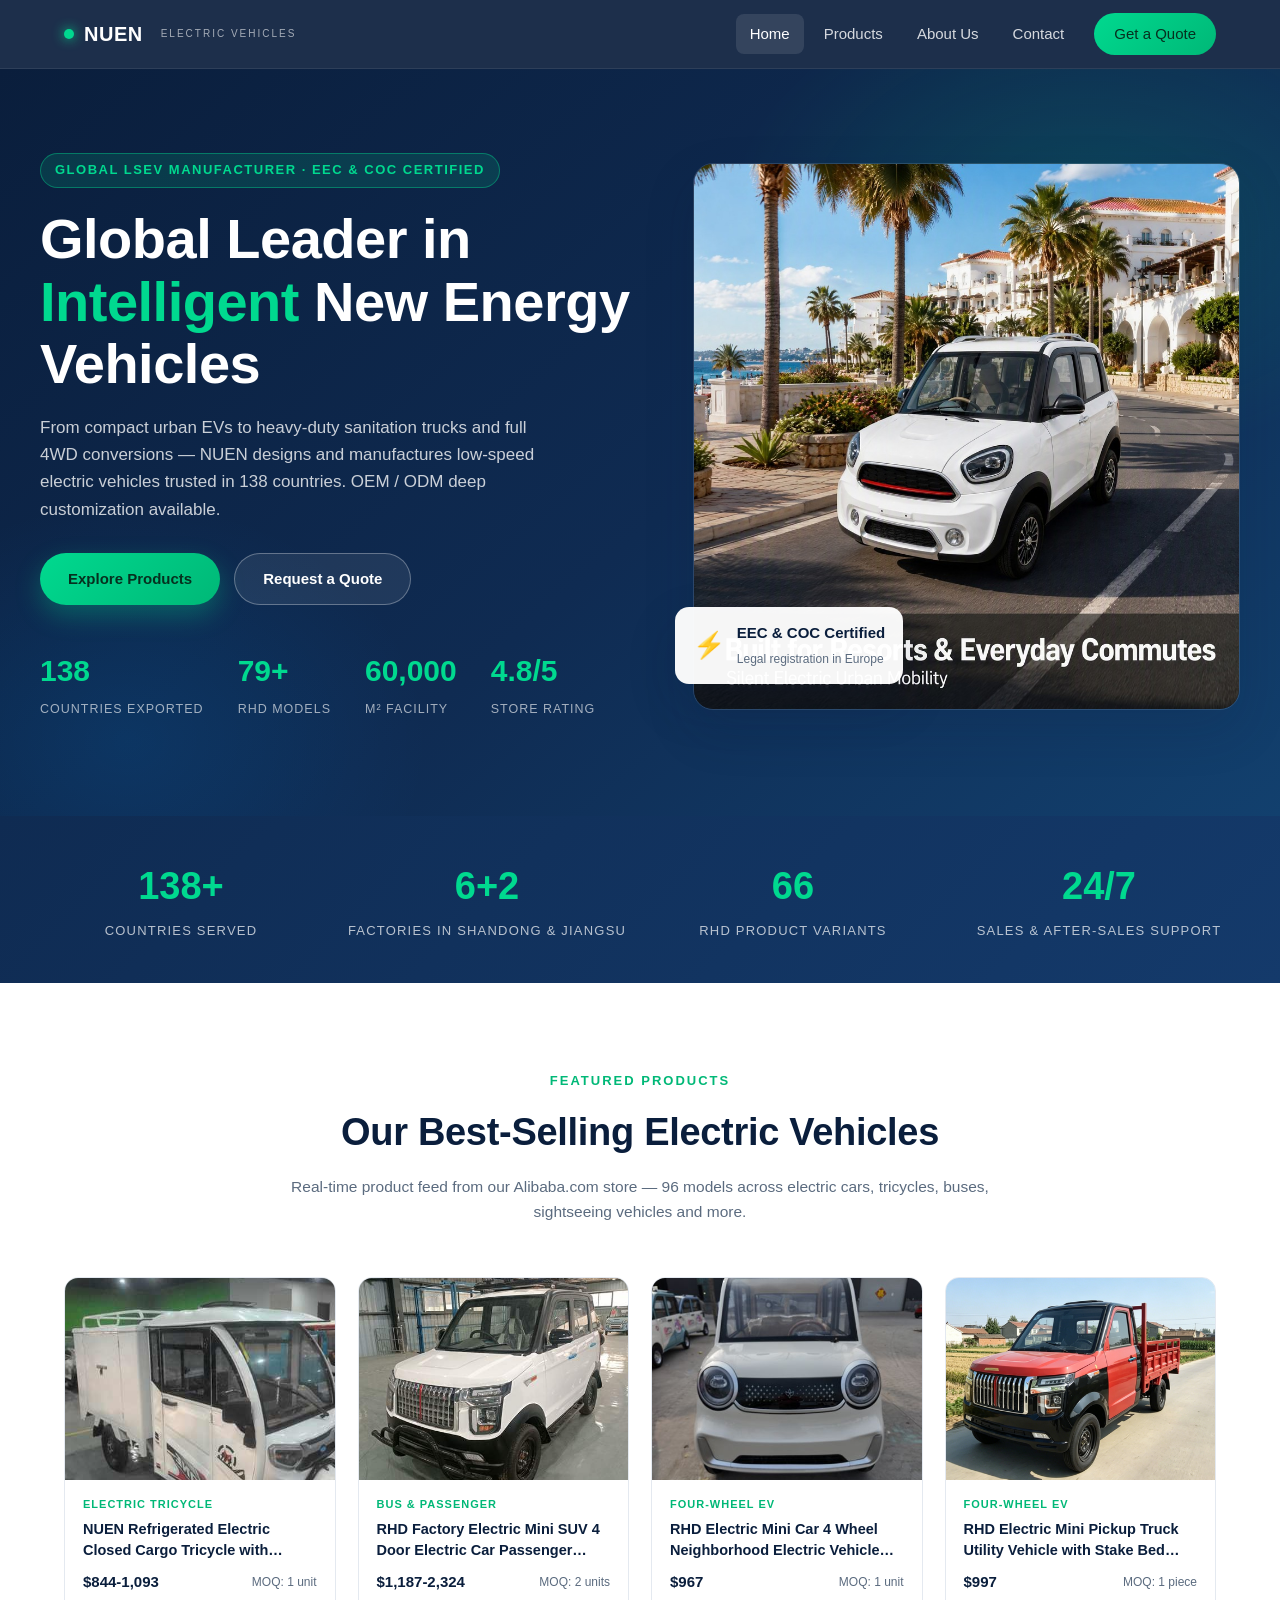
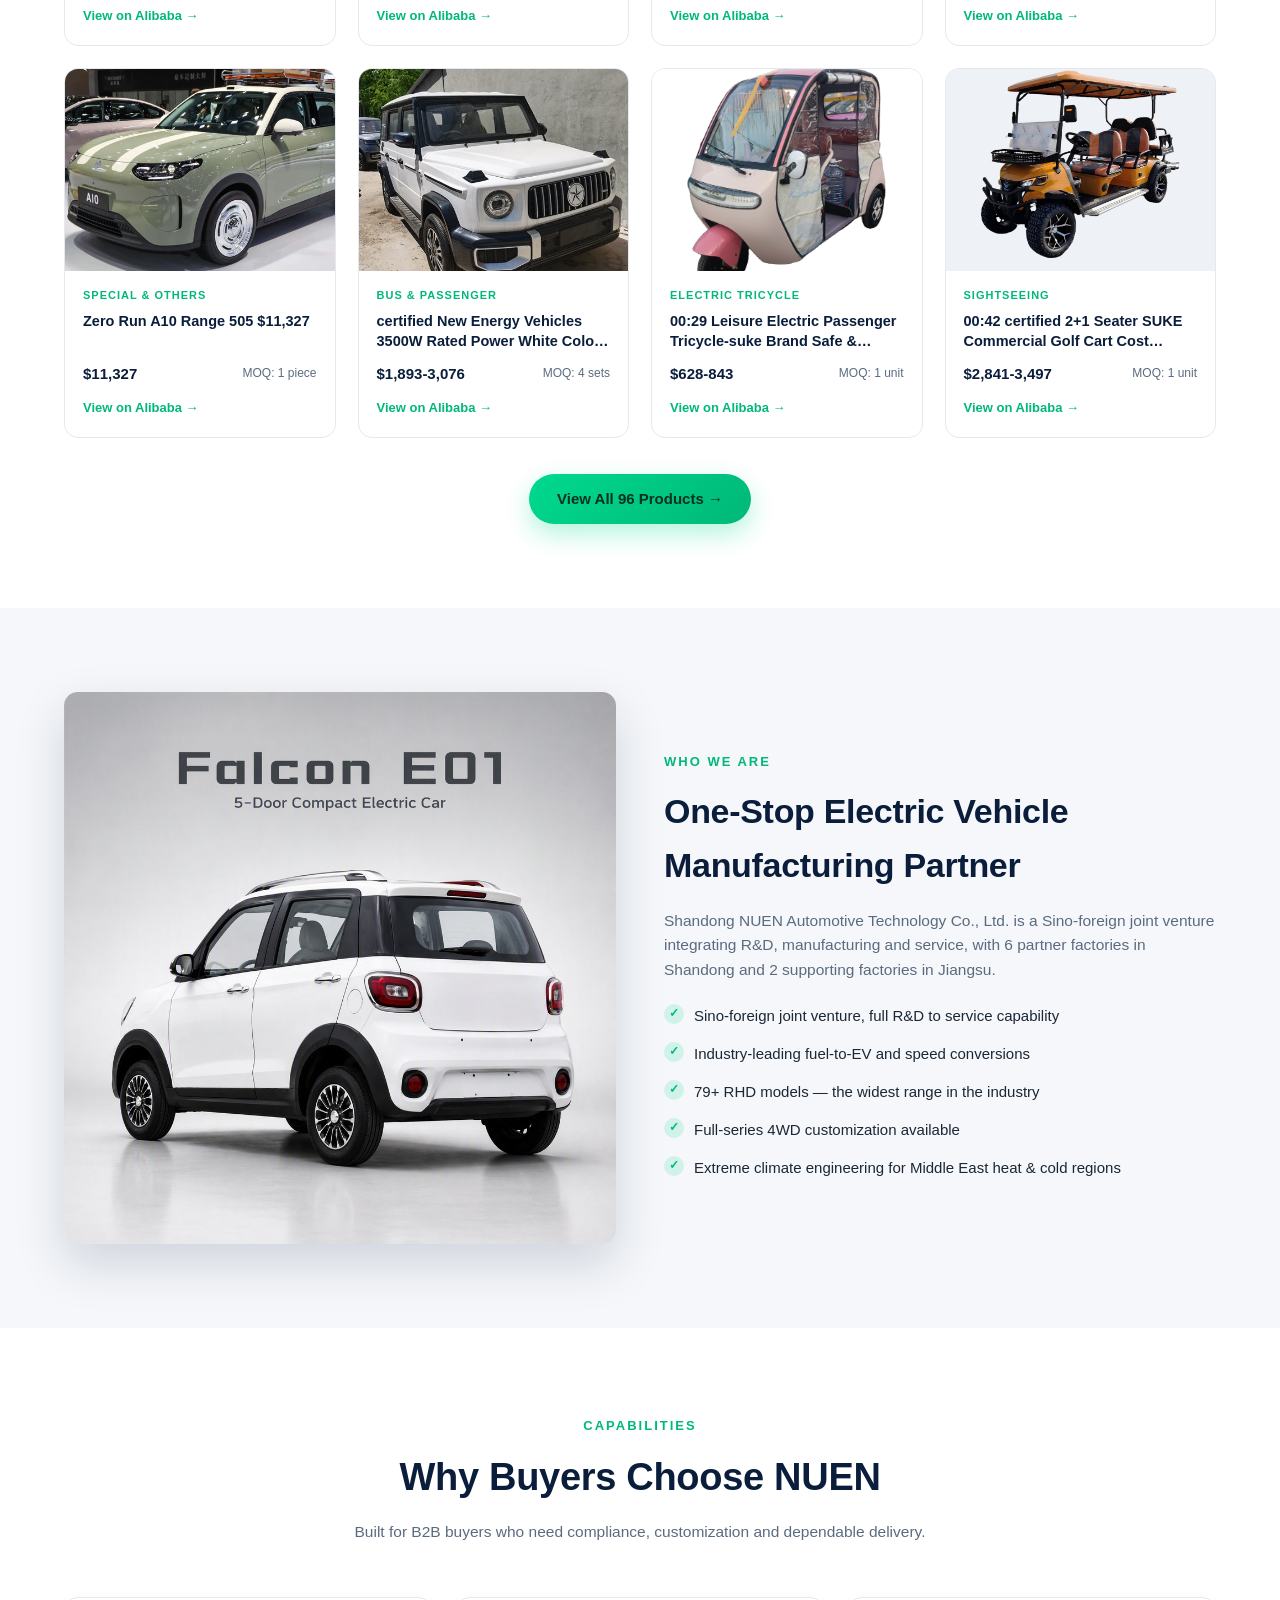
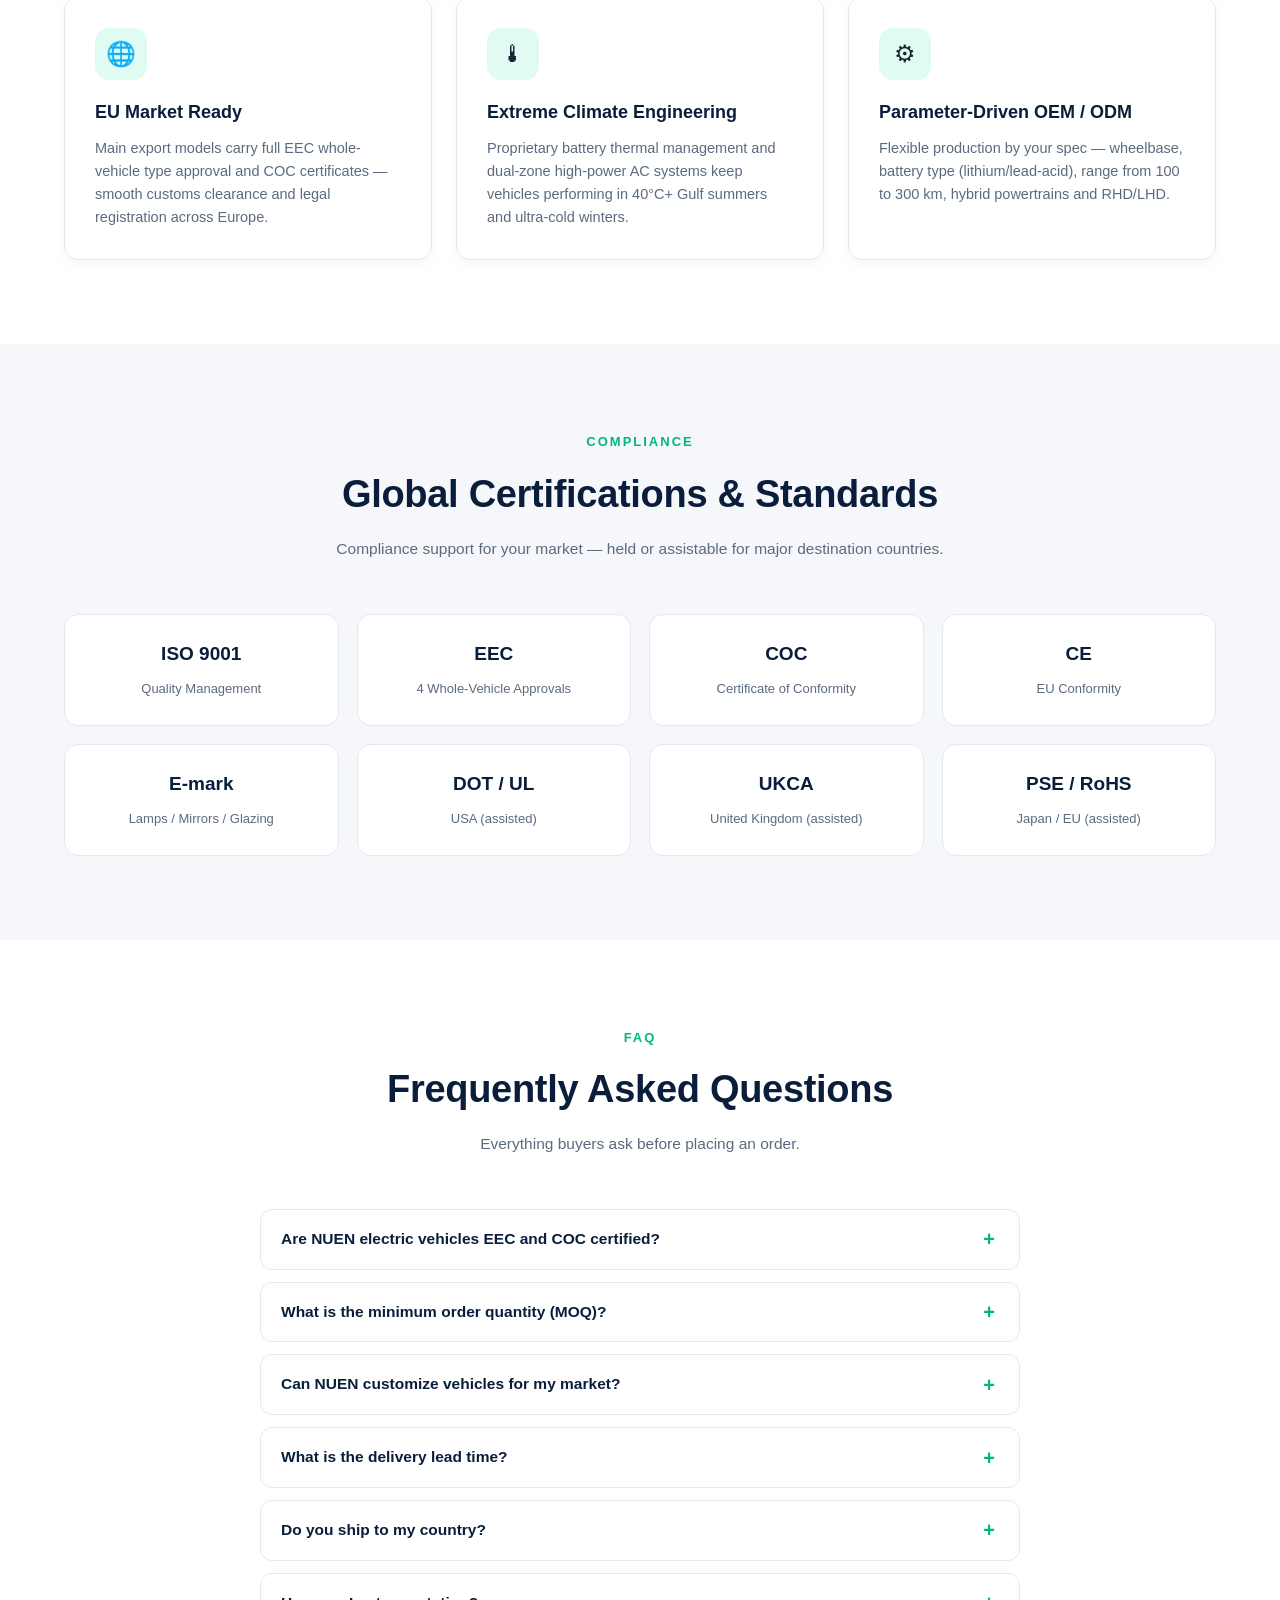
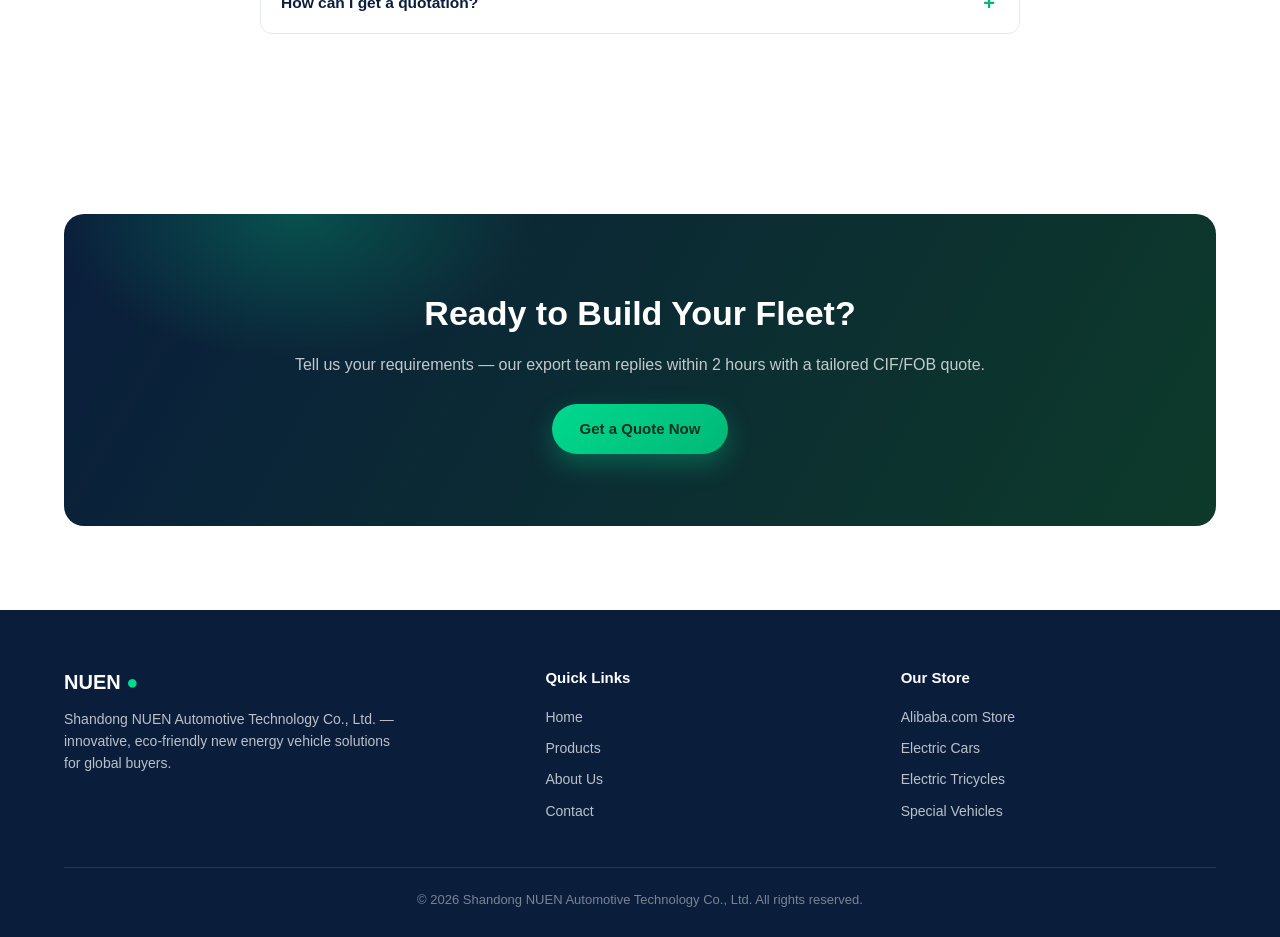
<file: index.html>
<!DOCTYPE html>
<html lang="en">
<head>
<meta charset="UTF-8">
<meta name="viewport" content="width=device-width, initial-scale=1.0">
<title>NUEN Electric Vehicles - Global LSEV Manufacturer | Low Speed Electric Vehicles</title>
<meta name="description" content="Shandong NUEN Automotive Technology Co., Ltd. - global leader in low-speed electric vehicles (LSEV). EEC & COC certified electric cars, tricycles, buses, fire trucks and special vehicles. OEM/ODM available.">
<link rel="stylesheet" href="css/style.css">
<meta property="og:type" content="website">
<meta property="og:title" content="NUEN Electric Vehicles - Global LSEV Manufacturer">
<meta property="og:description" content="EEC & COC certified low-speed electric vehicles: electric cars, tricycles, buses and special vehicles. 138 countries, OEM/ODM available.">
<meta property="og:image" content="https://yutaiagri.github.io/nuen-website/assets/04_Application_Scene.jpg">
<meta property="og:url" content="https://yutaiagri.github.io/nuen-website/">
<meta name="twitter:card" content="summary_large_image">
<!-- Google Analytics 4 — replace G-XXXXXXXXXX with your Measurement ID -->
<script async src="https://www.googletagmanager.com/gtag/js?id=G-XXXXXXXXXX"></script>
<script>
  window.dataLayer = window.dataLayer || [];
  function gtag(){dataLayer.push(arguments);}
  gtag('js', new Date());
  gtag('config', 'G-XXXXXXXXXX');
</script>
<script type="application/ld+json">
{
  "@context": "https://schema.org",
  "@type": "Organization",
  "name": "Shandong NUEN Automotive Technology Co., Ltd.",
  "alternateName": "NUEN Electric Vehicles",
  "url": "https://yutaiagri.github.io/nuen-website/",
  "logo": "https://yutaiagri.github.io/nuen-website/assets/01_WhiteBG_Hero.jpg",
  "description": "Global leader in intelligent new energy vehicles. Sino-foreign JV manufacturer of EEC & COC certified low-speed electric vehicles, exported to 138 countries.",
  "address": { "@type": "PostalAddress", "addressCountry": "CN", "addressRegion": "Shandong" },
  "sameAs": [ "https://niuen.en.alibaba.com/" ],
  "contactPoint": { "@type": "ContactPoint", "contactType": "sales", "email": "529420947@qq.com", "availableLanguage": "English" }
}
</script>
<script type="application/ld+json">
{
  "@context": "https://schema.org",
  "@type": "FAQPage",
  "mainEntity": [
    { "@type": "Question", "name": "Are NUEN electric vehicles EEC and COC certified?", "acceptedAnswer": { "@type": "Answer", "text": "Yes. NUEN's main export models carry full EEC whole-vehicle type approval and COC certificates, ensuring smooth customs clearance and legal registration in Europe." } },
    { "@type": "Question", "name": "What is the minimum order quantity (MOQ)?", "acceptedAnswer": { "@type": "Answer", "text": "Most NUEN models have an MOQ of 1 unit, which is ideal for distributors and dealers who want to test the market first. Bulk and fleet pricing is available." } },
    { "@type": "Question", "name": "Can NUEN customize vehicles for my market?", "acceptedAnswer": { "@type": "Answer", "text": "Yes. We support OEM/ODM deep customization: RHD or LHD, lithium or lead-acid batteries, 100-300 km range, wheelbase and cargo volume, 4WD, fuel-to-EV conversions and extreme climate packages." } },
    { "@type": "Question", "name": "What is the delivery lead time?", "acceptedAnswer": { "@type": "Answer", "text": "Typical lead time is 15-30 days depending on configuration and order size. We export from Qingdao Port with CIF or FOB terms." } },
    { "@type": "Question", "name": "Do you ship to my country?", "acceptedAnswer": { "@type": "Answer", "text": "NUEN exports to 138 countries including USA, Mexico, UK, UAE and Japan. We also assist with destination compliance such as DOT, UL, UKCA, PSE and RoHS." } },
    { "@type": "Question", "name": "How can I get a quotation?", "acceptedAnswer": { "@type": "Answer", "text": "Send your requirements through the contact form or email 529420947@qq.com. Our export team replies within 2 hours with a tailored CIF/FOB quote." } }
  ]
}
</script>
</head>
<body>

<header class="navbar">
  <div class="container nav-inner">
    <a href="index.html" class="brand"><span class="dot"></span>NUEN<span style="margin-left:8px;"><small>Electric Vehicles</small></span></a>
    <nav class="nav-links" id="navLinks">
      <a href="index.html" class="active">Home</a>
      <a href="products.html">Products</a>
      <a href="about.html">About Us</a>
      <a href="contact.html">Contact</a>
      <a href="contact.html" class="nav-cta">Get a Quote</a>
    </nav>
    <button class="nav-toggle" id="navToggle" aria-label="Menu">&#9776;</button>
  </div>
</header>

<!-- ============ HERO ============ -->
<section class="hero">
  <div class="container hero-grid">
    <div>
      <span class="hero-kicker">Global LSEV Manufacturer &middot; EEC &amp; COC Certified</span>
      <h1>Global Leader in <span class="accent">Intelligent</span> New Energy Vehicles</h1>
      <p class="lead">From compact urban EVs to heavy-duty sanitation trucks and full 4WD conversions — NUEN designs and manufactures low-speed electric vehicles trusted in 138 countries. OEM / ODM deep customization available.</p>
      <div class="hero-btns">
        <a href="products.html" class="btn btn-green">Explore Products</a>
        <a href="contact.html" class="btn btn-ghost">Request a Quote</a>
      </div>
      <div class="hero-stats">
        <div class="stat"><b>138</b><span>Countries Exported</span></div>
        <div class="stat"><b>79+</b><span>RHD Models</span></div>
        <div class="stat"><b>60,000</b><span>m&sup2; Facility</span></div>
        <div class="stat"><b>4.8/5</b><span>Store Rating</span></div>
      </div>
    </div>
    <div class="hero-visual">
      <div class="glow"></div>
      <img class="hero-img" src="assets/04_Application_Scene.jpg" alt="NUEN electric vehicle in application scene">
      <div class="hero-badge">
        <span class="ico">&#9889;</span>
        <div><b>EEC &amp; COC Certified</b><span>Legal registration in Europe</span></div>
      </div>
    </div>
  </div>
</section>

<!-- ============ STATS BAND ============ -->
<section class="band">
  <div class="container band-grid">
    <div class="item"><b>138+</b><span>Countries Served</span></div>
    <div class="item"><b>6+2</b><span>Factories in Shandong &amp; Jiangsu</span></div>
    <div class="item"><b>66</b><span>RHD Product Variants</span></div>
    <div class="item"><b>24/7</b><span>Sales &amp; After-sales Support</span></div>
  </div>
</section>

<!-- ============ FEATURED PRODUCTS ============ -->
<section class="section">
  <div class="container">
    <div class="section-head">
      <span class="tag">Featured Products</span>
      <h2>Our Best-Selling Electric Vehicles</h2>
      <p>Real-time product feed from our Alibaba.com store — 96 models across electric cars, tricycles, buses, sightseeing vehicles and more.</p>
    </div>
    <div class="prod-grid" id="featuredGrid"></div>
    <div style="text-align:center; margin-top:36px;">
      <a href="products.html" class="btn btn-green">View All 96 Products &rarr;</a>
    </div>
  </div>
</section>

<!-- ============ COMPANY STRENGTH ============ -->
<section class="section alt">
  <div class="container split">
    <div class="imgbox reveal"><img src="assets/02_45Degree_Angle.jpg" alt="NUEN E01 electric vehicle 45 degree view"></div>
    <div class="reveal">
      <span class="tag">Who We Are</span>
      <h2>One-Stop Electric Vehicle Manufacturing Partner</h2>
      <p>Shandong NUEN Automotive Technology Co., Ltd. is a Sino-foreign joint venture integrating R&amp;D, manufacturing and service, with 6 partner factories in Shandong and 2 supporting factories in Jiangsu.</p>
      <ul class="check-list">
        <li>Sino-foreign joint venture, full R&amp;D to service capability</li>
        <li>Industry-leading fuel-to-EV and speed conversions</li>
        <li>79+ RHD models — the widest range in the industry</li>
        <li>Full-series 4WD customization available</li>
        <li>Extreme climate engineering for Middle East heat &amp; cold regions</li>
      </ul>
    </div>
  </div>
</section>

<!-- ============ CAPABILITIES ============ -->
<section class="section">
  <div class="container">
    <div class="section-head">
      <span class="tag">Capabilities</span>
      <h2>Why Buyers Choose NUEN</h2>
      <p>Built for B2B buyers who need compliance, customization and dependable delivery.</p>
    </div>
    <div class="cards3">
      <div class="card reveal">
        <div class="ico">&#127760;</div>
        <h3>EU Market Ready</h3>
        <p>Main export models carry full EEC whole-vehicle type approval and COC certificates — smooth customs clearance and legal registration across Europe.</p>
      </div>
      <div class="card reveal">
        <div class="ico">&#127777;</div>
        <h3>Extreme Climate Engineering</h3>
        <p>Proprietary battery thermal management and dual-zone high-power AC systems keep vehicles performing in 40&deg;C+ Gulf summers and ultra-cold winters.</p>
      </div>
      <div class="card reveal">
        <div class="ico">&#9881;</div>
        <h3>Parameter-Driven OEM / ODM</h3>
        <p>Flexible production by your spec — wheelbase, battery type (lithium/lead-acid), range from 100 to 300 km, hybrid powertrains and RHD/LHD.</p>
      </div>
    </div>
  </div>
</section>

<!-- ============ CERTIFICATIONS ============ -->
<section class="section alt">
  <div class="container">
    <div class="section-head">
      <span class="tag">Compliance</span>
      <h2>Global Certifications &amp; Standards</h2>
      <p>Compliance support for your market — held or assistable for major destination countries.</p>
    </div>
    <div class="cert-grid">
      <div class="cert"><b>ISO 9001</b><span>Quality Management</span></div>
      <div class="cert"><b>EEC</b><span>4 Whole-Vehicle Approvals</span></div>
      <div class="cert"><b>COC</b><span>Certificate of Conformity</span></div>
      <div class="cert"><b>CE</b><span>EU Conformity</span></div>
      <div class="cert"><b>E-mark</b><span>Lamps / Mirrors / Glazing</span></div>
      <div class="cert"><b>DOT / UL</b><span>USA (assisted)</span></div>
      <div class="cert"><b>UKCA</b><span>United Kingdom (assisted)</span></div>
      <div class="cert"><b>PSE / RoHS</b><span>Japan / EU (assisted)</span></div>
    </div>
  </div>
</section>

<!-- ============ FAQ ============ -->
<section class="section">
  <div class="container">
    <div class="section-head">
      <span class="tag">FAQ</span>
      <h2>Frequently Asked Questions</h2>
      <p>Everything buyers ask before placing an order.</p>
    </div>
    <div class="faq">
      <details>
        <summary>Are NUEN electric vehicles EEC and COC certified?</summary>
        <p>Yes. NUEN's main export models carry full EEC whole-vehicle type approval and COC certificates, ensuring smooth customs clearance and legal registration in Europe.</p>
      </details>
      <details>
        <summary>What is the minimum order quantity (MOQ)?</summary>
        <p>Most NUEN models have an MOQ of 1 unit — ideal for distributors and dealers who want to test the market first. Bulk and fleet pricing is available.</p>
      </details>
      <details>
        <summary>Can NUEN customize vehicles for my market?</summary>
        <p>Yes. We support OEM/ODM deep customization: RHD or LHD, lithium or lead-acid batteries, 100-300 km range, wheelbase and cargo volume, 4WD, fuel-to-EV conversions and extreme climate packages.</p>
      </details>
      <details>
        <summary>What is the delivery lead time?</summary>
        <p>Typical lead time is 15-30 days depending on configuration and order size. We export from Qingdao Port with CIF or FOB terms.</p>
      </details>
      <details>
        <summary>Do you ship to my country?</summary>
        <p>NUEN exports to 138 countries including USA, Mexico, UK, UAE and Japan. We also assist with destination compliance such as DOT, UL, UKCA, PSE and RoHS.</p>
      </details>
      <details>
        <summary>How can I get a quotation?</summary>
        <p>Send your requirements through the contact form or email <a href="mailto:529420947@qq.com">529420947@qq.com</a>. Our export team replies within 2 hours with a tailored CIF/FOB quote.</p>
      </details>
    </div>
  </div>
</section>

<!-- ============ CTA ============ -->
<section class="section">
  <div class="container">
    <div class="cta-band">
      <h2>Ready to Build Your Fleet?</h2>
      <p>Tell us your requirements — our export team replies within 2 hours with a tailored CIF/FOB quote.</p>
      <a href="contact.html" class="btn btn-green">Get a Quote Now</a>
    </div>
  </div>
</section>

<!-- ============ FOOTER ============ -->
<footer>
  <div class="container">
    <div class="foot-grid">
      <div>
        <div class="foot-brand">NUEN <span class="dot">&#9679;</span></div>
        <p style="font-size:14px; max-width:340px;">Shandong NUEN Automotive Technology Co., Ltd. — innovative, eco-friendly new energy vehicle solutions for global buyers.</p>
      </div>
      <div>
        <h4>Quick Links</h4>
        <ul>
          <li><a href="index.html">Home</a></li>
          <li><a href="products.html">Products</a></li>
          <li><a href="about.html">About Us</a></li>
          <li><a href="contact.html">Contact</a></li>
        </ul>
      </div>
      <div>
        <h4>Our Store</h4>
        <ul>
          <li><a href="https://niuen.en.alibaba.com/" target="_blank" rel="noopener">Alibaba.com Store</a></li>
          <li><a href="products.html">Electric Cars</a></li>
          <li><a href="products.html">Electric Tricycles</a></li>
          <li><a href="products.html">Special Vehicles</a></li>
        </ul>
      </div>
    </div>
    <div class="copy">&copy; 2026 Shandong NUEN Automotive Technology Co., Ltd. All rights reserved.</div>
  </div>
</footer>

<script src="js/products.js"></script>
<script src="js/main.js"></script>
</body>
</html>
</file>
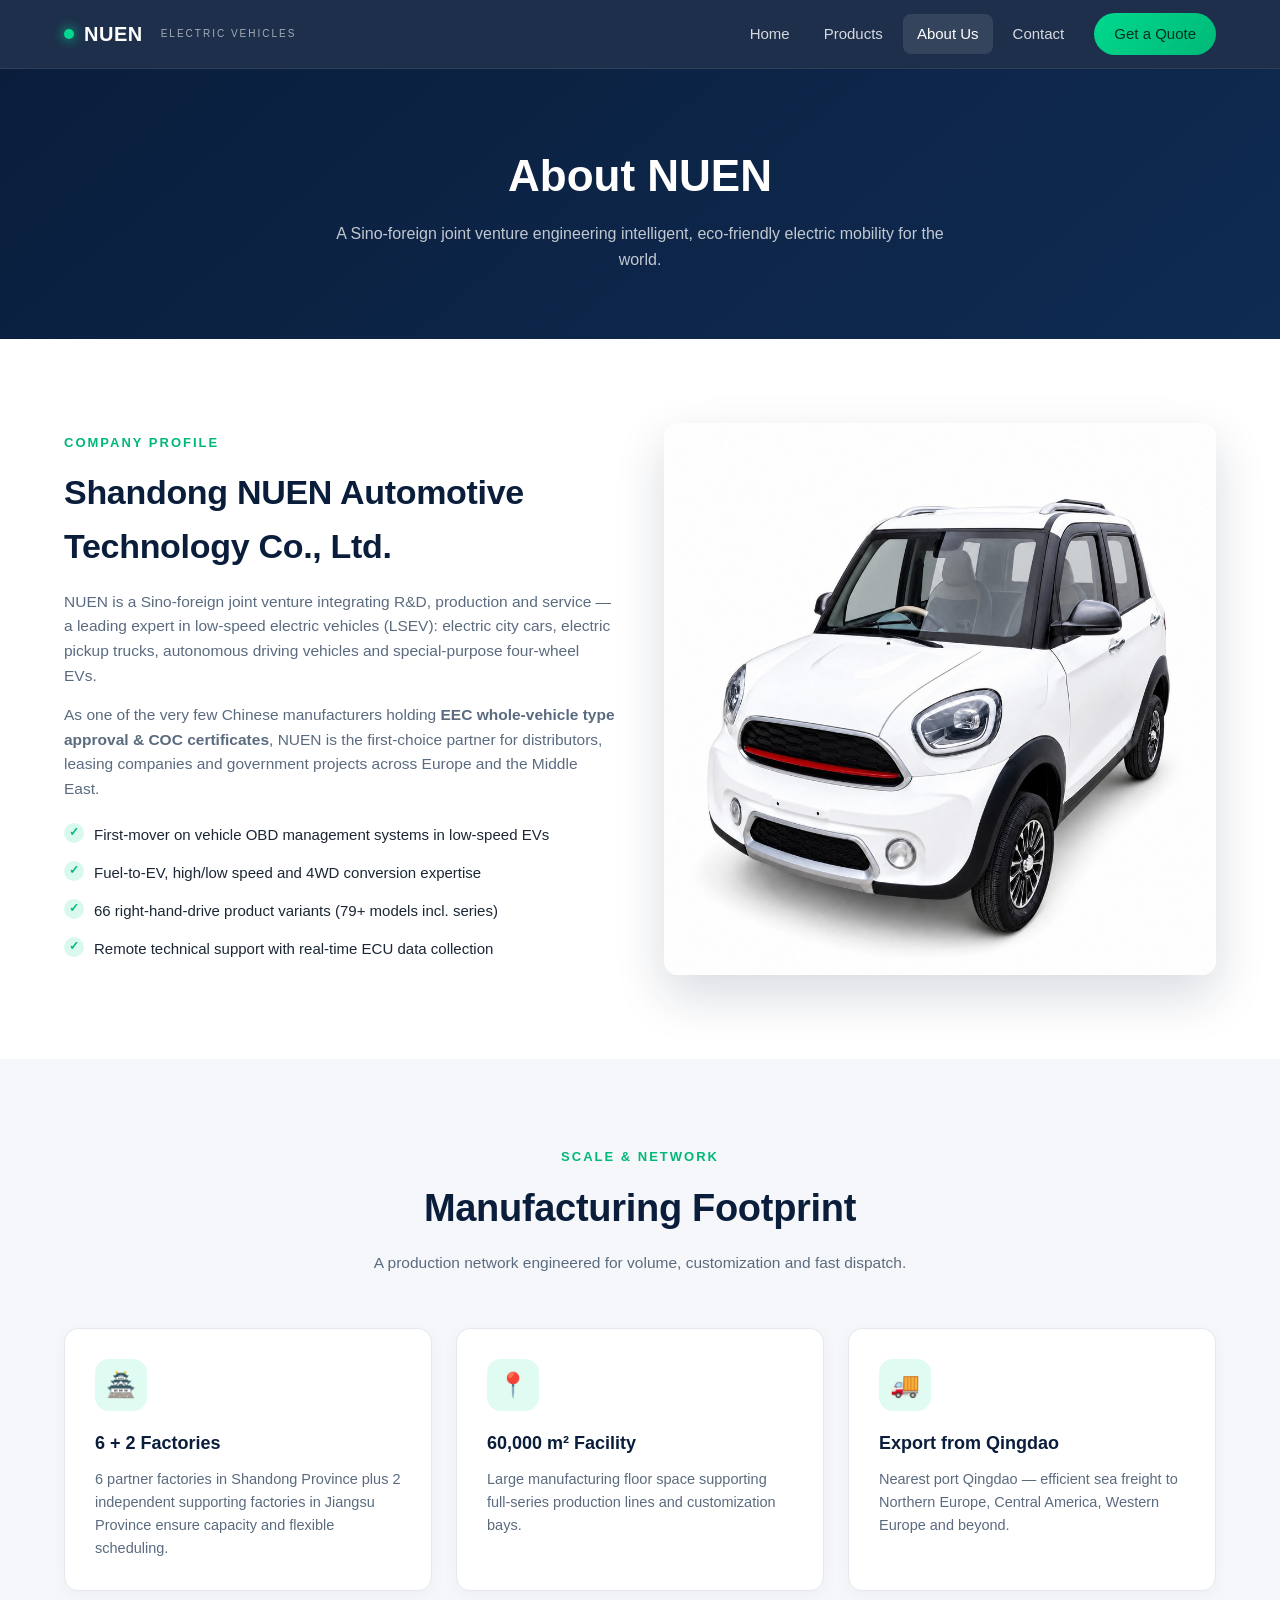
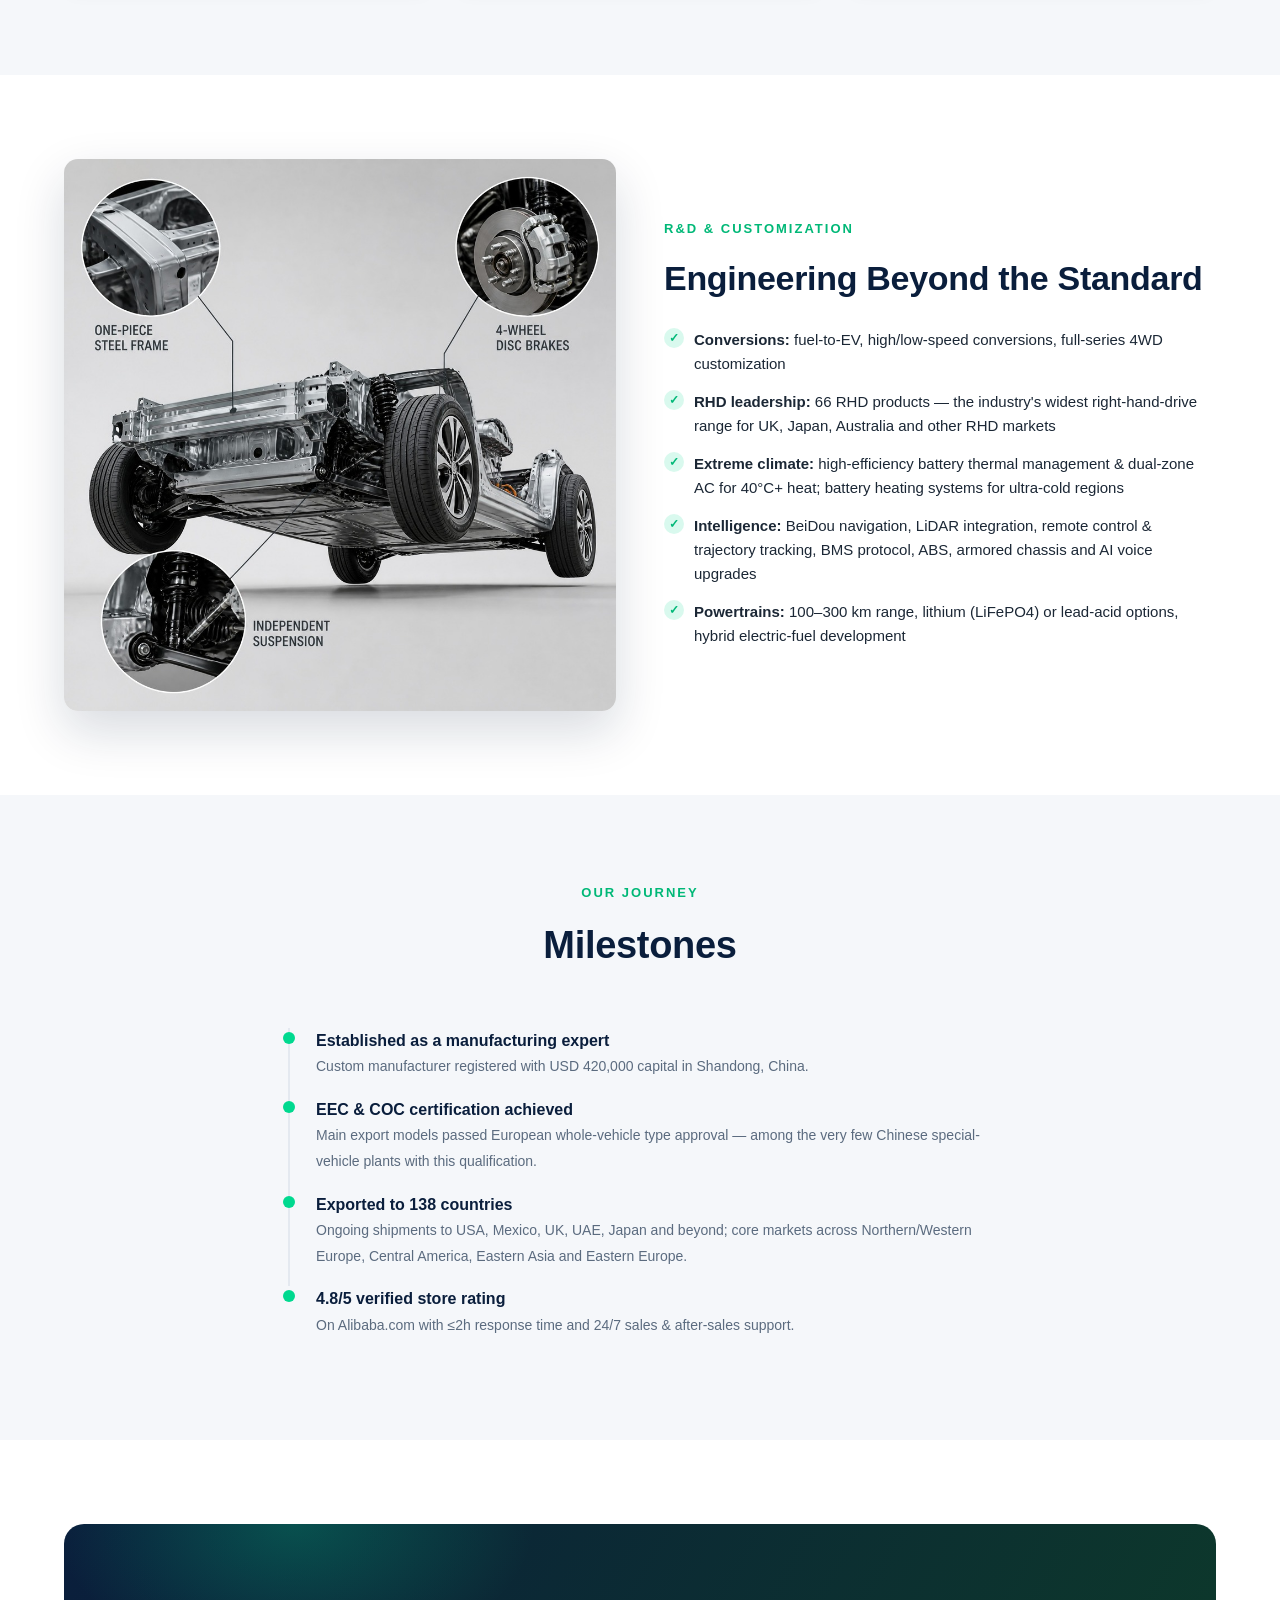
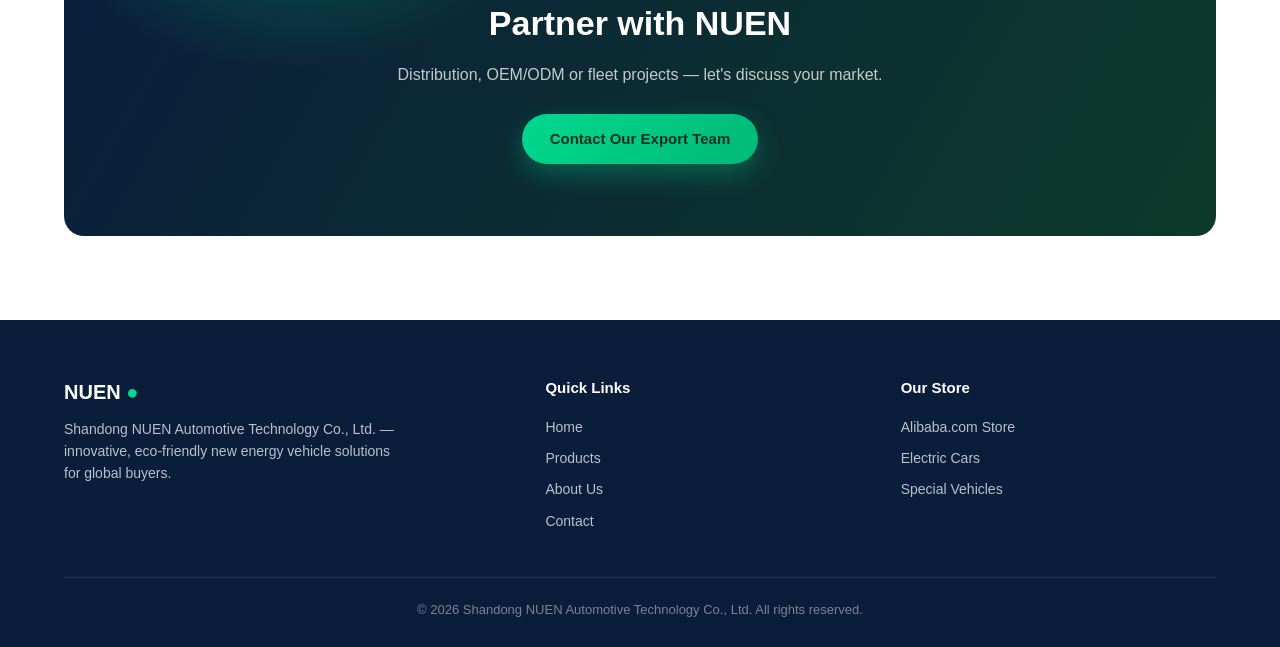
<file: about.html>
<!DOCTYPE html>
<html lang="en">
<head>
<meta charset="UTF-8">
<meta name="viewport" content="width=device-width, initial-scale=1.0">
<title>About NUEN - Shandong NUEN Automotive Technology Co., Ltd.</title>
<meta name="description" content="Shandong NUEN Automotive Technology Co., Ltd. - Sino-foreign JV manufacturer of low-speed electric vehicles. 6+2 factories, 138 countries, EEC/COC certified.">
<link rel="stylesheet" href="css/style.css">
<meta property="og:type" content="website">
<meta property="og:title" content="About NUEN - Shandong NUEN Automotive Technology Co., Ltd.">
<meta property="og:description" content="Sino-foreign JV manufacturer of low-speed electric vehicles. 6+2 factories, 138 countries exported, EEC/COC certified, 79+ RHD models.">
<meta property="og:image" content="https://yutaiagri.github.io/nuen-website/assets/01_WhiteBG_Hero.jpg">
<meta property="og:url" content="https://yutaiagri.github.io/nuen-website/about.html">
<meta name="twitter:card" content="summary_large_image">
<!-- Google Analytics 4 — replace G-XXXXXXXXXX with your Measurement ID -->
<script async src="https://www.googletagmanager.com/gtag/js?id=G-XXXXXXXXXX"></script>
<script>
  window.dataLayer = window.dataLayer || [];
  function gtag(){dataLayer.push(arguments);}
  gtag('js', new Date());
  gtag('config', 'G-XXXXXXXXXX');
</script>
</head>
<body>

<header class="navbar">
  <div class="container nav-inner">
    <a href="index.html" class="brand"><span class="dot"></span>NUEN<span style="margin-left:8px;"><small>Electric Vehicles</small></span></a>
    <nav class="nav-links" id="navLinks">
      <a href="index.html">Home</a>
      <a href="products.html">Products</a>
      <a href="about.html" class="active">About Us</a>
      <a href="contact.html">Contact</a>
      <a href="contact.html" class="nav-cta">Get a Quote</a>
    </nav>
    <button class="nav-toggle" id="navToggle" aria-label="Menu">&#9776;</button>
  </div>
</header>

<section class="page-hero">
  <div class="container">
    <h1>About NUEN</h1>
    <p>A Sino-foreign joint venture engineering intelligent, eco-friendly electric mobility for the world.</p>
  </div>
</section>

<!-- Company intro -->
<section class="section">
  <div class="container split">
    <div class="reveal">
      <span class="tag">Company Profile</span>
      <h2>Shandong NUEN Automotive Technology Co., Ltd.</h2>
      <p>NUEN is a Sino-foreign joint venture integrating R&amp;D, production and service — a leading expert in low-speed electric vehicles (LSEV): electric city cars, electric pickup trucks, autonomous driving vehicles and special-purpose four-wheel EVs.</p>
      <p>As one of the very few Chinese manufacturers holding <b>EEC whole-vehicle type approval &amp; COC certificates</b>, NUEN is the first-choice partner for distributors, leasing companies and government projects across Europe and the Middle East.</p>
      <ul class="check-list">
        <li>First-mover on vehicle OBD management systems in low-speed EVs</li>
        <li>Fuel-to-EV, high/low speed and 4WD conversion expertise</li>
        <li>66 right-hand-drive product variants (79+ models incl. series)</li>
        <li>Remote technical support with real-time ECU data collection</li>
      </ul>
    </div>
    <div class="imgbox reveal"><img src="assets/01_WhiteBG_Hero.jpg" alt="NUEN electric vehicle white background"></div>
  </div>
</section>

<!-- Scale & network -->
<section class="section alt">
  <div class="container">
    <div class="section-head">
      <span class="tag">Scale &amp; Network</span>
      <h2>Manufacturing Footprint</h2>
      <p>A production network engineered for volume, customization and fast dispatch.</p>
    </div>
    <div class="cards3">
      <div class="card reveal">
        <div class="ico">&#127983;</div>
        <h3>6 + 2 Factories</h3>
        <p>6 partner factories in Shandong Province plus 2 independent supporting factories in Jiangsu Province ensure capacity and flexible scheduling.</p>
      </div>
      <div class="card reveal">
        <div class="ico">&#128205;</div>
        <h3>60,000 m&sup2; Facility</h3>
        <p>Large manufacturing floor space supporting full-series production lines and customization bays.</p>
      </div>
      <div class="card reveal">
        <div class="ico">&#128666;</div>
        <h3>Export from Qingdao</h3>
        <p>Nearest port Qingdao — efficient sea freight to Northern Europe, Central America, Western Europe and beyond.</p>
      </div>
    </div>
  </div>
</section>

<!-- R&D / customization -->
<section class="section">
  <div class="container split">
    <div class="imgbox reveal"><img src="assets/03_Chassis_Detail.jpg" alt="NUEN chassis detail"></div>
    <div class="reveal">
      <span class="tag">R&amp;D &amp; Customization</span>
      <h2>Engineering Beyond the Standard</h2>
      <ul class="check-list">
        <li><b>Conversions:</b> fuel-to-EV, high/low-speed conversions, full-series 4WD customization</li>
        <li><b>RHD leadership:</b> 66 RHD products — the industry's widest right-hand-drive range for UK, Japan, Australia and other RHD markets</li>
        <li><b>Extreme climate:</b> high-efficiency battery thermal management &amp; dual-zone AC for 40&deg;C+ heat; battery heating systems for ultra-cold regions</li>
        <li><b>Intelligence:</b> BeiDou navigation, LiDAR integration, remote control &amp; trajectory tracking, BMS protocol, ABS, armored chassis and AI voice upgrades</li>
        <li><b>Powertrains:</b> 100–300 km range, lithium (LiFePO4) or lead-acid options, hybrid electric-fuel development</li>
      </ul>
    </div>
  </div>
</section>

<!-- Journey -->
<section class="section alt">
  <div class="container">
    <div class="section-head">
      <span class="tag">Our Journey</span>
      <h2>Milestones</h2>
    </div>
    <ul class="timeline" style="max-width:720px; margin:0 auto;">
      <li><b>Established as a manufacturing expert</b><span>Custom manufacturer registered with USD 420,000 capital in Shandong, China.</span></li>
      <li><b>EEC &amp; COC certification achieved</b><span>Main export models passed European whole-vehicle type approval — among the very few Chinese special-vehicle plants with this qualification.</span></li>
      <li><b>Exported to 138 countries</b><span>Ongoing shipments to USA, Mexico, UK, UAE, Japan and beyond; core markets across Northern/Western Europe, Central America, Eastern Asia and Eastern Europe.</span></li>
      <li><b>4.8/5 verified store rating</b><span>On Alibaba.com with &le;2h response time and 24/7 sales &amp; after-sales support.</span></li>
    </ul>
  </div>
</section>

<!-- CTA -->
<section class="section">
  <div class="container">
    <div class="cta-band">
      <h2>Partner with NUEN</h2>
      <p>Distribution, OEM/ODM or fleet projects — let's discuss your market.</p>
      <a href="contact.html" class="btn btn-green">Contact Our Export Team</a>
    </div>
  </div>
</section>

<footer>
  <div class="container">
    <div class="foot-grid">
      <div>
        <div class="foot-brand">NUEN <span class="dot">&#9679;</span></div>
        <p style="font-size:14px; max-width:340px;">Shandong NUEN Automotive Technology Co., Ltd. — innovative, eco-friendly new energy vehicle solutions for global buyers.</p>
      </div>
      <div>
        <h4>Quick Links</h4>
        <ul>
          <li><a href="index.html">Home</a></li>
          <li><a href="products.html">Products</a></li>
          <li><a href="about.html">About Us</a></li>
          <li><a href="contact.html">Contact</a></li>
        </ul>
      </div>
      <div>
        <h4>Our Store</h4>
        <ul>
          <li><a href="https://niuen.en.alibaba.com/" target="_blank" rel="noopener">Alibaba.com Store</a></li>
          <li><a href="products.html">Electric Cars</a></li>
          <li><a href="products.html">Special Vehicles</a></li>
        </ul>
      </div>
    </div>
    <div class="copy">&copy; 2026 Shandong NUEN Automotive Technology Co., Ltd. All rights reserved.</div>
  </div>
</footer>

<script src="js/products.js"></script>
<script src="js/main.js"></script>
</body>
</html>
</file>
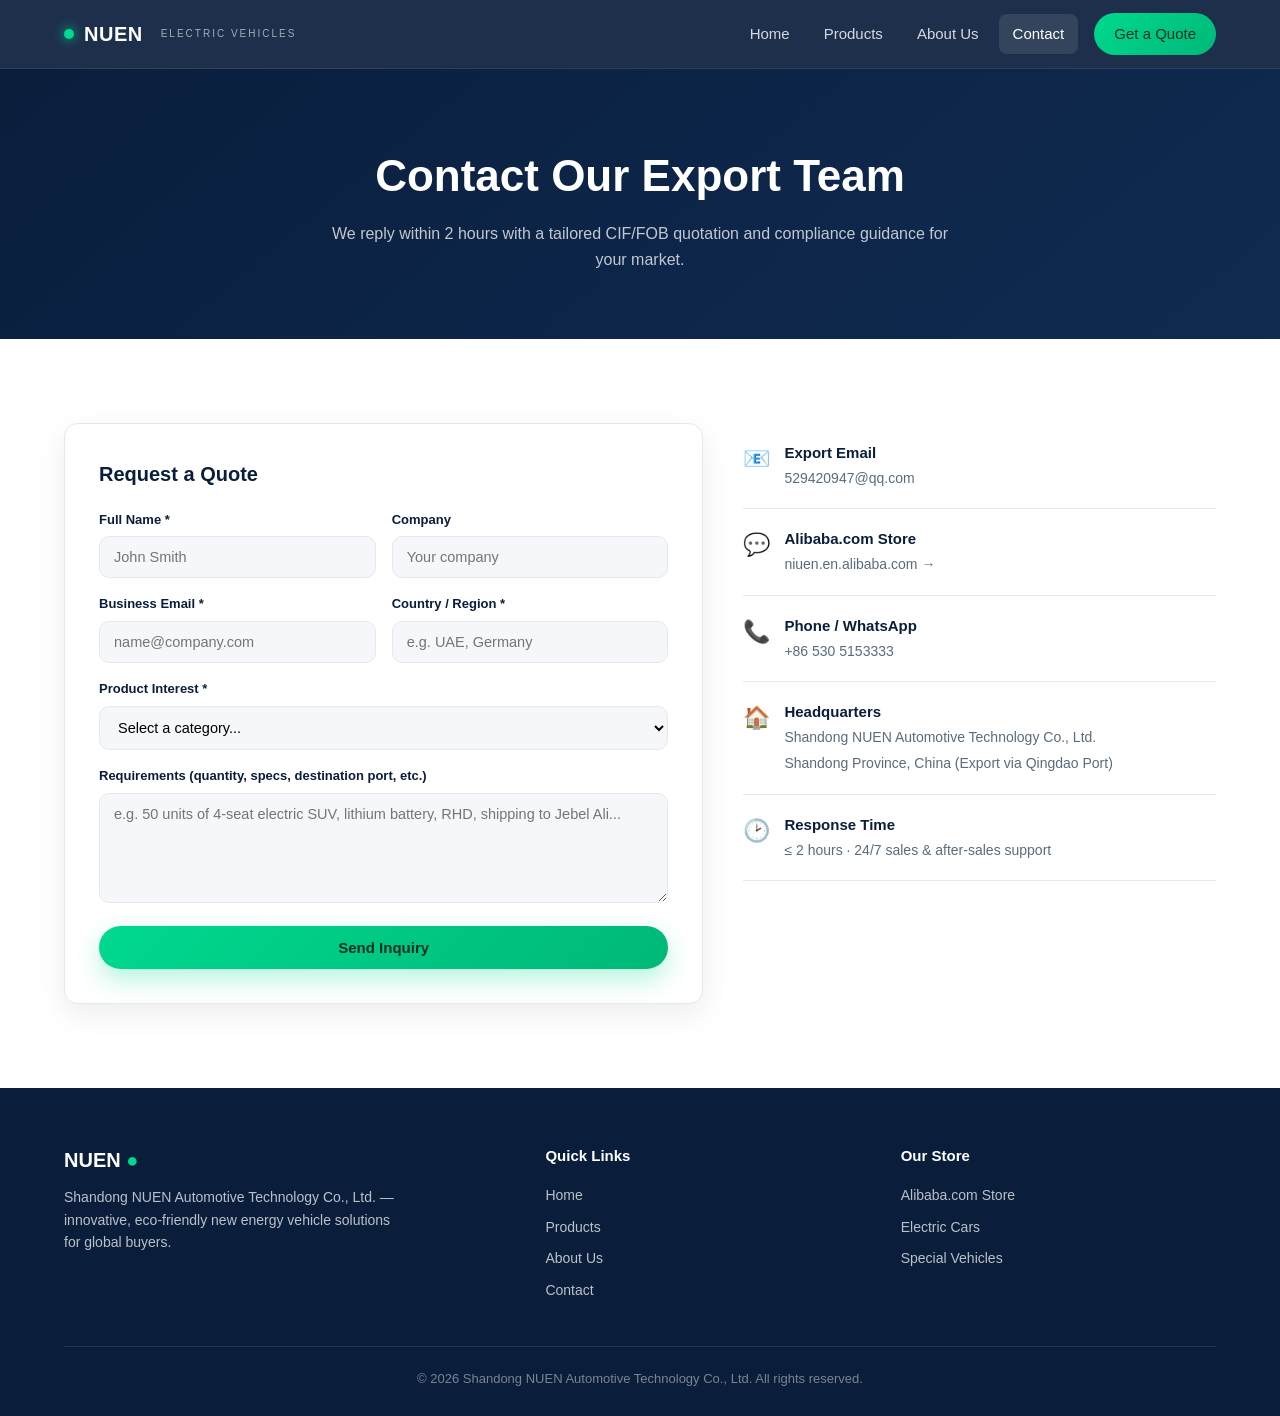
<file: contact.html>
<!DOCTYPE html>
<html lang="en">
<head>
<meta charset="UTF-8">
<meta name="viewport" content="width=device-width, initial-scale=1.0">
<title>Contact NUEN - Get a Quote for Electric Vehicles</title>
<meta name="description" content="Contact Shandong NUEN Automotive Technology Co., Ltd. for electric vehicle quotes, OEM/ODM customization and distribution partnership.">
<link rel="stylesheet" href="css/style.css">
<meta property="og:type" content="website">
<meta property="og:title" content="Contact NUEN - Get a Quote for Electric Vehicles">
<meta property="og:description" content="Contact Shandong NUEN Automotive Technology Co., Ltd. for electric vehicle quotes, OEM/ODM customization and distribution partnership.">
<meta property="og:image" content="https://yutaiagri.github.io/nuen-website/assets/04_Application_Scene.jpg">
<meta property="og:url" content="https://yutaiagri.github.io/nuen-website/contact.html">
<meta name="twitter:card" content="summary_large_image">
<!-- Google Analytics 4 — replace G-XXXXXXXXXX with your Measurement ID -->
<script async src="https://www.googletagmanager.com/gtag/js?id=G-XXXXXXXXXX"></script>
<script>
  window.dataLayer = window.dataLayer || [];
  function gtag(){dataLayer.push(arguments);}
  gtag('js', new Date());
  gtag('config', 'G-XXXXXXXXXX');
</script>
<script type="application/ld+json">
{
  "@context": "https://schema.org",
  "@type": "ContactPage",
  "name": "Contact NUEN Export Team",
  "url": "https://yutaiagri.github.io/nuen-website/contact.html",
  "mainEntity": {
    "@type": "Organization",
    "name": "Shandong NUEN Automotive Technology Co., Ltd.",
    "url": "https://yutaiagri.github.io/nuen-website/",
    "contactPoint": [
      { "@type": "ContactPoint", "contactType": "sales", "email": "529420947@qq.com", "availableLanguage": "English", "hoursAvailable": "Mo-Su 00:00-24:00" },
      { "@type": "ContactPoint", "contactType": "sales", "telephone": "+86-530-5153333", "availableLanguage": "English" }
    ]
  }
}
</script>
</head>
<body>

<header class="navbar">
  <div class="container nav-inner">
    <a href="index.html" class="brand"><span class="dot"></span>NUEN<span style="margin-left:8px;"><small>Electric Vehicles</small></span></a>
    <nav class="nav-links" id="navLinks">
      <a href="index.html">Home</a>
      <a href="products.html">Products</a>
      <a href="about.html">About Us</a>
      <a href="contact.html" class="active">Contact</a>
      <a href="contact.html" class="nav-cta">Get a Quote</a>
    </nav>
    <button class="nav-toggle" id="navToggle" aria-label="Menu">&#9776;</button>
  </div>
</header>

<section class="page-hero">
  <div class="container">
    <h1>Contact Our Export Team</h1>
    <p>We reply within 2 hours with a tailored CIF/FOB quotation and compliance guidance for your market.</p>
  </div>
</section>

<section class="section">
  <div class="container contact-grid">
    <!-- Form -->
    <div class="form-card reveal">
      <h3 style="color:var(--navy); font-size:20px; margin-bottom:20px;">Request a Quote</h3>
      <form id="quoteForm">
        <div class="form-row">
          <div class="field">
            <label for="name">Full Name *</label>
            <input type="text" id="name" required placeholder="John Smith">
          </div>
          <div class="field">
            <label for="company">Company</label>
            <input type="text" id="company" placeholder="Your company">
          </div>
        </div>
        <div class="form-row">
          <div class="field">
            <label for="email">Business Email *</label>
            <input type="email" id="email" required placeholder="name@company.com">
          </div>
          <div class="field">
            <label for="country">Country / Region *</label>
            <input type="text" id="country" required placeholder="e.g. UAE, Germany">
          </div>
        </div>
        <div class="field">
          <label for="category">Product Interest *</label>
          <select id="category" required>
            <option value="">Select a category...</option>
            <option>Four-Wheel EV (Cars / Pickups / SUVs)</option>
            <option>Electric Tricycle / Cargo</option>
            <option>Bus / Passenger Vehicle</option>
            <option>Sightseeing / Golf Cart</option>
            <option>Motorcycle / Scooter</option>
            <option>Sanitation / Special Vehicle</option>
            <option>OEM / ODM Custom Project</option>
            <option>Distribution Partnership</option>
          </select>
        </div>
        <div class="field">
          <label for="message">Requirements (quantity, specs, destination port, etc.)</label>
          <textarea id="message" placeholder="e.g. 50 units of 4-seat electric SUV, lithium battery, RHD, shipping to Jebel Ali..."></textarea>
        </div>
        <button type="submit" class="btn btn-green" style="width:100%; justify-content:center;">Send Inquiry</button>
        <div class="form-ok" id="formOk">Thank you! Your inquiry has been prepared. For fastest response, please also send it to our export email (below) or via the Alibaba store chat.</div>
      </form>
    </div>

    <!-- Info -->
    <div class="contact-info reveal">
      <div class="ci">
        <span class="ico">&#128231;</span>
        <div><b>Export Email</b><a href="mailto:529420947@qq.com">529420947@qq.com</a></div>
      </div>
      <div class="ci">
        <span class="ico">&#128172;</span>
        <div><b>Alibaba.com Store</b><a href="https://niuen.en.alibaba.com/" target="_blank" rel="noopener">niuen.en.alibaba.com &rarr;</a></div>
      </div>
      <div class="ci">
        <span class="ico">&#128222;</span>
        <div><b>Phone / WhatsApp</b><span>+86 530 5153333</span></div>
      </div>
      <div class="ci">
        <span class="ico">&#127968;</span>
        <div><b>Headquarters</b><span>Shandong NUEN Automotive Technology Co., Ltd.<br>Shandong Province, China (Export via Qingdao Port)</span></div>
      </div>
      <div class="ci">
        <span class="ico">&#128337;</span>
        <div><b>Response Time</b><span>&le; 2 hours &middot; 24/7 sales &amp; after-sales support</span></div>
      </div>
    </div>
  </div>
</section>

<footer>
  <div class="container">
    <div class="foot-grid">
      <div>
        <div class="foot-brand">NUEN <span class="dot">&#9679;</span></div>
        <p style="font-size:14px; max-width:340px;">Shandong NUEN Automotive Technology Co., Ltd. — innovative, eco-friendly new energy vehicle solutions for global buyers.</p>
      </div>
      <div>
        <h4>Quick Links</h4>
        <ul>
          <li><a href="index.html">Home</a></li>
          <li><a href="products.html">Products</a></li>
          <li><a href="about.html">About Us</a></li>
          <li><a href="contact.html">Contact</a></li>
        </ul>
      </div>
      <div>
        <h4>Our Store</h4>
        <ul>
          <li><a href="https://niuen.en.alibaba.com/" target="_blank" rel="noopener">Alibaba.com Store</a></li>
          <li><a href="products.html">Electric Cars</a></li>
          <li><a href="products.html">Special Vehicles</a></li>
        </ul>
      </div>
    </div>
    <div class="copy">&copy; 2026 Shandong NUEN Automotive Technology Co., Ltd. All rights reserved.</div>
  </div>
</footer>

<script src="js/products.js"></script>
<script src="js/main.js"></script>
</body>
</html>
</file>
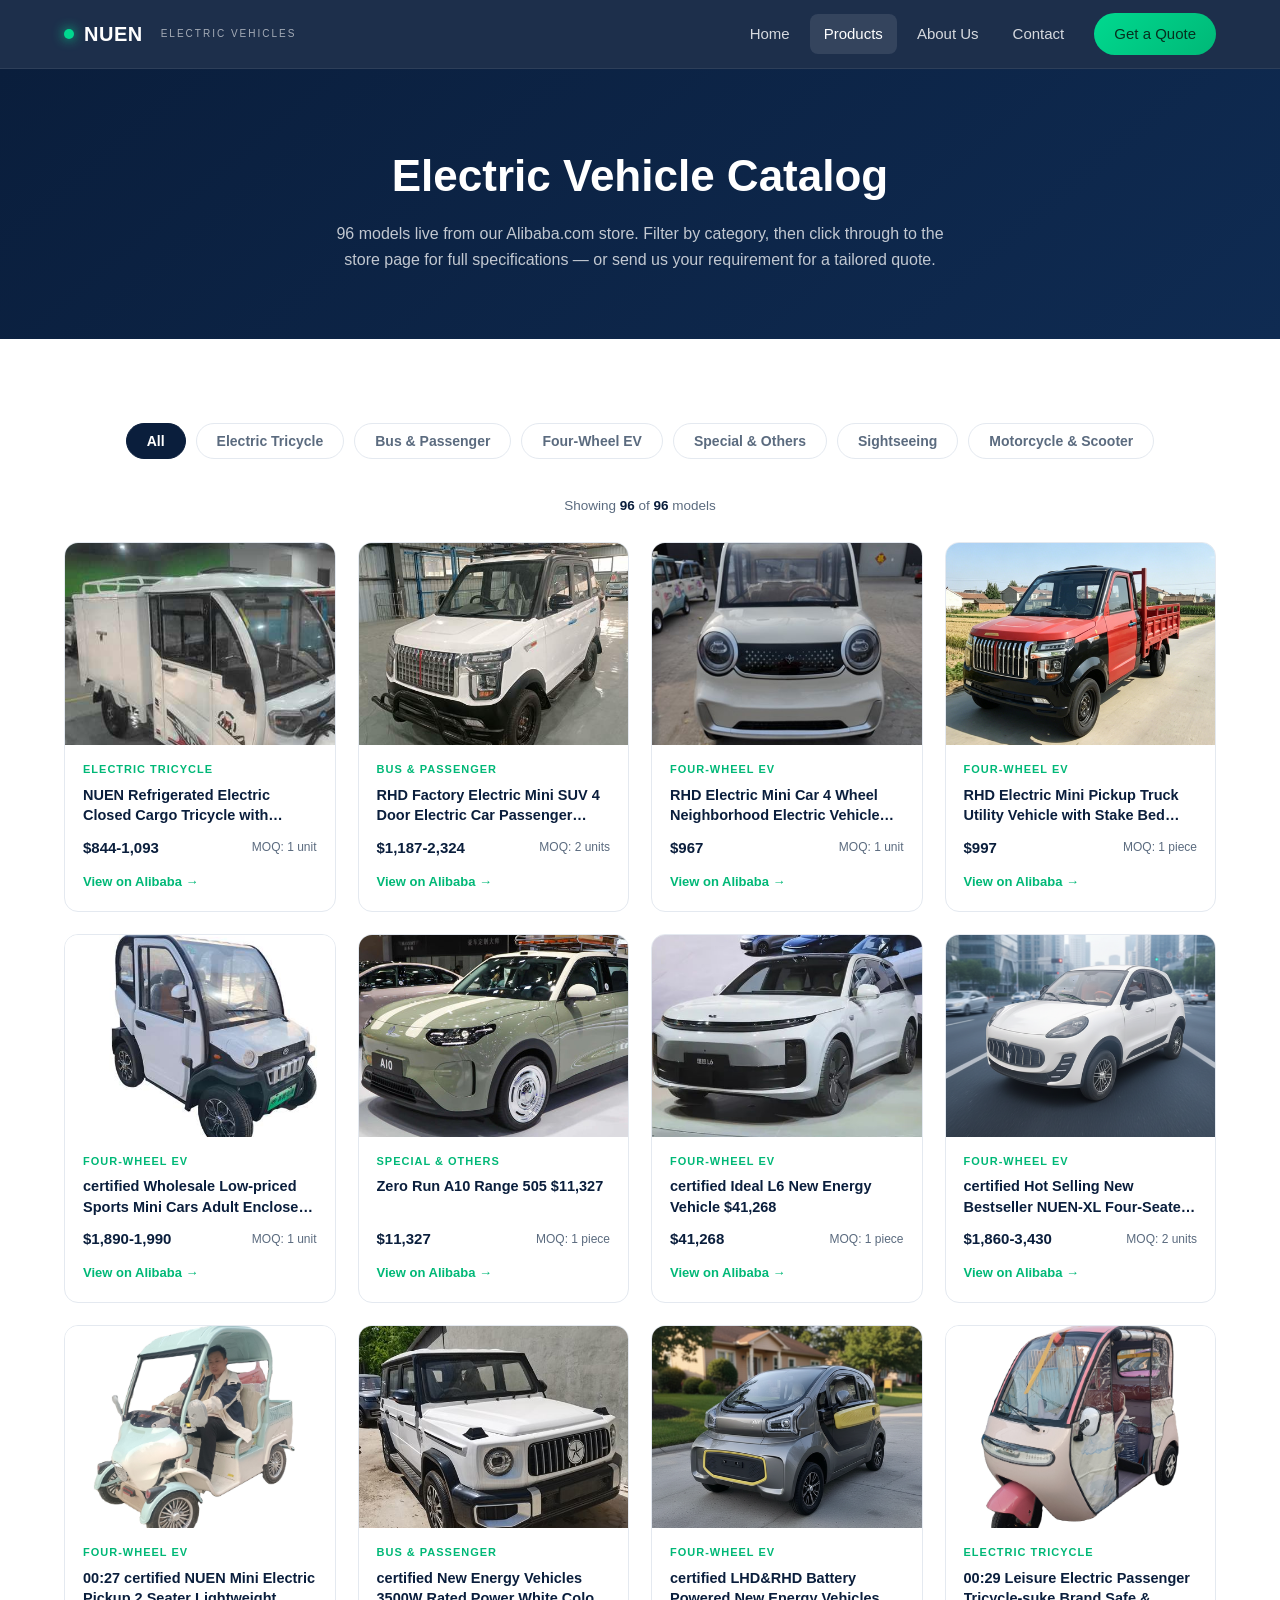
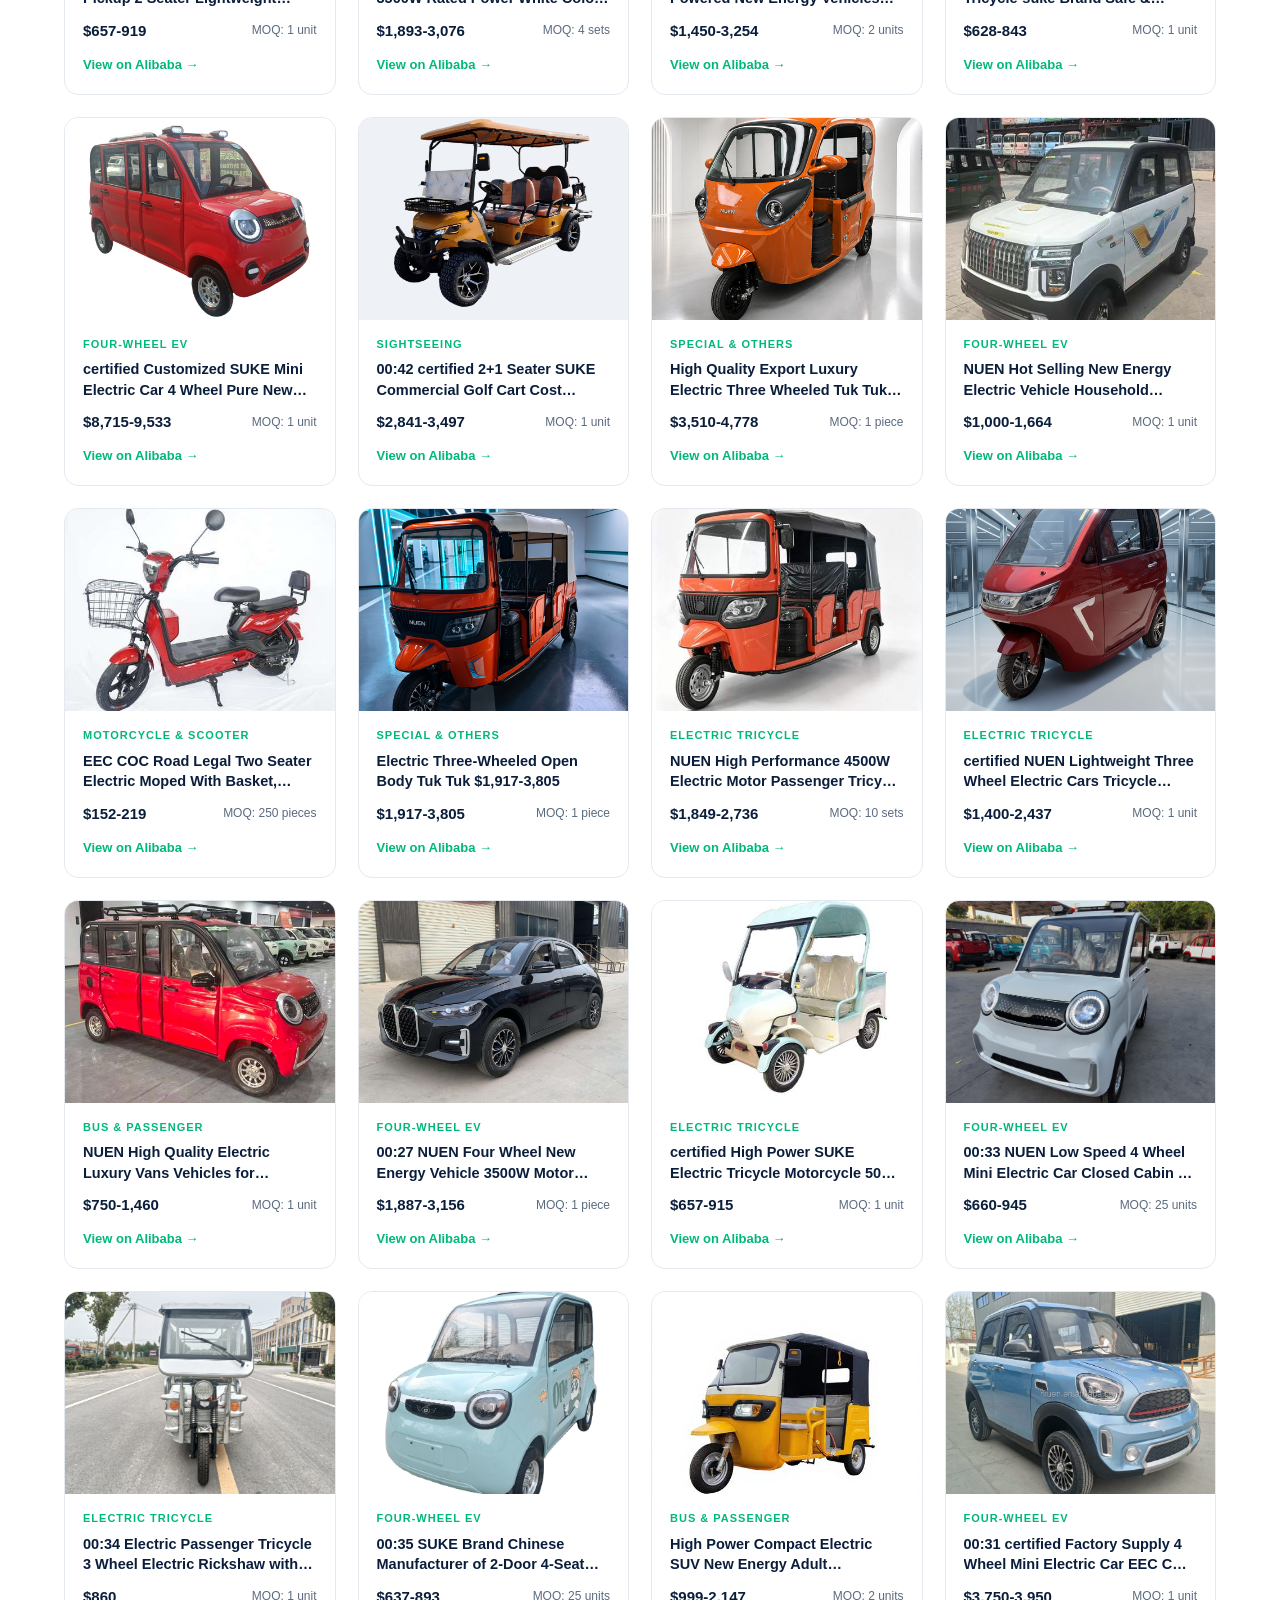
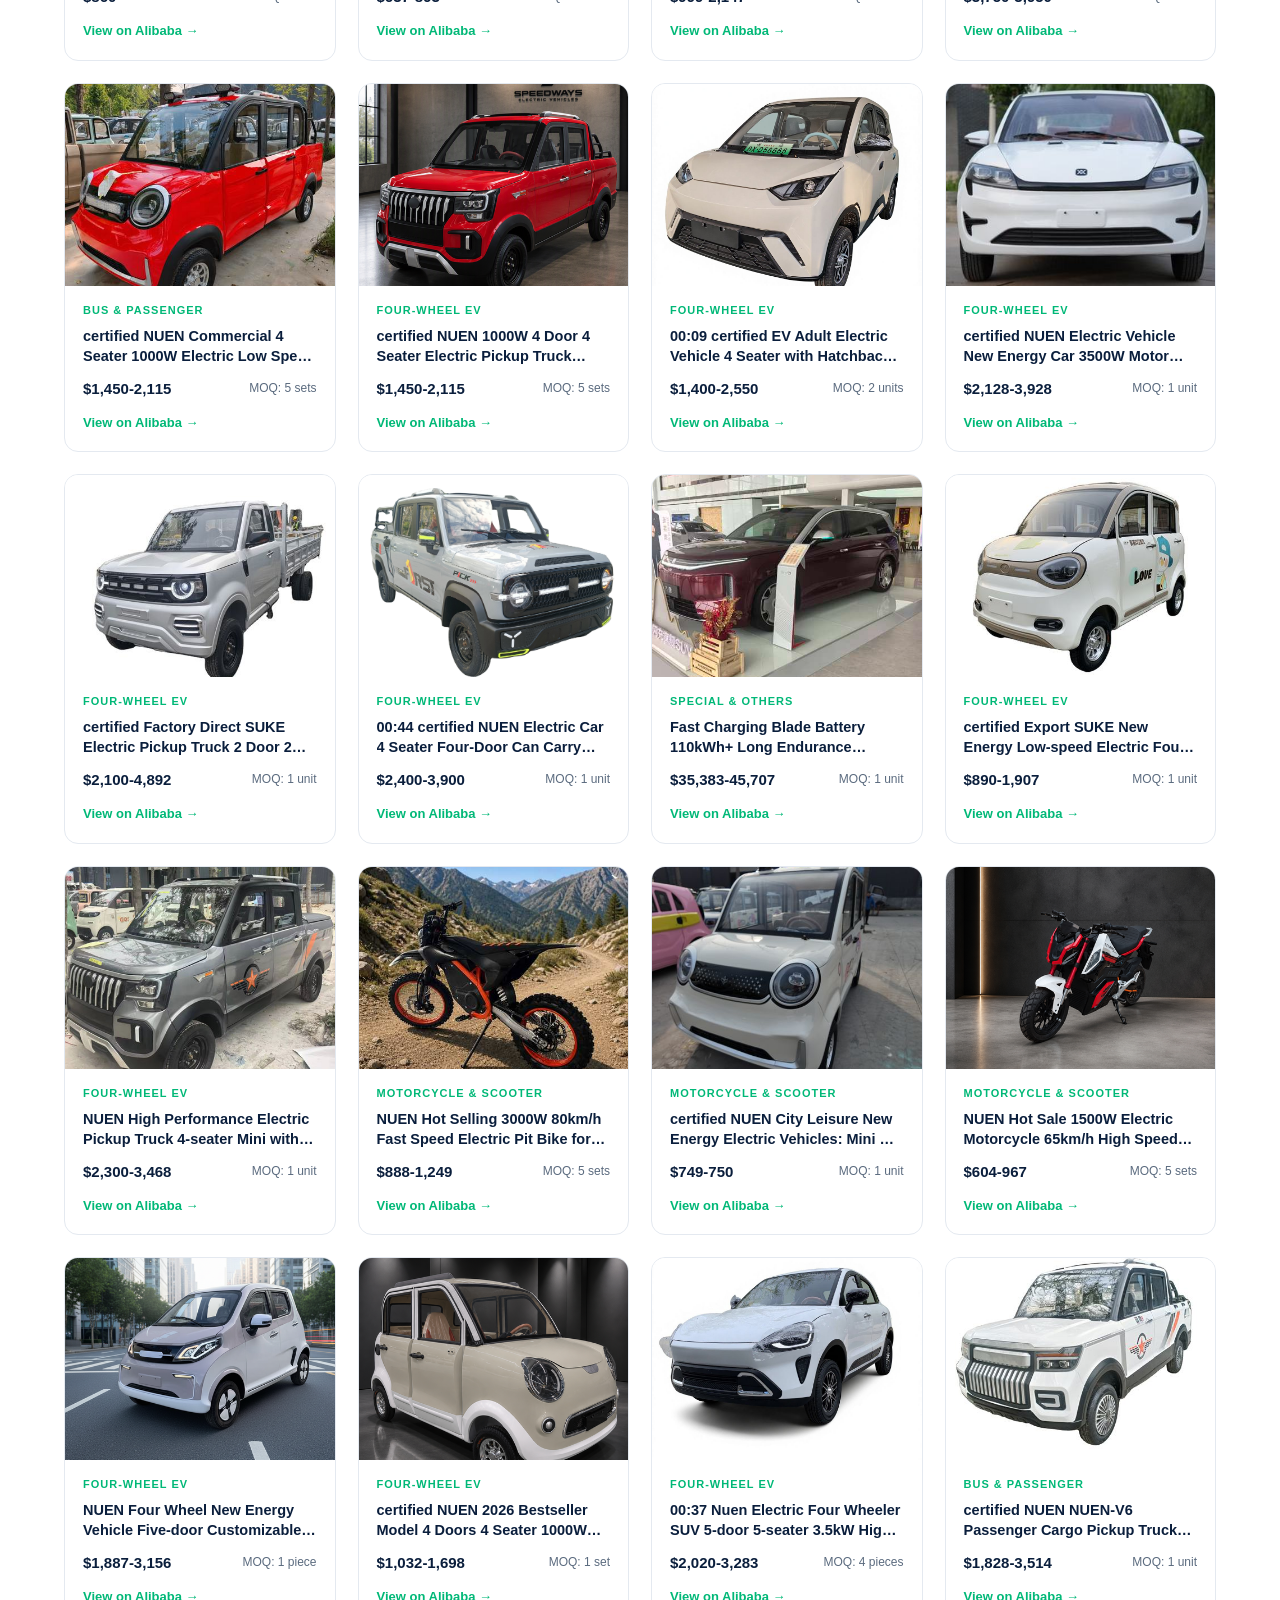
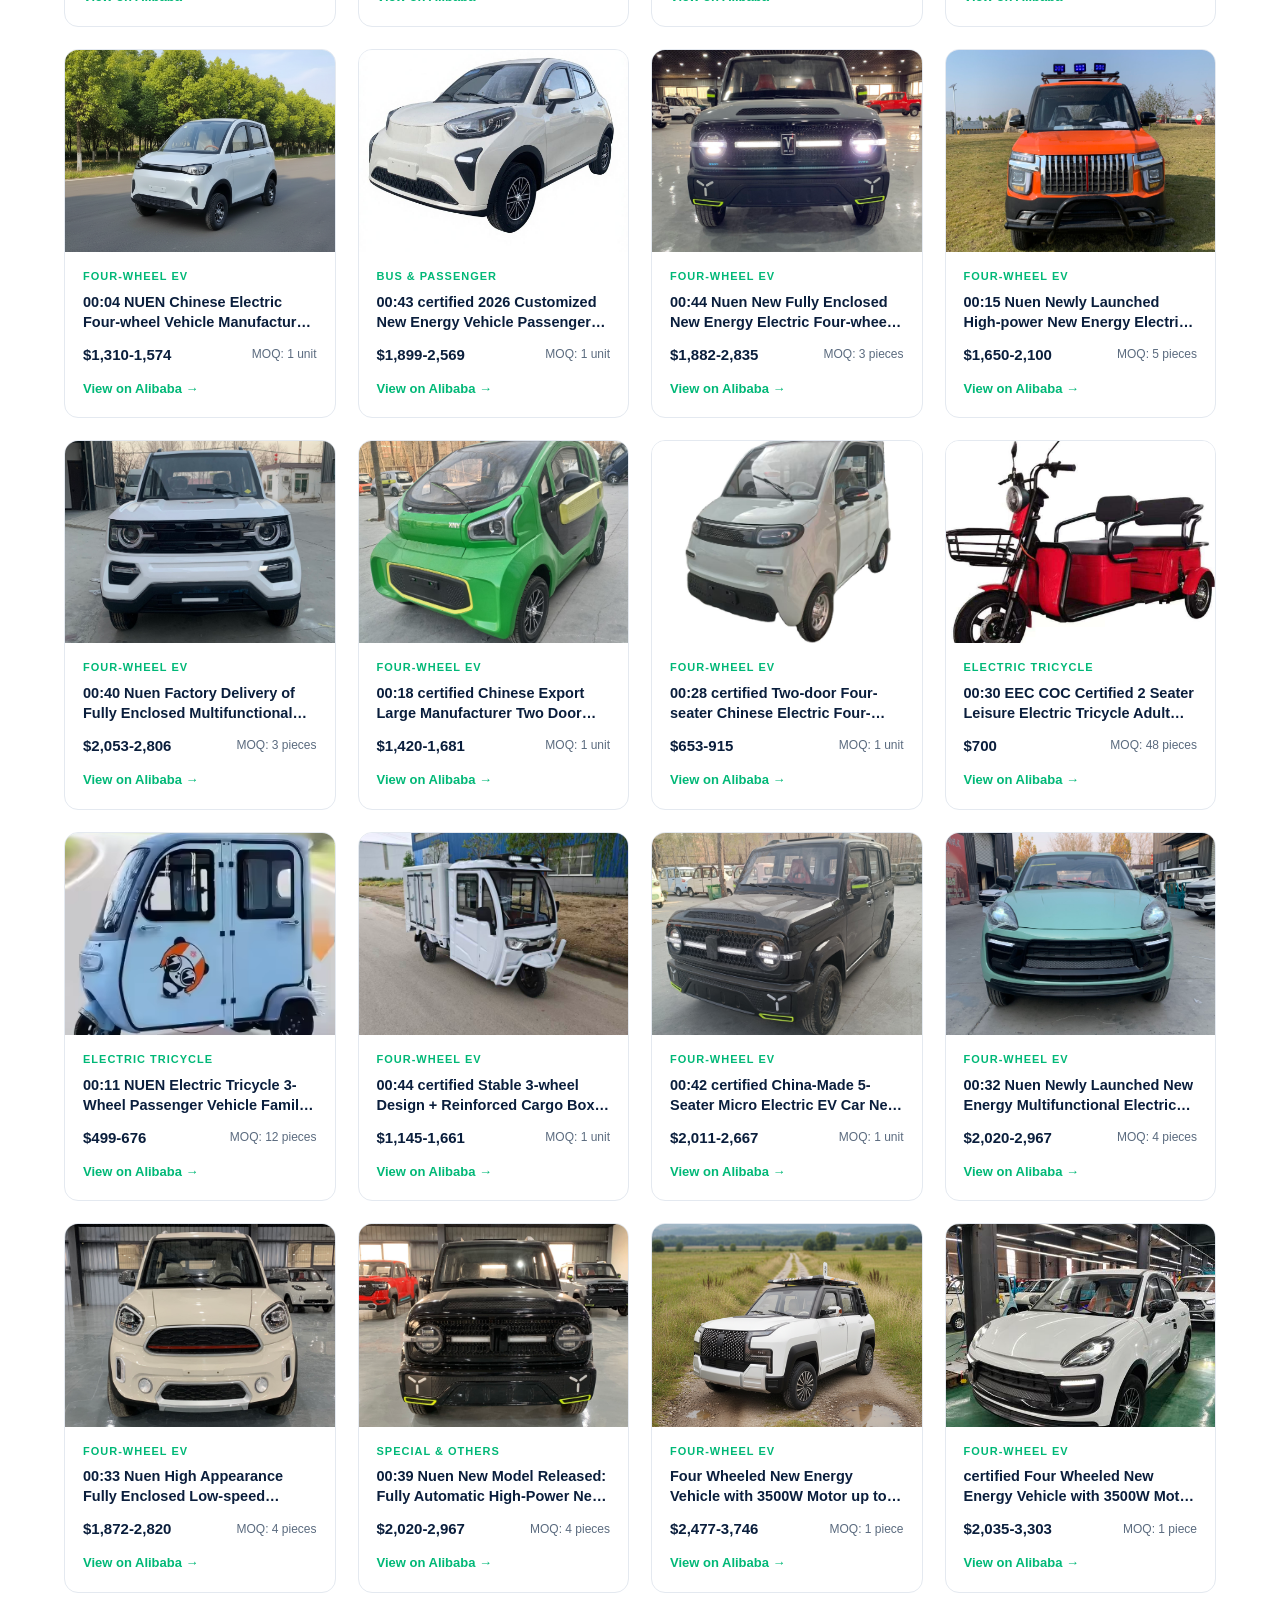
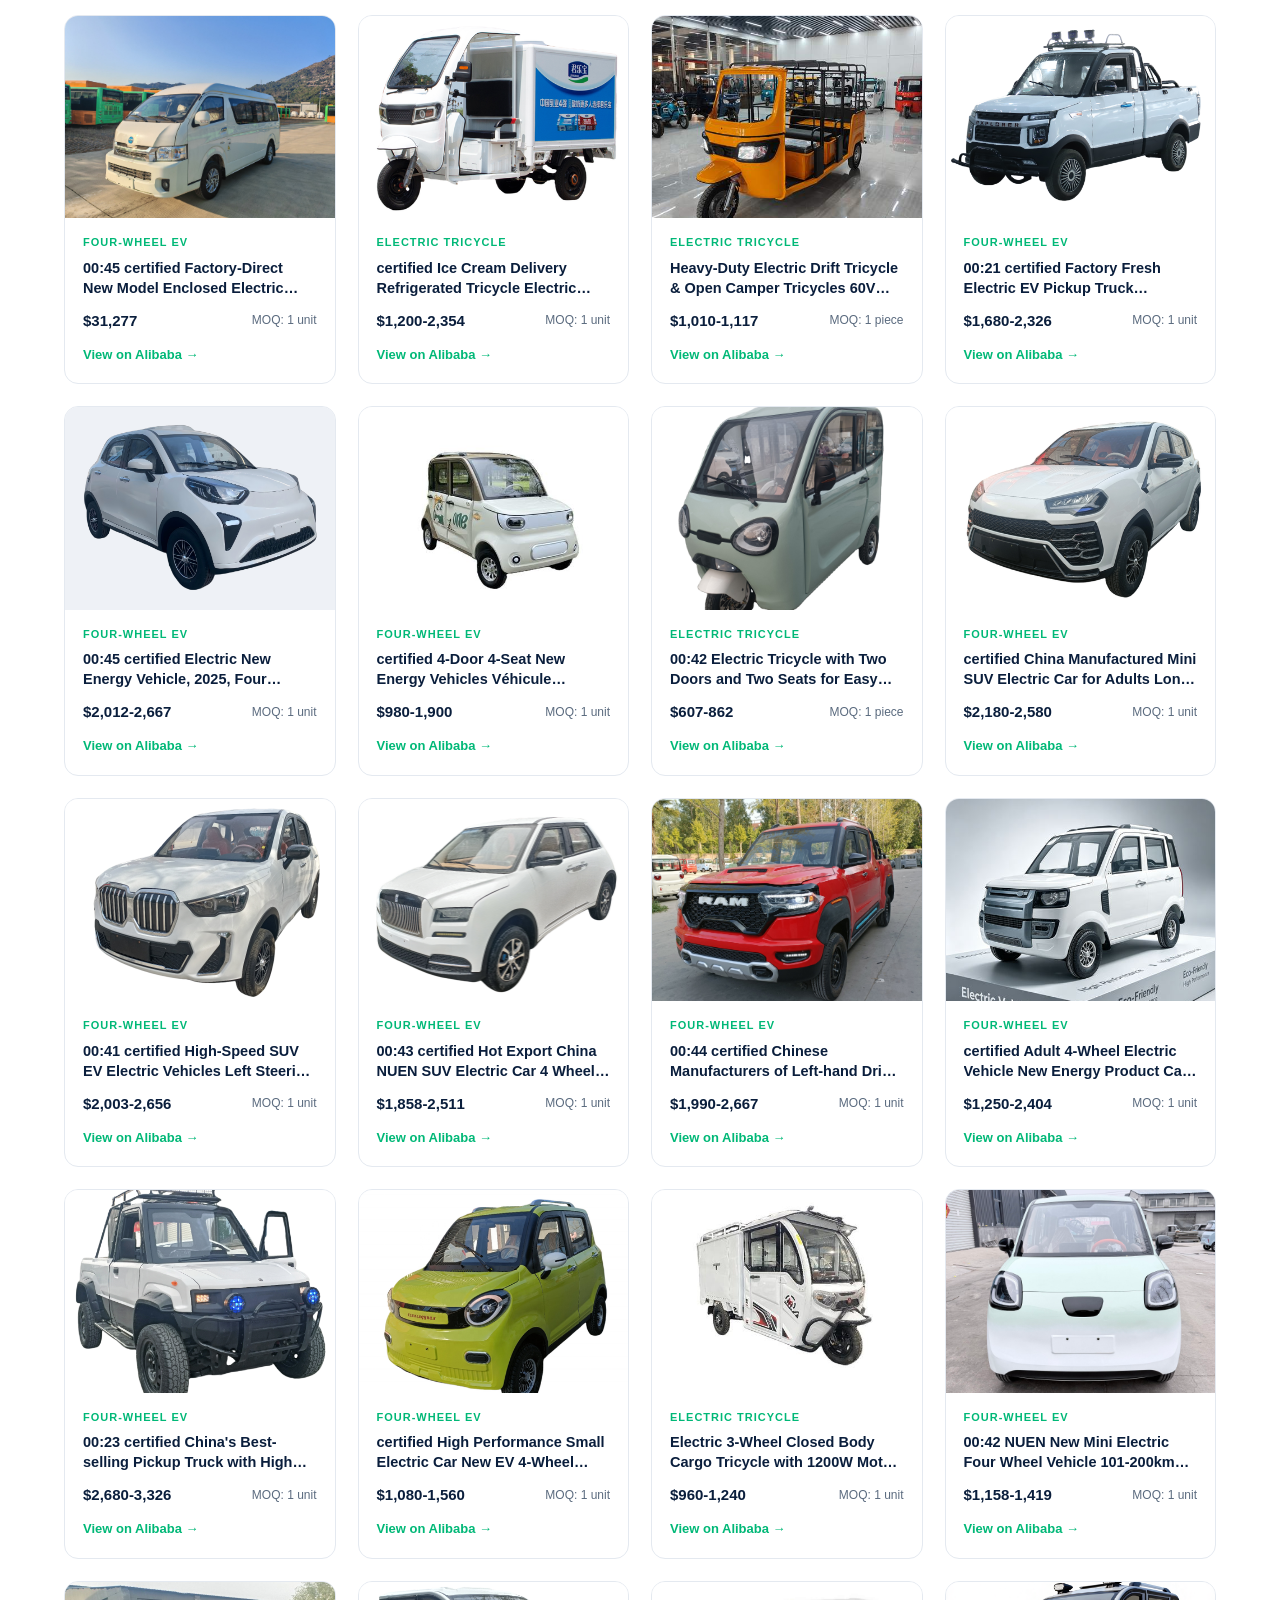
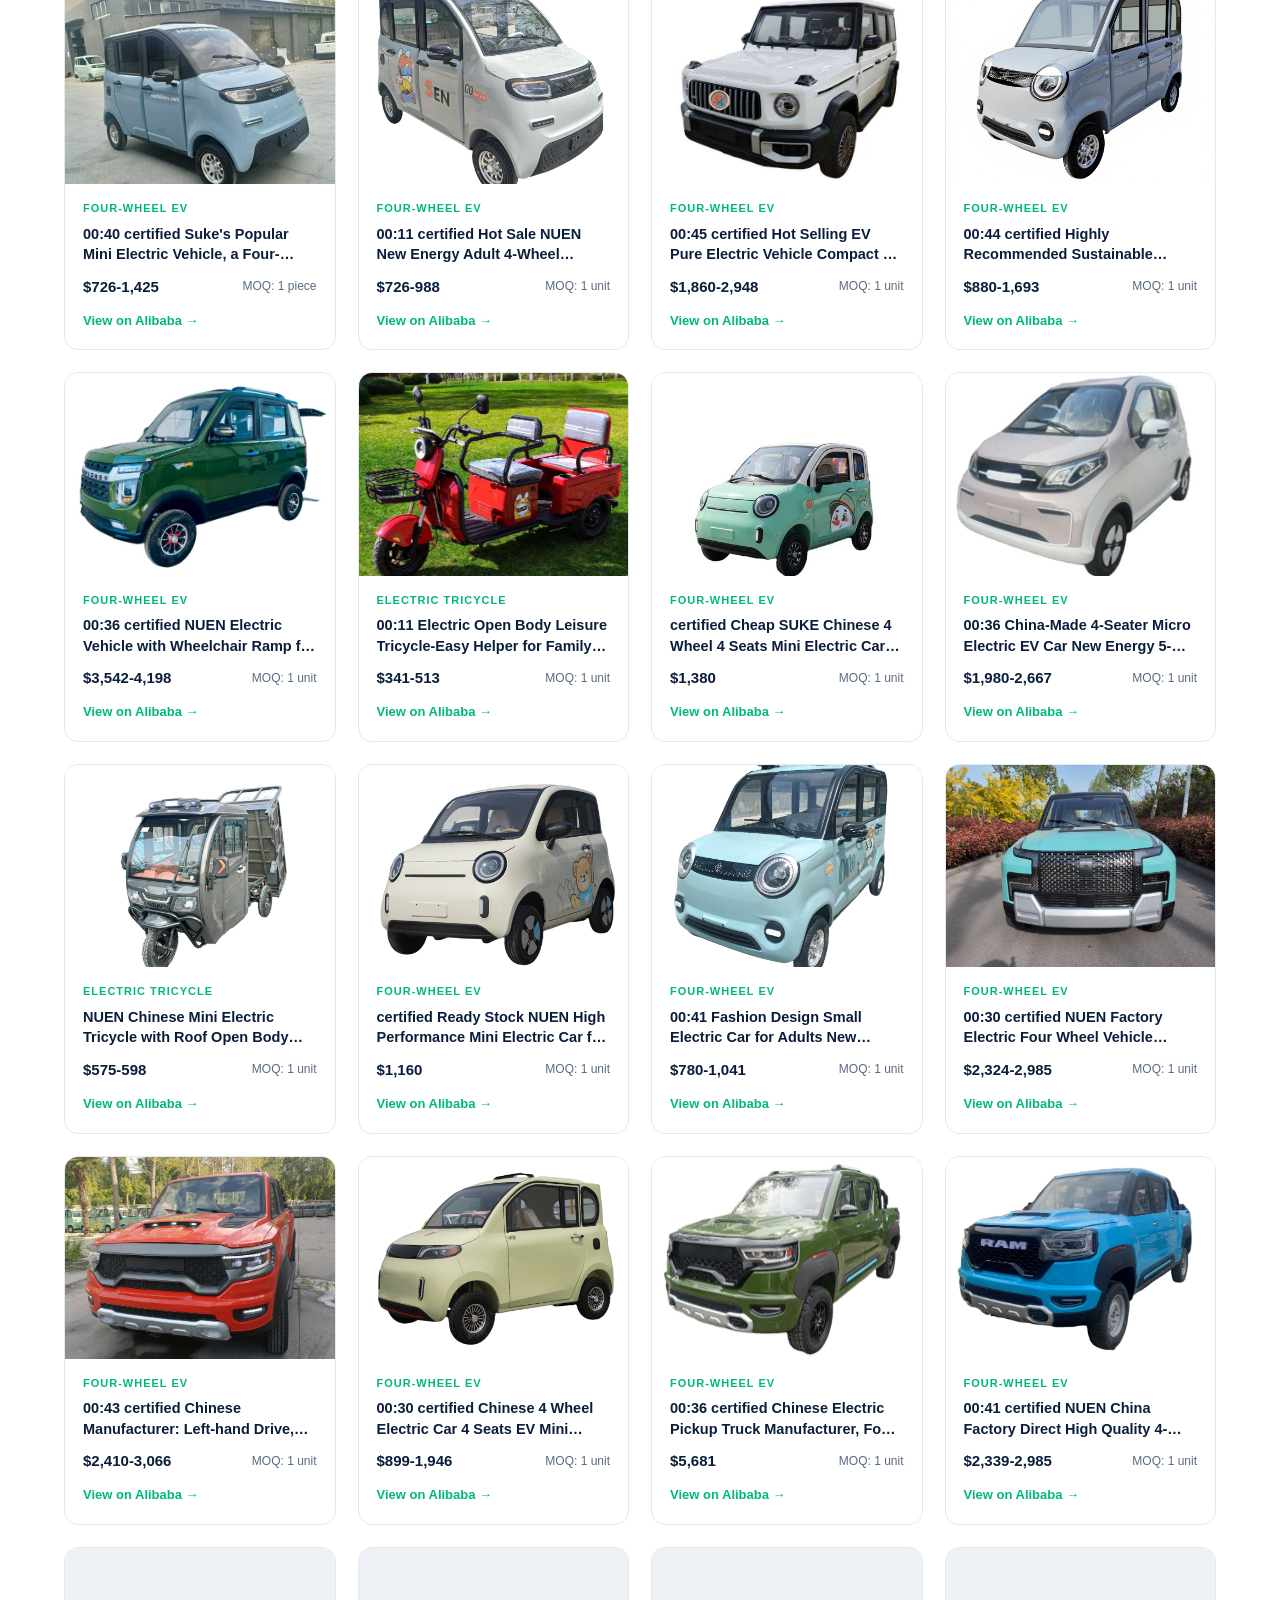
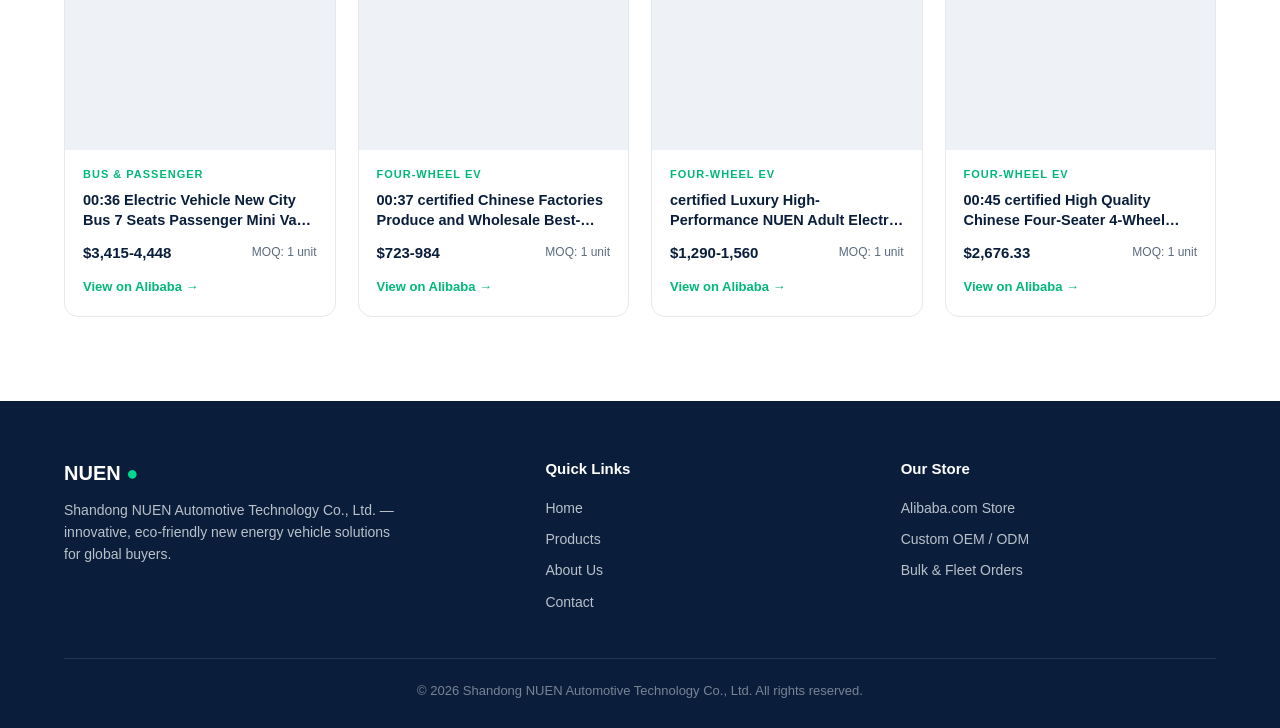
<file: products.html>
<!DOCTYPE html>
<html lang="en">
<head>
<meta charset="UTF-8">
<meta name="viewport" content="width=device-width, initial-scale=1.0">
<title>Electric Vehicles Catalog | NUEN - 96 Models</title>
<meta name="description" content="Browse 96 NUEN electric vehicles: four-wheel EVs, cargo tricycles, buses, sightseeing carts and motorcycles. EEC & COC certified, factory direct prices.">
<link rel="stylesheet" href="css/style.css">
<meta property="og:type" content="website">
<meta property="og:title" content="Electric Vehicles Catalog | NUEN - 96 Models">
<meta property="og:description" content="Browse 96 NUEN electric vehicles: four-wheel EVs, cargo tricycles, buses, sightseeing carts and motorcycles. Factory direct, EEC & COC certified.">
<meta property="og:image" content="https://yutaiagri.github.io/nuen-website/assets/04_Application_Scene.jpg">
<meta property="og:url" content="https://yutaiagri.github.io/nuen-website/products.html">
<meta name="twitter:card" content="summary_large_image">
<!-- Google Analytics 4 — replace G-XXXXXXXXXX with your Measurement ID -->
<script async src="https://www.googletagmanager.com/gtag/js?id=G-XXXXXXXXXX"></script>
<script>
  window.dataLayer = window.dataLayer || [];
  function gtag(){dataLayer.push(arguments);}
  gtag('js', new Date());
  gtag('config', 'G-XXXXXXXXXX');
</script>
<script type="application/ld+json">
{
 "@context": "https://schema.org",
 "@type": "ItemList",
 "name": "NUEN Electric Vehicles Catalog",
 "numberOfItems": 96,
 "itemListElement": [
  {
   "@type": "ListItem",
   "position": 1,
   "item": {
    "@type": "Product",
    "name": "NUEN Refrigerated Electric Closed Cargo Tricycle with Freezer for Fruits and Vegetables Cold Storage 60V >1000W 70-90KM Range $844-1,093",
    "image": "https://yutaiagri.github.io/nuen-website/https://s.alicdn.com/@sc04/kf/Hff659d19d3fb456487a0698e47bd852aZ/NUEN-Refrigerated-Electric-Closed-Cargo-Tricycle-with.jpg_200x200.jpg?hasNWGrade=1",
    "url": "https://www.alibaba.com/product-detail/NUEN-Refrigerated-Electric-Closed-Cargo-Tricycle_1601836181548.html",
    "offers": {
     "@type": "Offer",
     "price": "844",
     "priceCurrency": "USD",
     "availability": "https://schema.org/InStock",
     "seller": {
      "@type": "Organization",
      "name": "Shandong NUEN Automotive Technology Co., Ltd."
     }
    }
   }
  },
  {
   "@type": "ListItem",
   "position": 2,
   "item": {
    "@type": "Product",
    "name": "RHD Factory Electric Mini SUV 4 Door Electric Car Passenger Vehicle with Roof Rack Light Bar Electric Automobile for Export $1,187-2,324",
    "image": "https://yutaiagri.github.io/nuen-website/https://s.alicdn.com/@sc04/kf/Hd07564d8e5084af7b1f2a2a1b6ede95eL/RHD-Factory-Electric-Mini-SUV-4-Door.jpg_200x200.jpg?hasNWGrade=1",
    "url": "https://www.alibaba.com/product-detail/RHD-Factory-Electric-Mini-SUV-4_1601577115429.html",
    "offers": {
     "@type": "Offer",
     "price": "1",
     "priceCurrency": "USD",
     "availability": "https://schema.org/InStock",
     "seller": {
      "@type": "Organization",
      "name": "Shandong NUEN Automotive Technology Co., Ltd."
     }
    }
   }
  },
  {
   "@type": "ListItem",
   "position": 3,
   "item": {
    "@type": "Product",
    "name": "RHD Electric Mini Car 4 Wheel Neighborhood Electric Vehicle with Roof LED Light BarCompact City Commuter EV for Adults $967",
    "image": "https://yutaiagri.github.io/nuen-website/https://s.alicdn.com/@sc04/kf/Hf7c855b9b2ce4d719db4abb5a545e8c5s/RHD-Electric-Mini-Car-4-Wheel-Neighborhood.jpg_200x200.jpg?hasNWGrade=1",
    "url": "https://www.alibaba.com/product-detail/RHD-Electric-Mini-Car-4-Wheel_1601933448726.html",
    "offers": {
     "@type": "Offer",
     "price": "967",
     "priceCurrency": "USD",
     "availability": "https://schema.org/InStock",
     "seller": {
      "@type": "Organization",
      "name": "Shandong NUEN Automotive Technology Co., Ltd."
     }
    }
   }
  },
  {
   "@type": "ListItem",
   "position": 4,
   "item": {
    "@type": "Product",
    "name": "RHD Electric Mini Pickup Truck Utility Vehicle with Stake Bed Cargo for Farm Ranch 4 Wheel Small Cargo Truck Factory Direct $997",
    "image": "https://yutaiagri.github.io/nuen-website/https://s.alicdn.com/@sc04/kf/H9dc217d20ec34ef89a3a997858c03b7cu/RHD-Electric-Mini-Pickup-Truck-Utility-Vehicle.png_200x200.jpg?hasNWGrade=1",
    "url": "https://www.alibaba.com/product-detail/RHD-Electric-Mini-Pickup-Truck-Utility_1601933578047.html",
    "offers": {
     "@type": "Offer",
     "price": "997",
     "priceCurrency": "USD",
     "availability": "https://schema.org/InStock",
     "seller": {
      "@type": "Organization",
      "name": "Shandong NUEN Automotive Technology Co., Ltd."
     }
    }
   }
  },
  {
   "@type": "ListItem",
   "position": 5,
   "item": {
    "@type": "Product",
    "name": "certified Wholesale Low-priced Sports Mini Cars Adult Enclosed Electric Vehicles with 1500W Motor and 48km/h Max Speed $1,890-1,990",
    "image": "https://yutaiagri.github.io/nuen-website/https://s.alicdn.com/@sc04/kf/H82b24a66c3cf4ec19197805f12b256a5q/Wholesale-Low-priced-Sports-Mini-Cars-Adult.jpg_480x480.jpg?hasNWGrade=1",
    "url": "https://www.alibaba.com/product-detail/Wholesale-Low-priced-Sports-Mini-Cars_1601690016544.html",
    "offers": {
     "@type": "Offer",
     "price": "1",
     "priceCurrency": "USD",
     "availability": "https://schema.org/InStock",
     "seller": {
      "@type": "Organization",
      "name": "Shandong NUEN Automotive Technology Co., Ltd."
     }
    }
   }
  },
  {
   "@type": "ListItem",
   "position": 6,
   "item": {
    "@type": "Product",
    "name": "Zero Run A10 Range 505 $11,327",
    "image": "https://yutaiagri.github.io/nuen-website/https://s.alicdn.com/@sc04/kf/H9ef623f494bd41db885e626c986cf2c4p/Zero-Run-A10-Range-505.jpg_480x480.jpg?hasNWGrade=1",
    "url": "https://www.alibaba.com/product-detail/Zero-Run-A10-Range-505_1601933166042.html",
    "offers": {
     "@type": "Offer",
     "price": "11",
     "priceCurrency": "USD",
     "availability": "https://schema.org/InStock",
     "seller": {
      "@type": "Organization",
      "name": "Shandong NUEN Automotive Technology Co., Ltd."
     }
    }
   }
  },
  {
   "@type": "ListItem",
   "position": 7,
   "item": {
    "@type": "Product",
    "name": "certified Ideal L6 New Energy Vehicle $41,268",
    "image": "https://yutaiagri.github.io/nuen-website/https://s.alicdn.com/@sc04/kf/He854d78cf53e437299c46448d230a3aa7/Ideal-L6-New-Energy-Vehicle.jpg_480x480.jpg?hasNWGrade=1",
    "url": "https://www.alibaba.com/product-detail/Ideal-L6-New-Energy-Vehicle_1601932979832.html",
    "offers": {
     "@type": "Offer",
     "price": "41",
     "priceCurrency": "USD",
     "availability": "https://schema.org/InStock",
     "seller": {
      "@type": "Organization",
      "name": "Shandong NUEN Automotive Technology Co., Ltd."
     }
    }
   }
  },
  {
   "@type": "ListItem",
   "position": 8,
   "item": {
    "@type": "Product",
    "name": "certified Hot Selling New Bestseller NUEN-XL Four-Seater Five-Door Electric Car 180KM Range Factory Direct Sale Boys Girls Favorite $1,860-3,430",
    "image": "https://yutaiagri.github.io/nuen-website/https://s.alicdn.com/@sc04/kf/Hcdcf6a2bdafe49e6902e8aaab588fd6aC/Hot-Selling-New-Bestseller-NUEN-XL-Four.png_480x480.jpg?hasNWGrade=1",
    "url": "https://www.alibaba.com/product-detail/Hot-Selling-New-Bestseller-NUEN-XL_1601711515830.html",
    "offers": {
     "@type": "Offer",
     "price": "1",
     "priceCurrency": "USD",
     "availability": "https://schema.org/InStock",
     "seller": {
      "@type": "Organization",
      "name": "Shandong NUEN Automotive Technology Co., Ltd."
     }
    }
   }
  },
  {
   "@type": "ListItem",
   "position": 9,
   "item": {
    "@type": "Product",
    "name": "00:27 certified NUEN Mini Electric Pickup 2 Seater Lightweight Utility Truck <100km Range Low Speed Urban Factory Direct 50kW Motor 30kWh $657-919",
    "image": "https://yutaiagri.github.io/nuen-website/https://s.alicdn.com/@sc04/kf/H1fe2a7612c764a3ea12fdf2dd7ffa574w/NUEN-Mini-Electric-Pickup-2-Seater-Lightweight.jpg?hasNWGrade=1",
    "url": "https://www.alibaba.com/product-detail/NUEN-Mini-Electric-Pickup-2-Seater_1601672366408.html",
    "offers": {
     "@type": "Offer",
     "price": "657",
     "priceCurrency": "USD",
     "availability": "https://schema.org/InStock",
     "seller": {
      "@type": "Organization",
      "name": "Shandong NUEN Automotive Technology Co., Ltd."
     }
    }
   }
  },
  {
   "@type": "ListItem",
   "position": 10,
   "item": {
    "@type": "Product",
    "name": "certified New Energy Vehicles 3500W Rated Power White Colour 245CM Wheelbase 200KM Range 950KG Curb Weight for Passenger $1,893-3,076",
    "image": "https://yutaiagri.github.io/nuen-website/https://s.alicdn.com/@sc04/kf/H74db9c612fd143dea42795c500f77254C/New-Energy-Vehicles-3500W-Rated-Power-White.jpg_480x480.jpg?hasNWGrade=1",
    "url": "https://www.alibaba.com/product-detail/New-Energy-Vehicles-3500W-Rated-Power_1601759367649.html",
    "offers": {
     "@type": "Offer",
     "price": "1",
     "priceCurrency": "USD",
     "availability": "https://schema.org/InStock",
     "seller": {
      "@type": "Organization",
      "name": "Shandong NUEN Automotive Technology Co., Ltd."
     }
    }
   }
  },
  {
   "@type": "ListItem",
   "position": 11,
   "item": {
    "@type": "Product",
    "name": "certified LHD&RHD Battery Powered New Energy Vehicles XEV 2025 Left Hand Drive New Car Mini Electric Cars Adult Hot Sales Factory Price $1,450-3,254",
    "image": "https://yutaiagri.github.io/nuen-website/https://s.alicdn.com/@sc04/kf/Had9860b47bac42dcad5394aad45763fau/LHD-RHD-Battery-Powered-New-Energy-Vehicles.png_480x480.jpg?hasNWGrade=1",
    "url": "https://www.alibaba.com/product-detail/LHD-RHD-Battery-Powered-New-Energy_1601672053823.html",
    "offers": {
     "@type": "Offer",
     "price": "1",
     "priceCurrency": "USD",
     "availability": "https://schema.org/InStock",
     "seller": {
      "@type": "Organization",
      "name": "Shandong NUEN Automotive Technology Co., Ltd."
     }
    }
   }
  },
  {
   "@type": "ListItem",
   "position": 12,
   "item": {
    "@type": "Product",
    "name": "00:29 Leisure Electric Passenger Tricycle-suke Brand Safe & Stable Open Body 48V 500-800W Multi-Purpose 2500x1200x1600 Better Travel $628-843",
    "image": "https://yutaiagri.github.io/nuen-website/https://s.alicdn.com/@sc04/kf/He66686b6d2f747b487fae7ef66066810F/Leisure-Electric-Passenger-Tricycle-suke-Brand-Safe.jpg?hasNWGrade=1",
    "url": "https://www.alibaba.com/product-detail/Leisure-Electric-Passenger-Tricycle-suke-Brand_1601687082520.html",
    "offers": {
     "@type": "Offer",
     "price": "628",
     "priceCurrency": "USD",
     "availability": "https://schema.org/InStock",
     "seller": {
      "@type": "Organization",
      "name": "Shandong NUEN Automotive Technology Co., Ltd."
     }
    }
   }
  },
  {
   "@type": "ListItem",
   "position": 13,
   "item": {
    "@type": "Product",
    "name": "certified Customized SUKE Mini Electric Car 4 Wheel Pure New Energy Adult City Commuter Vehicle 50kW <100km Range 60V/72V 360kg 1000kg $8,715-9,533",
    "image": "https://yutaiagri.github.io/nuen-website/https://s.alicdn.com/@sc04/kf/Hc7444474afea428da9ec187c094907741/Customized-SUKE-Mini-Electric-Car-4-Wheel.png_480x480.jpg?hasNWGrade=1",
    "url": "https://www.alibaba.com/product-detail/Customized-SUKE-Mini-Electric-Car-4_1601673494969.html",
    "offers": {
     "@type": "Offer",
     "price": "8",
     "priceCurrency": "USD",
     "availability": "https://schema.org/InStock",
     "seller": {
      "@type": "Organization",
      "name": "Shandong NUEN Automotive Technology Co., Ltd."
     }
    }
   }
  },
  {
   "@type": "ListItem",
   "position": 14,
   "item": {
    "@type": "Product",
    "name": "00:42 certified 2+1 Seater SUKE Commercial Golf Cart Cost Effective Resort Utility Vehicle 50kW Motor 100-200Nm Torque Scenic Area Shuttle $2,841-3,497",
    "image": "https://yutaiagri.github.io/nuen-website/https://s.alicdn.com/@sc04/kf/H7c3c8fe9863942898580ba398a06e3ecG/2-1-Seater-SUKE-Commercial-Golf-Cart.png?hasNWGrade=1",
    "url": "https://www.alibaba.com/product-detail/2-1-Seater-SUKE-Commercial-Golf_1601672086614.html",
    "offers": {
     "@type": "Offer",
     "price": "2",
     "priceCurrency": "USD",
     "availability": "https://schema.org/InStock",
     "seller": {
      "@type": "Organization",
      "name": "Shandong NUEN Automotive Technology Co., Ltd."
     }
    }
   }
  },
  {
   "@type": "ListItem",
   "position": 15,
   "item": {
    "@type": "Product",
    "name": "High Quality Export Luxury Electric Three Wheeled Tuk Tuk Tuk $3,510-4,778",
    "image": "https://yutaiagri.github.io/nuen-website/https://s.alicdn.com/@sc04/kf/H2527172092db4e158eca395ba566fbf6w/High-Quality-Export-Luxury-Electric-Three-Wheeled.png_480x480.jpg?hasNWGrade=1",
    "url": "https://www.alibaba.com/product-detail/High-Quality-Export-Luxury-Electric-Three_1601927914589.html",
    "offers": {
     "@type": "Offer",
     "price": "3",
     "priceCurrency": "USD",
     "availability": "https://schema.org/InStock",
     "seller": {
      "@type": "Organization",
      "name": "Shandong NUEN Automotive Technology Co., Ltd."
     }
    }
   }
  },
  {
   "@type": "ListItem",
   "position": 16,
   "item": {
    "@type": "Product",
    "name": "NUEN Hot Selling New Energy Electric Vehicle Household Elderly Adults Lithium Battery 30kWh NEDC Range <100 km 50kW Motor $1,000-1,664",
    "image": "https://yutaiagri.github.io/nuen-website/https://s.alicdn.com/@sc04/kf/H3a21ab281a1e48feb59ac3e7eda282eb4/NUEN-Hot-Selling-New-Energy-Electric-Vehicle.jpg_480x480.jpg?hasNWGrade=1",
    "url": "https://www.alibaba.com/product-detail/NUEN-Hot-Selling-New-Energy-Electric_1601855428396.html",
    "offers": {
     "@type": "Offer",
     "price": "1",
     "priceCurrency": "USD",
     "availability": "https://schema.org/InStock",
     "seller": {
      "@type": "Organization",
      "name": "Shandong NUEN Automotive Technology Co., Ltd."
     }
    }
   }
  },
  {
   "@type": "ListItem",
   "position": 17,
   "item": {
    "@type": "Product",
    "name": "EEC COC Road Legal Two Seater Electric Moped With Basket, Adult City Two Electric Bike for EU Market $152-219",
    "image": "https://yutaiagri.github.io/nuen-website/https://s.alicdn.com/@sc04/kf/H6c75314e72bf4fa68c6bd9f6d816ed8dE/EEC-COC-Road-Legal-Two-Seater-Electric.jpg_480x480.jpg?hasNWGrade=1",
    "url": "https://www.alibaba.com/product-detail/EEC-COC-Road-Legal-Two-Seater_1601926738891.html",
    "offers": {
     "@type": "Offer",
     "price": "152",
     "priceCurrency": "USD",
     "availability": "https://schema.org/InStock",
     "seller": {
      "@type": "Organization",
      "name": "Shandong NUEN Automotive Technology Co., Ltd."
     }
    }
   }
  },
  {
   "@type": "ListItem",
   "position": 18,
   "item": {
    "@type": "Product",
    "name": "Electric Three-Wheeled Open Body Tuk Tuk $1,917-3,805",
    "image": "https://yutaiagri.github.io/nuen-website/https://s.alicdn.com/@sc04/kf/H2b683567b00a42febc951c14449acb6cU/Electric-Three-Wheeled-Open-Body-Tuk-Tuk.png_480x480.jpg?hasNWGrade=1",
    "url": "https://www.alibaba.com/product-detail/Electric-Three-Wheeled-Open-Body-Tuk_1601926717239.html",
    "offers": {
     "@type": "Offer",
     "price": "1",
     "priceCurrency": "USD",
     "availability": "https://schema.org/InStock",
     "seller": {
      "@type": "Organization",
      "name": "Shandong NUEN Automotive Technology Co., Ltd."
     }
    }
   }
  },
  {
   "@type": "ListItem",
   "position": 19,
   "item": {
    "@type": "Product",
    "name": "NUEN High Performance 4500W Electric Motor Passenger Tricycle for Campus Transport $1,849-2,736",
    "image": "https://yutaiagri.github.io/nuen-website/https://s.alicdn.com/@sc04/kf/Haac1016ee3af4514b3fea077d5976483E/NUEN-High-Performance-4500W-Electric-Motor-Passenger.jpg_480x480.jpg?hasNWGrade=1",
    "url": "https://www.alibaba.com/product-detail/NUEN-High-Performance-4500W-Electric-Motor_1601925812316.html",
    "offers": {
     "@type": "Offer",
     "price": "1",
     "priceCurrency": "USD",
     "availability": "https://schema.org/InStock",
     "seller": {
      "@type": "Organization",
      "name": "Shandong NUEN Automotive Technology Co., Ltd."
     }
    }
   }
  },
  {
   "@type": "ListItem",
   "position": 20,
   "item": {
    "@type": "Product",
    "name": "certified NUEN Lightweight Three Wheel Electric Cars Tricycle Electric Passenger Tricycles for Adults Hot Sales Factory Price $1,400-2,437",
    "image": "https://yutaiagri.github.io/nuen-website/https://s.alicdn.com/@sc04/kf/H570dc63ce10f4df3aaa49494e14bc052t/NUEN-Lightweight-Three-Wheel-Electric-Cars-Tricycle.png_480x480.jpg?hasNWGrade=1",
    "url": "https://www.alibaba.com/product-detail/NUEN-Lightweight-Three-Wheel-Electric-Cars_1601672055791.html",
    "offers": {
     "@type": "Offer",
     "price": "1",
     "priceCurrency": "USD",
     "availability": "https://schema.org/InStock",
     "seller": {
      "@type": "Organization",
      "name": "Shandong NUEN Automotive Technology Co., Ltd."
     }
    }
   }
  },
  {
   "@type": "ListItem",
   "position": 21,
   "item": {
    "@type": "Product",
    "name": "NUEN High Quality Electric Luxury Vans Vehicles for Passengers <100 km NEDC Range 50kW Motor Power 30kWh Battery 100Nm $750-1,460",
    "image": "https://yutaiagri.github.io/nuen-website/https://s.alicdn.com/@sc04/kf/Hfd47a14ccfc94361a9001429ce1b38fcY/NUEN-High-Quality-Electric-Luxury-Vans-Vehicles.jpg_480x480.jpg?hasNWGrade=1",
    "url": "https://www.alibaba.com/product-detail/NUEN-High-Quality-Electric-Luxury-Vans_1601843782529.html",
    "offers": {
     "@type": "Offer",
     "price": "750",
     "priceCurrency": "USD",
     "availability": "https://schema.org/InStock",
     "seller": {
      "@type": "Organization",
      "name": "Shandong NUEN Automotive Technology Co., Ltd."
     }
    }
   }
  },
  {
   "@type": "ListItem",
   "position": 22,
   "item": {
    "@type": "Product",
    "name": "00:27 NUEN Four Wheel New Energy Vehicle 3500W Motor Intelligent Controller Disc Brakes 200km Range Five Doors Four Seats Customizable $1,887-3,156",
    "image": "https://yutaiagri.github.io/nuen-website/https://s.alicdn.com/@sc04/kf/H211419dbdf5745629c0e7c05a728fd1bl/NUEN-Four-Wheel-New-Energy-Vehicle-3500W.jpg?hasNWGrade=1",
    "url": "https://www.alibaba.com/product-detail/NUEN-Four-Wheel-New-Energy-Vehicle_1601908482516.html",
    "offers": {
     "@type": "Offer",
     "price": "1",
     "priceCurrency": "USD",
     "availability": "https://schema.org/InStock",
     "seller": {
      "@type": "Organization",
      "name": "Shandong NUEN Automotive Technology Co., Ltd."
     }
    }
   }
  },
  {
   "@type": "ListItem",
   "position": 23,
   "item": {
    "@type": "Product",
    "name": "certified High Power SUKE Electric Tricycle Motorcycle 50kW 30-50Km/h <100km Range Adult Tuk Tuk Cargo Passenger Urban Rural Transport $657-915",
    "image": "https://yutaiagri.github.io/nuen-website/https://s.alicdn.com/@sc04/kf/H6325f114b38941048fef6f0a1dade89eH/High-Power-SUKE-Electric-Tricycle-Motorcycle-50kW.jpg_480x480.jpg?hasNWGrade=1",
    "url": "https://www.alibaba.com/product-detail/High-Power-SUKE-Electric-Tricycle-Motorcycle_1601684565426.html",
    "offers": {
     "@type": "Offer",
     "price": "657",
     "priceCurrency": "USD",
     "availability": "https://schema.org/InStock",
     "seller": {
      "@type": "Organization",
      "name": "Shandong NUEN Automotive Technology Co., Ltd."
     }
    }
   }
  },
  {
   "@type": "ListItem",
   "position": 24,
   "item": {
    "@type": "Product",
    "name": "00:33 NUEN Low Speed 4 Wheel Mini Electric Car Closed Cabin 2-Door 60V 1000W Motor 45km/h Max Speed Adult Daily Commute Family City $660-945",
    "image": "https://yutaiagri.github.io/nuen-website/https://s.alicdn.com/@sc04/kf/H45d2b6242ef241b99a96d21ba4ec468cf/NUEN-Low-Speed-4-Wheel-Mini-Electric.jpg?hasNWGrade=1",
    "url": "https://www.alibaba.com/product-detail/NUEN-Low-Speed-4-Wheel-Mini_1601856504166.html",
    "offers": {
     "@type": "Offer",
     "price": "660",
     "priceCurrency": "USD",
     "availability": "https://schema.org/InStock",
     "seller": {
      "@type": "Organization",
      "name": "Shandong NUEN Automotive Technology Co., Ltd."
     }
    }
   }
  },
  {
   "@type": "ListItem",
   "position": 25,
   "item": {
    "@type": "Product",
    "name": "00:34 Electric Passenger Tricycle 3 Wheel Electric Rickshaw with Roof 4 Seater Adult Electric Taxi Tricycle for Tour Passenger $860",
    "image": "https://yutaiagri.github.io/nuen-website/https://s.alicdn.com/@sc04/kf/Had907fb9a5464da796ba0835cad23225G/Electric-Passenger-Tricycle-3-Wheel-Electric-Rickshaw.jpg?hasNWGrade=1",
    "url": "https://www.alibaba.com/product-detail/Electric-Passenger-Tricycle-3-Wheel-Electric_1601883911269.html",
    "offers": {
     "@type": "Offer",
     "price": "860",
     "priceCurrency": "USD",
     "availability": "https://schema.org/InStock",
     "seller": {
      "@type": "Organization",
      "name": "Shandong NUEN Automotive Technology Co., Ltd."
     }
    }
   }
  },
  {
   "@type": "ListItem",
   "position": 26,
   "item": {
    "@type": "Product",
    "name": "00:35 SUKE Brand Chinese Manufacturer of 2-Door 4-Seat Household Electric Vehicles with Handle-type Electric Powertrain 110kWh Battery $637-893",
    "image": "https://yutaiagri.github.io/nuen-website/https://s.alicdn.com/@sc04/kf/Hddaf040c956d4832a2498ed78ae342c0g/SUKE-Brand-Chinese-Manufacturer-of-2-Door.jpg?hasNWGrade=1",
    "url": "https://www.alibaba.com/product-detail/SUKE-Brand-Chinese-Manufacturer-of-2_1601661633107.html",
    "offers": {
     "@type": "Offer",
     "price": "637",
     "priceCurrency": "USD",
     "availability": "https://schema.org/InStock",
     "seller": {
      "@type": "Organization",
      "name": "Shandong NUEN Automotive Technology Co., Ltd."
     }
    }
   }
  },
  {
   "@type": "ListItem",
   "position": 27,
   "item": {
    "@type": "Product",
    "name": "High Power Compact Electric SUV New Energy Adult Passenger Car City Commuter Vehicle $999-2,147",
    "image": "https://yutaiagri.github.io/nuen-website/https://s.alicdn.com/@sc04/kf/H84ba8b40e1874e8ba0ee13aa71a4214eB/High-Power-Compact-Electric-SUV-New-Energy.png_480x480.jpg?hasNWGrade=1",
    "url": "https://www.alibaba.com/product-detail/High-Power-Compact-Electric-SUV-New_1601671642165.html",
    "offers": {
     "@type": "Offer",
     "price": "999",
     "priceCurrency": "USD",
     "availability": "https://schema.org/InStock",
     "seller": {
      "@type": "Organization",
      "name": "Shandong NUEN Automotive Technology Co., Ltd."
     }
    }
   }
  },
  {
   "@type": "ListItem",
   "position": 28,
   "item": {
    "@type": "Product",
    "name": "00:31 certified Factory Supply 4 Wheel Mini Electric Car EEC COC Complete Documents Road Legal for EU Countries Legally Registered Adult $3,750-3,950",
    "image": "https://yutaiagri.github.io/nuen-website/https://s.alicdn.com/@sc04/kf/H45202c3ac5c24229b2efecc4555af00do/Factory-Supply-4-Wheel-Mini-Electric-Car.jpg?hasNWGrade=1",
    "url": "https://www.alibaba.com/product-detail/Factory-Supply-4-Wheel-Mini-Electric_1601520763469.html",
    "offers": {
     "@type": "Offer",
     "price": "3",
     "priceCurrency": "USD",
     "availability": "https://schema.org/InStock",
     "seller": {
      "@type": "Organization",
      "name": "Shandong NUEN Automotive Technology Co., Ltd."
     }
    }
   }
  },
  {
   "@type": "ListItem",
   "position": 29,
   "item": {
    "@type": "Product",
    "name": "certified NUEN Commercial 4 Seater 1000W Electric Low Speed Vehicle 500kg Load Capacity for Passenger Transport $1,450-2,115",
    "image": "https://yutaiagri.github.io/nuen-website/https://s.alicdn.com/@sc04/kf/H6197eaa133344dab83c67b5761ed4222A/NUEN-Commercial-4-Seater-1000W-Electric-Low.jpg_480x480.jpg?hasNWGrade=1",
    "url": "https://www.alibaba.com/product-detail/NUEN-Commercial-4-Seater-1000W-Electric_1601924740429.html",
    "offers": {
     "@type": "Offer",
     "price": "1",
     "priceCurrency": "USD",
     "availability": "https://schema.org/InStock",
     "seller": {
      "@type": "Organization",
      "name": "Shandong NUEN Automotive Technology Co., Ltd."
     }
    }
   }
  },
  {
   "@type": "ListItem",
   "position": 30,
   "item": {
    "@type": "Product",
    "name": "certified NUEN 1000W 4 Door 4 Seater Electric Pickup Truck 4600mm Large Space Factory Price OEM Electric Vehicle $1,450-2,115",
    "image": "https://yutaiagri.github.io/nuen-website/https://s.alicdn.com/@sc04/kf/H2d72440d41dd463d8b1595e0435a55beA/NUEN-1000W-4-Door-4-Seater-Electric.png_480x480.jpg?hasNWGrade=1",
    "url": "https://www.alibaba.com/product-detail/NUEN-1000W-4-Door-4-Seater_1601924718421.html",
    "offers": {
     "@type": "Offer",
     "price": "1",
     "priceCurrency": "USD",
     "availability": "https://schema.org/InStock",
     "seller": {
      "@type": "Organization",
      "name": "Shandong NUEN Automotive Technology Co., Ltd."
     }
    }
   }
  },
  {
   "@type": "ListItem",
   "position": 31,
   "item": {
    "@type": "Product",
    "name": "00:09 certified EV Adult Electric Vehicle 4 Seater with Hatchback Body Structure New Energy Electric Cars From China Factory $1,400-2,550",
    "image": "https://yutaiagri.github.io/nuen-website/https://s.alicdn.com/@sc04/kf/Hccec8902a212462ca5489bf1adefa6f5u/EV-Adult-Electric-Vehicle-4-Seater-with.png?hasNWGrade=1",
    "url": "https://www.alibaba.com/product-detail/EV-Adult-Electric-Vehicle-4-Seater_1601689806059.html",
    "offers": {
     "@type": "Offer",
     "price": "1",
     "priceCurrency": "USD",
     "availability": "https://schema.org/InStock",
     "seller": {
      "@type": "Organization",
      "name": "Shandong NUEN Automotive Technology Co., Ltd."
     }
    }
   }
  },
  {
   "@type": "ListItem",
   "position": 32,
   "item": {
    "@type": "Product",
    "name": "certified NUEN Electric Vehicle New Energy Car 3500W Motor <100km Range Energy-Saving Urban Commuter Factory Price High Quality Luxury $2,128-3,928",
    "image": "https://yutaiagri.github.io/nuen-website/https://s.alicdn.com/@sc04/kf/Habe0ff4b2b7a47e5909fdec11eb2095bf/NUEN-Electric-Vehicle-New-Energy-Car-3500W.jpg_480x480.jpg?hasNWGrade=1",
    "url": "https://www.alibaba.com/product-detail/NUEN-Electric-Vehicle-New-Energy-Car_1601667813579.html",
    "offers": {
     "@type": "Offer",
     "price": "2",
     "priceCurrency": "USD",
     "availability": "https://schema.org/InStock",
     "seller": {
      "@type": "Organization",
      "name": "Shandong NUEN Automotive Technology Co., Ltd."
     }
    }
   }
  },
  {
   "@type": "ListItem",
   "position": 33,
   "item": {
    "@type": "Product",
    "name": "certified Factory Direct SUKE Electric Pickup Truck 2 Door 2 Seat Extended Cargo Bed Dual Rear Tires 250-300kW 201-300km Range 6-8h $2,100-4,892",
    "image": "https://yutaiagri.github.io/nuen-website/https://s.alicdn.com/@sc04/kf/H396f56dc0f4347e0979f4d8516f023d8k/Factory-Direct-SUKE-Electric-Pickup-Truck-2.png_480x480.jpg?hasNWGrade=1",
    "url": "https://www.alibaba.com/product-detail/Factory-Direct-SUKE-Electric-Pickup-Truck_1601672052081.html",
    "offers": {
     "@type": "Offer",
     "price": "2",
     "priceCurrency": "USD",
     "availability": "https://schema.org/InStock",
     "seller": {
      "@type": "Organization",
      "name": "Shandong NUEN Automotive Technology Co., Ltd."
     }
    }
   }
  },
  {
   "@type": "ListItem",
   "position": 34,
   "item": {
    "@type": "Product",
    "name": "00:44 certified NUEN Electric Car 4 Seater Four-Door Can Carry Cargo High Quality Hot Selling Factory Price 2000W Motor 50KM/H <100km Range $2,400-3,900",
    "image": "https://yutaiagri.github.io/nuen-website/https://s.alicdn.com/@sc04/kf/Hdc48194d29c442caac3176cb820ecdfda/NUEN-Electric-Car-4-Seater-Four-Door.jpg?hasNWGrade=1",
    "url": "https://www.alibaba.com/product-detail/NUEN-Electric-Car-4-Seater-Four_1601667893011.html",
    "offers": {
     "@type": "Offer",
     "price": "2",
     "priceCurrency": "USD",
     "availability": "https://schema.org/InStock",
     "seller": {
      "@type": "Organization",
      "name": "Shandong NUEN Automotive Technology Co., Ltd."
     }
    }
   }
  },
  {
   "@type": "ListItem",
   "position": 35,
   "item": {
    "@type": "Product",
    "name": "Fast Charging Blade Battery 110kWh+ Long Endurance >700km Range 250-300kW Intelligent Comfortable Spacious BYD Tang Pure $35,383-45,707",
    "image": "https://yutaiagri.github.io/nuen-website/https://s.alicdn.com/@sc04/kf/H5fab7979359a40aab77779d37479b1a73/Fast-Charging-Blade-Battery-110kWh-Long-Endurance.jpg_480x480.jpg?hasNWGrade=1",
    "url": "https://www.alibaba.com/product-detail/Fast-Charging-Blade-Battery-110kWh-Long_1601859197662.html",
    "offers": {
     "@type": "Offer",
     "price": "35",
     "priceCurrency": "USD",
     "availability": "https://schema.org/InStock",
     "seller": {
      "@type": "Organization",
      "name": "Shandong NUEN Automotive Technology Co., Ltd."
     }
    }
   }
  },
  {
   "@type": "ListItem",
   "position": 36,
   "item": {
    "@type": "Product",
    "name": "certified Export SUKE New Energy Low-speed Electric Four-wheel Vehicles Oil Electricity Dual-use Models <100km Range 50kW Motor 30kWh $890-1,907",
    "image": "https://yutaiagri.github.io/nuen-website/https://s.alicdn.com/@sc04/kf/H8f79c2fdc38d4a60b0de3f032e3a589fY/Export-SUKE-New-Energy-Low-speed-Electric.png_480x480.jpg?hasNWGrade=1",
    "url": "https://www.alibaba.com/product-detail/Export-SUKE-New-Energy-Low-speed_1601671752517.html",
    "offers": {
     "@type": "Offer",
     "price": "890",
     "priceCurrency": "USD",
     "availability": "https://schema.org/InStock",
     "seller": {
      "@type": "Organization",
      "name": "Shandong NUEN Automotive Technology Co., Ltd."
     }
    }
   }
  },
  {
   "@type": "ListItem",
   "position": 37,
   "item": {
    "@type": "Product",
    "name": "NUEN High Performance Electric Pickup Truck 4-seater Mini with <100 km NEDC Range 50kW Motor 30kWh Battery 100Nm Torque $2,300-3,468",
    "image": "https://yutaiagri.github.io/nuen-website/https://s.alicdn.com/@sc04/kf/H0284e616647247b4b8637800bf850032K/NUEN-High-Performance-Electric-Pickup-Truck-4.jpg_480x480.jpg?hasNWGrade=1",
    "url": "https://www.alibaba.com/product-detail/NUEN-High-Performance-Electric-Pickup-Truck_1601838708211.html",
    "offers": {
     "@type": "Offer",
     "price": "2",
     "priceCurrency": "USD",
     "availability": "https://schema.org/InStock",
     "seller": {
      "@type": "Organization",
      "name": "Shandong NUEN Automotive Technology Co., Ltd."
     }
    }
   }
  },
  {
   "@type": "ListItem",
   "position": 38,
   "item": {
    "@type": "Product",
    "name": "NUEN Hot Selling 3000W 80km/h Fast Speed Electric Pit Bike for Off-road Racing Sport $888-1,249",
    "image": "https://yutaiagri.github.io/nuen-website/https://s.alicdn.com/@sc04/kf/H8397d6f654874a1e9eaa18aae99e27b9B/NUEN-Hot-Selling-3000W-80km-h-Fast.jpg_480x480.jpg?hasNWGrade=1",
    "url": "https://www.alibaba.com/product-detail/NUEN-Hot-Selling-3000W-80km-h_1601921115302.html",
    "offers": {
     "@type": "Offer",
     "price": "888",
     "priceCurrency": "USD",
     "availability": "https://schema.org/InStock",
     "seller": {
      "@type": "Organization",
      "name": "Shandong NUEN Automotive Technology Co., Ltd."
     }
    }
   }
  },
  {
   "@type": "ListItem",
   "position": 39,
   "item": {
    "@type": "Product",
    "name": "certified NUEN City Leisure New Energy Electric Vehicles: Mini & Cars, Scooter, | Voiture Electrique, Autos Electric $749-750",
    "image": "https://yutaiagri.github.io/nuen-website/https://s.alicdn.com/@sc04/kf/H0ab41a304db5405fa77e6e2a0e0fb4cf5/NUEN-City-Leisure-New-Energy-Electric-Vehicles.jpg_480x480.jpg?hasNWGrade=1",
    "url": "https://www.alibaba.com/product-detail/NUEN-City-Leisure-New-Energy-Electric_1601695702397.html",
    "offers": {
     "@type": "Offer",
     "price": "749",
     "priceCurrency": "USD",
     "availability": "https://schema.org/InStock",
     "seller": {
      "@type": "Organization",
      "name": "Shandong NUEN Automotive Technology Co., Ltd."
     }
    }
   }
  },
  {
   "@type": "ListItem",
   "position": 40,
   "item": {
    "@type": "Product",
    "name": "NUEN Hot Sale 1500W Electric Motorcycle 65km/h High Speed Sport Bike Ready to Ship for Adult City Commuting $604-967",
    "image": "https://yutaiagri.github.io/nuen-website/https://s.alicdn.com/@sc04/kf/H0d07fcfb221b49a5b2fd86e34fbcb6369/NUEN-Hot-Sale-1500W-Electric-Motorcycle-65km.png_480x480.jpg?hasNWGrade=1",
    "url": "https://www.alibaba.com/product-detail/NUEN-Hot-Sale-1500W-Electric-Motorcycle_1601920869960.html",
    "offers": {
     "@type": "Offer",
     "price": "604",
     "priceCurrency": "USD",
     "availability": "https://schema.org/InStock",
     "seller": {
      "@type": "Organization",
      "name": "Shandong NUEN Automotive Technology Co., Ltd."
     }
    }
   }
  },
  {
   "@type": "ListItem",
   "position": 41,
   "item": {
    "@type": "Product",
    "name": "NUEN Four Wheel New Energy Vehicle Five-door Customizable Right-hand Drive 100-200km Range 60V/72V Universal $1,887-3,156",
    "image": "https://yutaiagri.github.io/nuen-website/https://s.alicdn.com/@sc04/kf/H02fe8605e3294ce996575a29edb76952J/NUEN-Four-Wheel-New-Energy-Vehicle-Five.png_480x480.jpg?hasNWGrade=1",
    "url": "https://www.alibaba.com/product-detail/NUEN-Four-Wheel-New-Energy-Vehicle_1601908470733.html",
    "offers": {
     "@type": "Offer",
     "price": "1",
     "priceCurrency": "USD",
     "availability": "https://schema.org/InStock",
     "seller": {
      "@type": "Organization",
      "name": "Shandong NUEN Automotive Technology Co., Ltd."
     }
    }
   }
  },
  {
   "@type": "ListItem",
   "position": 42,
   "item": {
    "@type": "Product",
    "name": "certified NUEN 2026 Bestseller Model 4 Doors 4 Seater 1000W Motor Power New Energy Vehicles Small Electric Car for Adults $1,032-1,698",
    "image": "https://yutaiagri.github.io/nuen-website/https://s.alicdn.com/@sc04/kf/H745bb774b2b14e2eab034a6100664b1eS/NUEN-2026-Bestseller-Model-4-Doors-4.png_480x480.jpg?hasNWGrade=1",
    "url": "https://www.alibaba.com/product-detail/NUEN-2026-Bestseller-Model-4-Doors_1601918200380.html",
    "offers": {
     "@type": "Offer",
     "price": "1",
     "priceCurrency": "USD",
     "availability": "https://schema.org/InStock",
     "seller": {
      "@type": "Organization",
      "name": "Shandong NUEN Automotive Technology Co., Ltd."
     }
    }
   }
  },
  {
   "@type": "ListItem",
   "position": 43,
   "item": {
    "@type": "Product",
    "name": "00:37 Nuen Electric Four Wheeler SUV 5-door 5-seater 3.5kW High Power 50km/h Top Speed 80-201km Long Range Lead Acid New Energy $2,020-3,283",
    "image": "https://yutaiagri.github.io/nuen-website/https://s.alicdn.com/@sc04/kf/Hb0981271c9a44aebb255ed49c98a1477z/Nuen-Electric-Four-Wheeler-SUV-5-door.png?hasNWGrade=1",
    "url": "https://www.alibaba.com/product-detail/Nuen-Electric-Four-Wheeler-SUV-5_1601780244275.html",
    "offers": {
     "@type": "Offer",
     "price": "2",
     "priceCurrency": "USD",
     "availability": "https://schema.org/InStock",
     "seller": {
      "@type": "Organization",
      "name": "Shandong NUEN Automotive Technology Co., Ltd."
     }
    }
   }
  },
  {
   "@type": "ListItem",
   "position": 44,
   "item": {
    "@type": "Product",
    "name": "certified NUEN NUEN-V6 Passenger Cargo Pickup Truck Four Doors Four Seats Electric Vehicle 2000W Motor <100km Range Factory Direct Price $1,828-3,514",
    "image": "https://yutaiagri.github.io/nuen-website/https://s.alicdn.com/@sc04/kf/H2636f5b8f5b24b3c8276e392caef5ee9j/NUEN-NUEN-V6-Passenger-Cargo-Pickup-Truck.jpg_480x480.jpg?hasNWGrade=1",
    "url": "https://www.alibaba.com/product-detail/NUEN-NUEN-V6-Passenger-Cargo-Pickup_1601668161810.html",
    "offers": {
     "@type": "Offer",
     "price": "1",
     "priceCurrency": "USD",
     "availability": "https://schema.org/InStock",
     "seller": {
      "@type": "Organization",
      "name": "Shandong NUEN Automotive Technology Co., Ltd."
     }
    }
   }
  },
  {
   "@type": "ListItem",
   "position": 45,
   "item": {
    "@type": "Product",
    "name": "00:04 NUEN Chinese Electric Four-wheel Vehicle Manufacturer Mini Model Four Doors 4 Seater 1500W Household Economy Car 45km/h <100km $1,310-1,574",
    "image": "https://yutaiagri.github.io/nuen-website/https://s.alicdn.com/@sc04/kf/H008a30c31f464792b3d1d58ff76c4c2aJ/NUEN-Chinese-Electric-Four-wheel-Vehicle-Manufacturer.png?hasNWGrade=1",
    "url": "https://www.alibaba.com/product-detail/NUEN-Chinese-Electric-Four-wheel-Vehicle_1601775550722.html",
    "offers": {
     "@type": "Offer",
     "price": "1",
     "priceCurrency": "USD",
     "availability": "https://schema.org/InStock",
     "seller": {
      "@type": "Organization",
      "name": "Shandong NUEN Automotive Technology Co., Ltd."
     }
    }
   }
  },
  {
   "@type": "ListItem",
   "position": 46,
   "item": {
    "@type": "Product",
    "name": "00:43 certified 2026 Customized New Energy Vehicle Passenger Four Wheels Electric Four Wheeler Car for Adults $1,899-2,569",
    "image": "https://yutaiagri.github.io/nuen-website/https://s.alicdn.com/@sc04/kf/H5f35951226174cf6bad28ac217a7ee37u/2026-Customized-New-Energy-Vehicle-Passenger-Four.png?hasNWGrade=1",
    "url": "https://www.alibaba.com/product-detail/2026-Customized-New-Energy-Vehicle-Passenger_1601678476684.html",
    "offers": {
     "@type": "Offer",
     "price": "1",
     "priceCurrency": "USD",
     "availability": "https://schema.org/InStock",
     "seller": {
      "@type": "Organization",
      "name": "Shandong NUEN Automotive Technology Co., Ltd."
     }
    }
   }
  },
  {
   "@type": "ListItem",
   "position": 47,
   "item": {
    "@type": "Product",
    "name": "00:44 Nuen New Fully Enclosed New Energy Electric Four-wheel Vehicle Launched with Commuting to and From Work $1,882-2,835",
    "image": "https://yutaiagri.github.io/nuen-website/https://s.alicdn.com/@sc04/kf/Ha20e14b08f764aeca60084796f7d440aJ/Nuen-New-Fully-Enclosed-New-Energy-Electric.jpg?hasNWGrade=1",
    "url": "https://www.alibaba.com/product-detail/Nuen-New-Fully-Enclosed-New-Energy_1601801517195.html",
    "offers": {
     "@type": "Offer",
     "price": "1",
     "priceCurrency": "USD",
     "availability": "https://schema.org/InStock",
     "seller": {
      "@type": "Organization",
      "name": "Shandong NUEN Automotive Technology Co., Ltd."
     }
    }
   }
  },
  {
   "@type": "ListItem",
   "position": 48,
   "item": {
    "@type": "Product",
    "name": "00:15 Nuen Newly Launched High-power New Energy Electric Four-wheel Vehicle with Dedicated for Long-distance Travel $1,650-2,100",
    "image": "https://yutaiagri.github.io/nuen-website/https://s.alicdn.com/@sc04/kf/H687b5167fc5e43d69769b75b2fd09be16/Nuen-Newly-Launched-High-power-New-Energy.jpg?hasNWGrade=1",
    "url": "https://www.alibaba.com/product-detail/Nuen-Newly-Launched-High-power-New_1601784535578.html",
    "offers": {
     "@type": "Offer",
     "price": "1",
     "priceCurrency": "USD",
     "availability": "https://schema.org/InStock",
     "seller": {
      "@type": "Organization",
      "name": "Shandong NUEN Automotive Technology Co., Ltd."
     }
    }
   }
  },
  {
   "@type": "ListItem",
   "position": 49,
   "item": {
    "@type": "Product",
    "name": "00:40 Nuen Factory Delivery of Fully Enclosed Multifunctional New Energy Electric Vehicles with Commuting and Commuting $2,053-2,806",
    "image": "https://yutaiagri.github.io/nuen-website/https://s.alicdn.com/@sc04/kf/H143549c6f30349e38ca5d33ff8550804i/Nuen-Factory-Delivery-of-Fully-Enclosed-Multifunctional.jpg?hasNWGrade=1",
    "url": "https://www.alibaba.com/product-detail/Nuen-Factory-Delivery-of-Fully-Enclosed_1601801528173.html",
    "offers": {
     "@type": "Offer",
     "price": "2",
     "priceCurrency": "USD",
     "availability": "https://schema.org/InStock",
     "seller": {
      "@type": "Organization",
      "name": "Shandong NUEN Automotive Technology Co., Ltd."
     }
    }
   }
  },
  {
   "@type": "ListItem",
   "position": 50,
   "item": {
    "@type": "Product",
    "name": "00:18 certified Chinese Export Large Manufacturer Two Door Four Seat Mini Household Electric Four-wheel Vehicle 60V 1500W 50km/h $1,420-1,681",
    "image": "https://yutaiagri.github.io/nuen-website/https://s.alicdn.com/@sc04/kf/H542319feb741493eadd96344513464e0e/Chinese-Export-Large-Manufacturer-Two-Door-Four.jpg?hasNWGrade=1",
    "url": "https://www.alibaba.com/product-detail/Chinese-Export-Large-Manufacturer-Two-Door_1601732277491.html",
    "offers": {
     "@type": "Offer",
     "price": "1",
     "priceCurrency": "USD",
     "availability": "https://schema.org/InStock",
     "seller": {
      "@type": "Organization",
      "name": "Shandong NUEN Automotive Technology Co., Ltd."
     }
    }
   }
  },
  {
   "@type": "ListItem",
   "position": 51,
   "item": {
    "@type": "Product",
    "name": "00:28 certified Two-door Four-seater Chinese Electric Four-wheeler with 60V 1000W Motor 50kW Power 30kWh Battery-<100 km Range SUKE Brand $653-915",
    "image": "https://yutaiagri.github.io/nuen-website/https://s.alicdn.com/@sc04/kf/Hf54389a7e2c94d60867355ecb22d696e3/Two-door-Four-seater-Chinese-Electric-Four.jpg?hasNWGrade=1",
    "url": "https://www.alibaba.com/product-detail/Two-door-Four-seater-Chinese-Electric_1601674543183.html",
    "offers": {
     "@type": "Offer",
     "price": "653",
     "priceCurrency": "USD",
     "availability": "https://schema.org/InStock",
     "seller": {
      "@type": "Organization",
      "name": "Shandong NUEN Automotive Technology Co., Ltd."
     }
    }
   }
  },
  {
   "@type": "ListItem",
   "position": 52,
   "item": {
    "@type": "Product",
    "name": "00:30 EEC COC Certified 2 Seater Leisure Electric Tricycle Adult Mini Three Wheel Scooter EU Road Legal Elderly Mobility Trike Open $700",
    "image": "https://yutaiagri.github.io/nuen-website/https://s.alicdn.com/@sc04/kf/Hc72575703b2e4cb8bf98888b95d850adM/EEC-COC-Certified-2-Seater-Leisure-Electric.jpg?hasNWGrade=1",
    "url": "https://www.alibaba.com/product-detail/EEC-COC-Certified-2-Seater-Leisure_1601862947158.html",
    "offers": {
     "@type": "Offer",
     "price": "700",
     "priceCurrency": "USD",
     "availability": "https://schema.org/InStock",
     "seller": {
      "@type": "Organization",
      "name": "Shandong NUEN Automotive Technology Co., Ltd."
     }
    }
   }
  },
  {
   "@type": "ListItem",
   "position": 53,
   "item": {
    "@type": "Product",
    "name": "00:11 NUEN Electric Tricycle 3-Wheel Passenger Vehicle Family Leisure Rickshaw for Adult Daily Commute Electric Trike 101-200km Range $499-676",
    "image": "https://yutaiagri.github.io/nuen-website/https://s.alicdn.com/@sc04/kf/H56809a5d277a4232b7e4f98a82de2854G/NUEN-Electric-Tricycle-3-Wheel-Passenger-Vehicle.png?hasNWGrade=1",
    "url": "https://www.alibaba.com/product-detail/NUEN-Electric-Tricycle-3-Wheel-Passenger_1601877657524.html",
    "offers": {
     "@type": "Offer",
     "price": "499",
     "priceCurrency": "USD",
     "availability": "https://schema.org/InStock",
     "seller": {
      "@type": "Organization",
      "name": "Shandong NUEN Automotive Technology Co., Ltd."
     }
    }
   }
  },
  {
   "@type": "ListItem",
   "position": 54,
   "item": {
    "@type": "Product",
    "name": "00:44 certified Stable 3-wheel Design + Reinforced Cargo Box = Zero Compromise Safety Durability for Daily Deliveries 50-100KW Motor 30kWh $1,145-1,661",
    "image": "https://yutaiagri.github.io/nuen-website/https://s.alicdn.com/@sc04/kf/He8e4378f0d8d4fc6801ea38a6204d96fv/Stable-3-wheel-Design-Reinforced-Cargo-Box.jpg?hasNWGrade=1",
    "url": "https://www.alibaba.com/product-detail/Stable-3-wheel-Design-Reinforced-Cargo_1601681461798.html",
    "offers": {
     "@type": "Offer",
     "price": "1",
     "priceCurrency": "USD",
     "availability": "https://schema.org/InStock",
     "seller": {
      "@type": "Organization",
      "name": "Shandong NUEN Automotive Technology Co., Ltd."
     }
    }
   }
  },
  {
   "@type": "ListItem",
   "position": 55,
   "item": {
    "@type": "Product",
    "name": "00:42 certified China-Made 5-Seater Micro Electric EV Car New Energy 5-Wheel Right-hand Drive 101-200km Range 50kW Motor for Roadway $2,011-2,667",
    "image": "https://yutaiagri.github.io/nuen-website/https://s.alicdn.com/@sc04/kf/H7b7d58d9dfc04cea84bc3e91caa3a854d/China-Made-5-Seater-Micro-Electric-EV.jpg?hasNWGrade=1",
    "url": "https://www.alibaba.com/product-detail/China-Made-5-Seater-Micro-Electric_1601677777672.html",
    "offers": {
     "@type": "Offer",
     "price": "2",
     "priceCurrency": "USD",
     "availability": "https://schema.org/InStock",
     "seller": {
      "@type": "Organization",
      "name": "Shandong NUEN Automotive Technology Co., Ltd."
     }
    }
   }
  },
  {
   "@type": "ListItem",
   "position": 56,
   "item": {
    "@type": "Product",
    "name": "00:32 Nuen Newly Launched New Energy Multifunctional Electric Four-wheel Vehicle with Dedicated for Commuting to and From Work $2,020-2,967",
    "image": "https://yutaiagri.github.io/nuen-website/https://s.alicdn.com/@sc04/kf/H6b829206b62c4b1d91e9720ced571c9ey/Nuen-Newly-Launched-New-Energy-Multifunctional-Electric.jpg?hasNWGrade=1",
    "url": "https://www.alibaba.com/product-detail/Nuen-Newly-Launched-New-Energy-Multifunctional_1601782719459.html",
    "offers": {
     "@type": "Offer",
     "price": "2",
     "priceCurrency": "USD",
     "availability": "https://schema.org/InStock",
     "seller": {
      "@type": "Organization",
      "name": "Shandong NUEN Automotive Technology Co., Ltd."
     }
    }
   }
  },
  {
   "@type": "ListItem",
   "position": 57,
   "item": {
    "@type": "Product",
    "name": "00:33 Nuen High Appearance Fully Enclosed Low-speed Electric Four-wheel Vehicle with Pick up and Drop off Children $1,872-2,820",
    "image": "https://yutaiagri.github.io/nuen-website/https://s.alicdn.com/@sc04/kf/H0213a3023dd24d9baf62cbf4d41b6ee5l/Nuen-High-Appearance-Fully-Enclosed-Low-speed.jpg?hasNWGrade=1",
    "url": "https://www.alibaba.com/product-detail/Nuen-High-Appearance-Fully-Enclosed-Low_1601782646739.html",
    "offers": {
     "@type": "Offer",
     "price": "1",
     "priceCurrency": "USD",
     "availability": "https://schema.org/InStock",
     "seller": {
      "@type": "Organization",
      "name": "Shandong NUEN Automotive Technology Co., Ltd."
     }
    }
   }
  },
  {
   "@type": "ListItem",
   "position": 58,
   "item": {
    "@type": "Product",
    "name": "00:39 Nuen New Model Released: Fully Automatic High-Power New Energy Electric Quadricycle with Dedicated for commuting $2,020-2,967",
    "image": "https://yutaiagri.github.io/nuen-website/https://s.alicdn.com/@sc04/kf/Heef26bd2fa974014908107203d98db8fz/Nuen-New-Model-Released-Fully-Automatic-High.jpg?hasNWGrade=1",
    "url": "https://www.alibaba.com/product-detail/Nuen-New-Model-Released-Fully-Automatic_1601782596306.html",
    "offers": {
     "@type": "Offer",
     "price": "2",
     "priceCurrency": "USD",
     "availability": "https://schema.org/InStock",
     "seller": {
      "@type": "Organization",
      "name": "Shandong NUEN Automotive Technology Co., Ltd."
     }
    }
   }
  },
  {
   "@type": "ListItem",
   "position": 59,
   "item": {
    "@type": "Product",
    "name": "Four Wheeled New Energy Vehicle with 3500W Motor up to 200km Range Five Doors $2,477-3,746",
    "image": "https://yutaiagri.github.io/nuen-website/https://s.alicdn.com/@sc04/kf/H953a8249cb1244b6aafc08ca86b48438v/Four-Wheeled-New-Energy-Vehicle-with-3500W.png_480x480.jpg?hasNWGrade=1",
    "url": "https://www.alibaba.com/product-detail/Four-Wheeled-New-Energy-Vehicle-with_1601908487350.html",
    "offers": {
     "@type": "Offer",
     "price": "2",
     "priceCurrency": "USD",
     "availability": "https://schema.org/InStock",
     "seller": {
      "@type": "Organization",
      "name": "Shandong NUEN Automotive Technology Co., Ltd."
     }
    }
   }
  },
  {
   "@type": "ListItem",
   "position": 60,
   "item": {
    "@type": "Product",
    "name": "certified Four Wheeled New Energy Vehicle with 3500W Motor up to 200km Range 30kWh Battery $2,035-3,303",
    "image": "https://yutaiagri.github.io/nuen-website/https://s.alicdn.com/@sc04/kf/H432176ed96ad4758b3a89f210e39a2595/Four-Wheeled-New-Energy-Vehicle-with-3500W.jpg_480x480.jpg?hasNWGrade=1",
    "url": "https://www.alibaba.com/product-detail/Four-Wheeled-New-Energy-Vehicle-with_1601908585013.html",
    "offers": {
     "@type": "Offer",
     "price": "2",
     "priceCurrency": "USD",
     "availability": "https://schema.org/InStock",
     "seller": {
      "@type": "Organization",
      "name": "Shandong NUEN Automotive Technology Co., Ltd."
     }
    }
   }
  },
  {
   "@type": "ListItem",
   "position": 61,
   "item": {
    "@type": "Product",
    "name": "00:45 certified Factory-Direct New Model Enclosed Electric Cargo Van - Dual-Purpose for Household & Freight Use, Economical and Practical $31,277",
    "image": "https://yutaiagri.github.io/nuen-website/https://s.alicdn.com/@sc04/kf/H0cbe15e850314b59b278024306bcddf4g/Factory-Direct-New-Model-Enclosed-Electric-Cargo.jpg?hasNWGrade=1",
    "url": "https://www.alibaba.com/product-detail/Factory-Direct-New-Model-Enclosed-Electric_1601678321720.html",
    "offers": {
     "@type": "Offer",
     "price": "31",
     "priceCurrency": "USD",
     "availability": "https://schema.org/InStock",
     "seller": {
      "@type": "Organization",
      "name": "Shandong NUEN Automotive Technology Co., Ltd."
     }
    }
   }
  },
  {
   "@type": "ListItem",
   "position": 62,
   "item": {
    "@type": "Product",
    "name": "certified Ice Cream Delivery Refrigerated Tricycle Electric Frozen Food Transport Adult Electric Tricycle With Cooler Box $1,200-2,354",
    "image": "https://yutaiagri.github.io/nuen-website/https://s.alicdn.com/@sc04/kf/H63e607965ca84e9aa65f6a49faad6aefM/Ice-Cream-Delivery-Refrigerated-Tricycle-Electric-Frozen.png_480x480.jpg?hasNWGrade=1",
    "url": "https://www.alibaba.com/product-detail/Ice-Cream-Delivery-Refrigerated-Tricycle-Electric_1601674349414.html",
    "offers": {
     "@type": "Offer",
     "price": "1",
     "priceCurrency": "USD",
     "availability": "https://schema.org/InStock",
     "seller": {
      "@type": "Organization",
      "name": "Shandong NUEN Automotive Technology Co., Ltd."
     }
    }
   }
  },
  {
   "@type": "ListItem",
   "position": 63,
   "item": {
    "@type": "Product",
    "name": "Heavy-Duty Electric Drift Tricycle & Open Camper Tricycles 60V 3000W 6-Passenger 90km Range Cheap Electric Vehicles $1,010-1,117",
    "image": "https://yutaiagri.github.io/nuen-website/https://s.alicdn.com/@sc04/kf/H9977602c0bd24dd5a3b273f1cf9b8e1fU/Heavy-Duty-Electric-Drift-Tricycle-Open-Camper.jpg_480x480.jpg?hasNWGrade=1",
    "url": "https://www.alibaba.com/product-detail/Heavy-Duty-Electric-Drift-Tricycle-Open_1601578724820.html",
    "offers": {
     "@type": "Offer",
     "price": "1",
     "priceCurrency": "USD",
     "availability": "https://schema.org/InStock",
     "seller": {
      "@type": "Organization",
      "name": "Shandong NUEN Automotive Technology Co., Ltd."
     }
    }
   }
  },
  {
   "@type": "ListItem",
   "position": 64,
   "item": {
    "@type": "Product",
    "name": "00:21 certified Factory Fresh Electric EV Pickup Truck Automatic Cargo Delivery New Energy Vehicle $1,680-2,326",
    "image": "https://yutaiagri.github.io/nuen-website/https://s.alicdn.com/@sc04/kf/H857e80b13c724f84b718d91ba3c80bddj/Factory-Fresh-Electric-EV-Pickup-Truck-Automatic.png?hasNWGrade=1",
    "url": "https://www.alibaba.com/product-detail/Factory-Fresh-Electric-EV-Pickup-Truck_1601535040792.html",
    "offers": {
     "@type": "Offer",
     "price": "1",
     "priceCurrency": "USD",
     "availability": "https://schema.org/InStock",
     "seller": {
      "@type": "Organization",
      "name": "Shandong NUEN Automotive Technology Co., Ltd."
     }
    }
   }
  },
  {
   "@type": "ListItem",
   "position": 65,
   "item": {
    "@type": "Product",
    "name": "00:45 certified Electric New Energy Vehicle, 2025, Four Doors,5-door 5-seater SUV' Adult-sized Sedan. $2,012-2,667",
    "image": "https://yutaiagri.github.io/nuen-website/https://s.alicdn.com/@sc04/kf/H73bb8d72e4c8489bafdbcccac77aeb55P/Electric-New-Energy-Vehicle-2025-Four-Doors.png?hasNWGrade=1",
    "url": "https://www.alibaba.com/product-detail/Electric-New-Energy-Vehicle-2025-Four_1601671718978.html",
    "offers": {
     "@type": "Offer",
     "price": "2",
     "priceCurrency": "USD",
     "availability": "https://schema.org/InStock",
     "seller": {
      "@type": "Organization",
      "name": "Shandong NUEN Automotive Technology Co., Ltd."
     }
    }
   }
  },
  {
   "@type": "ListItem",
   "position": 66,
   "item": {
    "@type": "Product",
    "name": "certified 4-Door 4-Seat New Energy Vehicles Véhicule Mobility Car Small Adult 4 Wheel Mini Electric Car No Driving License $980-1,900",
    "image": "https://yutaiagri.github.io/nuen-website/https://s.alicdn.com/@sc04/kf/H21dc11c7d950484d87704013fe335e3f6/4-Door-4-Seat-New-Energy-Vehicles.png_480x480.jpg?hasNWGrade=1",
    "url": "https://www.alibaba.com/product-detail/4-Door-4-Seat-New-Energy_1601671646954.html",
    "offers": {
     "@type": "Offer",
     "price": "980",
     "priceCurrency": "USD",
     "availability": "https://schema.org/InStock",
     "seller": {
      "@type": "Organization",
      "name": "Shandong NUEN Automotive Technology Co., Ltd."
     }
    }
   }
  },
  {
   "@type": "ListItem",
   "position": 67,
   "item": {
    "@type": "Product",
    "name": "00:42 Electric Tricycle with Two Doors and Two Seats for Easy Transportation - Direct Shipment From China $607-862",
    "image": "https://yutaiagri.github.io/nuen-website/https://s.alicdn.com/@sc04/kf/Hbdb6f063a33341578440513f42728f1bO/Electric-Tricycle-with-Two-Doors-and-Two.jpg?hasNWGrade=1",
    "url": "https://www.alibaba.com/product-detail/Electric-Tricycle-with-Two-Doors-and_1601651550445.html",
    "offers": {
     "@type": "Offer",
     "price": "607",
     "priceCurrency": "USD",
     "availability": "https://schema.org/InStock",
     "seller": {
      "@type": "Organization",
      "name": "Shandong NUEN Automotive Technology Co., Ltd."
     }
    }
   }
  },
  {
   "@type": "ListItem",
   "position": 68,
   "item": {
    "@type": "Product",
    "name": "certified China Manufactured Mini SUV Electric Car for Adults Long Range Electric Auto Vehicle New Energy Vehicle for Sale $2,180-2,580",
    "image": "https://yutaiagri.github.io/nuen-website/https://s.alicdn.com/@sc04/kf/H8f06eb99a4014364bae3c0206783816c6/China-Manufactured-Mini-SUV-Electric-Car-for.png_480x480.jpg?hasNWGrade=1",
    "url": "https://www.alibaba.com/product-detail/China-Manufactured-Mini-SUV-Electric-Car_1601524105876.html",
    "offers": {
     "@type": "Offer",
     "price": "2",
     "priceCurrency": "USD",
     "availability": "https://schema.org/InStock",
     "seller": {
      "@type": "Organization",
      "name": "Shandong NUEN Automotive Technology Co., Ltd."
     }
    }
   }
  },
  {
   "@type": "ListItem",
   "position": 69,
   "item": {
    "@type": "Product",
    "name": "00:41 certified High-Speed SUV EV Electric Vehicles Left Steering 4-Wheel Car Long Range and Low Price New Energy Source $2,003-2,656",
    "image": "https://yutaiagri.github.io/nuen-website/https://s.alicdn.com/@sc04/kf/H2521a17dd71d4e9682a649c8564d2f67E/High-Speed-SUV-EV-Electric-Vehicles-Left.png?hasNWGrade=1",
    "url": "https://www.alibaba.com/product-detail/High-Speed-SUV-EV-Electric-Vehicles_1601523969576.html",
    "offers": {
     "@type": "Offer",
     "price": "2",
     "priceCurrency": "USD",
     "availability": "https://schema.org/InStock",
     "seller": {
      "@type": "Organization",
      "name": "Shandong NUEN Automotive Technology Co., Ltd."
     }
    }
   }
  },
  {
   "@type": "ListItem",
   "position": 70,
   "item": {
    "@type": "Product",
    "name": "00:43 certified Hot Export China NUEN SUV Electric Car 4 Wheels for Adults Left Steering New Energy Product Range $1,858-2,511",
    "image": "https://yutaiagri.github.io/nuen-website/https://s.alicdn.com/@sc04/kf/Hc520cd6eab9c44aebaf7d030a795409cc/Hot-Export-China-NUEN-SUV-Electric-Car.png?hasNWGrade=1",
    "url": "https://www.alibaba.com/product-detail/Hot-Export-China-NUEN-SUV-Electric_1601524073244.html",
    "offers": {
     "@type": "Offer",
     "price": "1",
     "priceCurrency": "USD",
     "availability": "https://schema.org/InStock",
     "seller": {
      "@type": "Organization",
      "name": "Shandong NUEN Automotive Technology Co., Ltd."
     }
    }
   }
  },
  {
   "@type": "ListItem",
   "position": 71,
   "item": {
    "@type": "Product",
    "name": "00:44 certified Chinese Manufacturers of Left-hand Drive and Right-hand Drive Pickups Powered by New Energy Sources. $1,990-2,667",
    "image": "https://yutaiagri.github.io/nuen-website/https://s.alicdn.com/@sc04/kf/H3c5e871d01414d61aa4781477526ca955/Chinese-Manufacturers-of-Left-hand-Drive-and.jpg?hasNWGrade=1",
    "url": "https://www.alibaba.com/product-detail/Chinese-Manufacturers-of-Left-hand-Drive_1601671835474.html",
    "offers": {
     "@type": "Offer",
     "price": "1",
     "priceCurrency": "USD",
     "availability": "https://schema.org/InStock",
     "seller": {
      "@type": "Organization",
      "name": "Shandong NUEN Automotive Technology Co., Ltd."
     }
    }
   }
  },
  {
   "@type": "ListItem",
   "position": 72,
   "item": {
    "@type": "Product",
    "name": "certified Adult 4-Wheel Electric Vehicle New Energy Product Cars $1,250-2,404",
    "image": "https://yutaiagri.github.io/nuen-website/https://s.alicdn.com/@sc04/kf/H02a19d84cf6244b98e42847a47567ed7g/Adult-4-Wheel-Electric-Vehicle-New-Energy.jpg_480x480.jpg?hasNWGrade=1",
    "url": "https://www.alibaba.com/product-detail/Adult-4-Wheel-Electric-Vehicle-New_1601600559385.html",
    "offers": {
     "@type": "Offer",
     "price": "1",
     "priceCurrency": "USD",
     "availability": "https://schema.org/InStock",
     "seller": {
      "@type": "Organization",
      "name": "Shandong NUEN Automotive Technology Co., Ltd."
     }
    }
   }
  },
  {
   "@type": "ListItem",
   "position": 73,
   "item": {
    "@type": "Product",
    "name": "00:23 certified China's Best-selling Pickup Truck with High Power for Transporting Goods $2,680-3,326",
    "image": "https://yutaiagri.github.io/nuen-website/https://s.alicdn.com/@sc04/kf/Ha7e6c466c4b54f20859d2b41c694aa239/China-s-Best-selling-Pickup-Truck-with.png?hasNWGrade=1",
    "url": "https://www.alibaba.com/product-detail/China-s-Best-selling-Pickup-Truck_1601534953648.html",
    "offers": {
     "@type": "Offer",
     "price": "2",
     "priceCurrency": "USD",
     "availability": "https://schema.org/InStock",
     "seller": {
      "@type": "Organization",
      "name": "Shandong NUEN Automotive Technology Co., Ltd."
     }
    }
   }
  },
  {
   "@type": "ListItem",
   "position": 74,
   "item": {
    "@type": "Product",
    "name": "certified High Performance Small Electric Car New EV 4-Wheel Long Range Electric Vehicle Good Value for Money $1,080-1,560",
    "image": "https://yutaiagri.github.io/nuen-website/https://s.alicdn.com/@sc04/kf/H342690126eaa484fb782a2218cc0ad40c/High-Performance-Small-Electric-Car-New-EV.png_480x480.jpg?hasNWGrade=1",
    "url": "https://www.alibaba.com/product-detail/High-Performance-Small-Electric-Car-New_1601521914082.html",
    "offers": {
     "@type": "Offer",
     "price": "1",
     "priceCurrency": "USD",
     "availability": "https://schema.org/InStock",
     "seller": {
      "@type": "Organization",
      "name": "Shandong NUEN Automotive Technology Co., Ltd."
     }
    }
   }
  },
  {
   "@type": "ListItem",
   "position": 75,
   "item": {
    "@type": "Product",
    "name": "Electric 3-Wheel Closed Body Cargo Tricycle with 1200W Motor 60V Battery 400kg Payload Capacity $960-1,240",
    "image": "https://yutaiagri.github.io/nuen-website/https://s.alicdn.com/@sc04/kf/Hc9012f53a170435ab135a2e15f949dfbh/Electric-3-Wheel-Closed-Body-Cargo-Tricycle.jpg_480x480.jpg?hasNWGrade=1",
    "url": "https://www.alibaba.com/product-detail/Electric-3-Wheel-Closed-Body-Cargo_1601520891080.html",
    "offers": {
     "@type": "Offer",
     "price": "960",
     "priceCurrency": "USD",
     "availability": "https://schema.org/InStock",
     "seller": {
      "@type": "Organization",
      "name": "Shandong NUEN Automotive Technology Co., Ltd."
     }
    }
   }
  },
  {
   "@type": "ListItem",
   "position": 76,
   "item": {
    "@type": "Product",
    "name": "00:42 NUEN New Mini Electric Four Wheel Vehicle 101-200km Range 30-50kWh Battery Adult Version Chinese Factory Manufacturer $1,158-1,419",
    "image": "https://yutaiagri.github.io/nuen-website/https://s.alicdn.com/@sc04/kf/Hc922ccd82f2448258c4f0224a3d4e501x/NUEN-New-Mini-Electric-Four-Wheel-Vehicle.jpg?hasNWGrade=1",
    "url": "https://www.alibaba.com/product-detail/NUEN-New-Mini-Electric-Four-Wheel_1601718396603.html",
    "offers": {
     "@type": "Offer",
     "price": "1",
     "priceCurrency": "USD",
     "availability": "https://schema.org/InStock",
     "seller": {
      "@type": "Organization",
      "name": "Shandong NUEN Automotive Technology Co., Ltd."
     }
    }
   }
  },
  {
   "@type": "ListItem",
   "position": 77,
   "item": {
    "@type": "Product",
    "name": "00:40 certified Suke's Popular Mini Electric Vehicle, a Four-wheeled Adult Electric Vehicle, Is Widely Sold in China. $726-1,425",
    "image": "https://yutaiagri.github.io/nuen-website/https://s.alicdn.com/@sc04/kf/H24165c1ecd3845bc945b1f5af3268f239/Suke-s-Popular-Mini-Electric-Vehicle-a.jpg?hasNWGrade=1",
    "url": "https://www.alibaba.com/product-detail/Suke-s-Popular-Mini-Electric-Vehicle_1601673650508.html",
    "offers": {
     "@type": "Offer",
     "price": "726",
     "priceCurrency": "USD",
     "availability": "https://schema.org/InStock",
     "seller": {
      "@type": "Organization",
      "name": "Shandong NUEN Automotive Technology Co., Ltd."
     }
    }
   }
  },
  {
   "@type": "ListItem",
   "position": 78,
   "item": {
    "@type": "Product",
    "name": "00:11 certified Hot Sale NUEN New Energy Adult 4-Wheel Electric Car with 3000W Max Power and Under 100km Range $726-988",
    "image": "https://yutaiagri.github.io/nuen-website/https://s.alicdn.com/@sc04/kf/H15ce63af28bc4ca1a386137f5d0fbbbe4/Hot-Sale-NUEN-New-Energy-Adult-4.png?hasNWGrade=1",
    "url": "https://www.alibaba.com/product-detail/Hot-Sale-NUEN-New-Energy-Adult_1601526789505.html",
    "offers": {
     "@type": "Offer",
     "price": "726",
     "priceCurrency": "USD",
     "availability": "https://schema.org/InStock",
     "seller": {
      "@type": "Organization",
      "name": "Shandong NUEN Automotive Technology Co., Ltd."
     }
    }
   }
  },
  {
   "@type": "ListItem",
   "position": 79,
   "item": {
    "@type": "Product",
    "name": "00:45 certified Hot Selling EV Pure Electric Vehicle Compact E Car 4 Wheels Mini New Energy Automobile $1,860-2,948",
    "image": "https://yutaiagri.github.io/nuen-website/https://s.alicdn.com/@sc04/kf/Hea3bacf829b54c6c865ae742d3e8412at/Hot-Selling-EV-Pure-Electric-Vehicle-Compact.jpg?hasNWGrade=1",
    "url": "https://www.alibaba.com/product-detail/Hot-Selling-EV-Pure-Electric-Vehicle_1601521998353.html",
    "offers": {
     "@type": "Offer",
     "price": "1",
     "priceCurrency": "USD",
     "availability": "https://schema.org/InStock",
     "seller": {
      "@type": "Organization",
      "name": "Shandong NUEN Automotive Technology Co., Ltd."
     }
    }
   }
  },
  {
   "@type": "ListItem",
   "position": 80,
   "item": {
    "@type": "Product",
    "name": "00:44 certified Highly Recommended Sustainable Energy Affordable Electric Adult Cars for Urban TravelExport High-quality Electric 4-wheel $880-1,693",
    "image": "https://yutaiagri.github.io/nuen-website/https://s.alicdn.com/@sc04/kf/H7b76de3f02284375b5d506a41f1470f1M/Highly-Recommended-Sustainable-Energy-Affordable-Electric-Adult.png?hasNWGrade=1",
    "url": "https://www.alibaba.com/product-detail/Highly-Recommended-Sustainable-Energy-Affordable-Electric_1601673380809.html",
    "offers": {
     "@type": "Offer",
     "price": "880",
     "priceCurrency": "USD",
     "availability": "https://schema.org/InStock",
     "seller": {
      "@type": "Organization",
      "name": "Shandong NUEN Automotive Technology Co., Ltd."
     }
    }
   }
  },
  {
   "@type": "ListItem",
   "position": 81,
   "item": {
    "@type": "Product",
    "name": "00:36 certified NUEN Electric Vehicle with Wheelchair Ramp for Disabled 50kW Motor Under 100km Range $3,542-4,198",
    "image": "https://yutaiagri.github.io/nuen-website/https://s.alicdn.com/@sc04/kf/Hef7f03f80c3e4e6097c5fc179217dedcQ/NUEN-Electric-Vehicle-with-Wheelchair-Ramp-for.jpg?hasNWGrade=1",
    "url": "https://www.alibaba.com/product-detail/NUEN-Electric-Vehicle-with-Wheelchair-Ramp_1601579634606.html",
    "offers": {
     "@type": "Offer",
     "price": "3",
     "priceCurrency": "USD",
     "availability": "https://schema.org/InStock",
     "seller": {
      "@type": "Organization",
      "name": "Shandong NUEN Automotive Technology Co., Ltd."
     }
    }
   }
  },
  {
   "@type": "ListItem",
   "position": 82,
   "item": {
    "@type": "Product",
    "name": "00:11 Electric Open Body Leisure Tricycle-Easy Helper for Family Outings Carry Cargo & Explore Markets/Parks $341-513",
    "image": "https://yutaiagri.github.io/nuen-website/https://s.alicdn.com/@sc04/kf/Hc501023342194d09aaffea67ed00b780D/Electric-Open-Body-Leisure-Tricycle-Easy-Helper.jpg?hasNWGrade=1",
    "url": "https://www.alibaba.com/product-detail/Electric-Open-Body-Leisure-Tricycle-Easy_1601687180238.html",
    "offers": {
     "@type": "Offer",
     "price": "341",
     "priceCurrency": "USD",
     "availability": "https://schema.org/InStock",
     "seller": {
      "@type": "Organization",
      "name": "Shandong NUEN Automotive Technology Co., Ltd."
     }
    }
   }
  },
  {
   "@type": "ListItem",
   "position": 83,
   "item": {
    "@type": "Product",
    "name": "certified Cheap SUKE Chinese 4 Wheel 4 Seats Mini Electric Car EV Automatic with <100km Range and 50kW Motor $1,380",
    "image": "https://yutaiagri.github.io/nuen-website/https://s.alicdn.com/@sc04/kf/H83743d1c7bfd4fb0a6f822b34b5386e1f/Cheap-SUKE-Chinese-4-Wheel-4-Seats.png_480x480.jpg?hasNWGrade=1",
    "url": "https://www.alibaba.com/product-detail/Cheap-SUKE-Chinese-4-Wheel-4_1601678403016.html",
    "offers": {
     "@type": "Offer",
     "price": "1",
     "priceCurrency": "USD",
     "availability": "https://schema.org/InStock",
     "seller": {
      "@type": "Organization",
      "name": "Shandong NUEN Automotive Technology Co., Ltd."
     }
    }
   }
  },
  {
   "@type": "ListItem",
   "position": 84,
   "item": {
    "@type": "Product",
    "name": "00:36 China-Made 4-Seater Micro Electric EV Car New Energy 5-Wheel Vehicle for Roadway $1,980-2,667",
    "image": "https://yutaiagri.github.io/nuen-website/https://s.alicdn.com/@sc04/kf/H8097797059644a659d38c37779b9ccebL/China-Made-4-Seater-Micro-Electric-EV.png?hasNWGrade=1",
    "url": "https://www.alibaba.com/product-detail/China-Made-4-Seater-Micro-Electric_1601677777531.html",
    "offers": {
     "@type": "Offer",
     "price": "1",
     "priceCurrency": "USD",
     "availability": "https://schema.org/InStock",
     "seller": {
      "@type": "Organization",
      "name": "Shandong NUEN Automotive Technology Co., Ltd."
     }
    }
   }
  },
  {
   "@type": "ListItem",
   "position": 85,
   "item": {
    "@type": "Product",
    "name": "NUEN Chinese Mini Electric Tricycle with Roof Open Body Type 400kg Payload Capacity 80-100km Range for Cargo Carrying $575-598",
    "image": "https://yutaiagri.github.io/nuen-website/https://s.alicdn.com/@sc04/kf/H882e671772754051860fa939c698b8c3U/NUEN-Chinese-Mini-Electric-Tricycle-with-Roof.png_480x480.jpg?hasNWGrade=1",
    "url": "https://www.alibaba.com/product-detail/NUEN-Chinese-Mini-Electric-Tricycle-with_1601578577829.html",
    "offers": {
     "@type": "Offer",
     "price": "575",
     "priceCurrency": "USD",
     "availability": "https://schema.org/InStock",
     "seller": {
      "@type": "Organization",
      "name": "Shandong NUEN Automotive Technology Co., Ltd."
     }
    }
   }
  },
  {
   "@type": "ListItem",
   "position": 86,
   "item": {
    "@type": "Product",
    "name": "certified Ready Stock NUEN High Performance Mini Electric Car for Adults Chinese New Energy Vehicle 4 Wheels 5000W Max Power <100km Range $1,160",
    "image": "https://yutaiagri.github.io/nuen-website/https://s.alicdn.com/@sc04/kf/He0b29589d5c44ebeb2d7efd11a17519cL/Ready-Stock-NUEN-High-Performance-Mini-Electric.png_480x480.jpg?hasNWGrade=1",
    "url": "https://www.alibaba.com/product-detail/Ready-Stock-NUEN-High-Performance-Mini_1601526762282.html",
    "offers": {
     "@type": "Offer",
     "price": "1",
     "priceCurrency": "USD",
     "availability": "https://schema.org/InStock",
     "seller": {
      "@type": "Organization",
      "name": "Shandong NUEN Automotive Technology Co., Ltd."
     }
    }
   }
  },
  {
   "@type": "ListItem",
   "position": 87,
   "item": {
    "@type": "Product",
    "name": "00:41 Fashion Design Small Electric Car for Adults New Energy China Small Electric Car for Adults $780-1,041",
    "image": "https://yutaiagri.github.io/nuen-website/https://s.alicdn.com/@sc04/kf/H6b3376e84b3d4d9caf5874bee7d0cc12Y/Fashion-Design-Small-Electric-Car-for-Adults.png?hasNWGrade=1",
    "url": "https://www.alibaba.com/product-detail/Fashion-Design-Small-Electric-Car-for_1601524160343.html",
    "offers": {
     "@type": "Offer",
     "price": "780",
     "priceCurrency": "USD",
     "availability": "https://schema.org/InStock",
     "seller": {
      "@type": "Organization",
      "name": "Shandong NUEN Automotive Technology Co., Ltd."
     }
    }
   }
  },
  {
   "@type": "ListItem",
   "position": 88,
   "item": {
    "@type": "Product",
    "name": "00:30 certified NUEN Factory Electric Four Wheel Vehicle Manufacturer Wholesale SUV Adult 3500W $2,324-2,985",
    "image": "https://yutaiagri.github.io/nuen-website/https://s.alicdn.com/@sc04/kf/H8f99486a6dfa4058bce4c532d9af3372x/NUEN-Factory-Electric-Four-Wheel-Vehicle-Manufacturer.jpg?hasNWGrade=1",
    "url": "https://www.alibaba.com/product-detail/NUEN-Factory-Electric-Four-Wheel-Vehicle_1601758793806.html",
    "offers": {
     "@type": "Offer",
     "price": "2",
     "priceCurrency": "USD",
     "availability": "https://schema.org/InStock",
     "seller": {
      "@type": "Organization",
      "name": "Shandong NUEN Automotive Technology Co., Ltd."
     }
    }
   }
  },
  {
   "@type": "ListItem",
   "position": 89,
   "item": {
    "@type": "Product",
    "name": "00:43 certified Chinese Manufacturer: Left-hand Drive, Right-hand Drive, Five Doors, Five Seats, Electric Pickup Truck. $2,410-3,066",
    "image": "https://yutaiagri.github.io/nuen-website/https://s.alicdn.com/@sc04/kf/H9ba1fc3ca16e448891868a19aaa1c07c1/Chinese-Manufacturer-Left-hand-Drive-Right-hand.jpg?hasNWGrade=1",
    "url": "https://www.alibaba.com/product-detail/Chinese-Manufacturer-Left-hand-Drive-Right_1601671861406.html",
    "offers": {
     "@type": "Offer",
     "price": "2",
     "priceCurrency": "USD",
     "availability": "https://schema.org/InStock",
     "seller": {
      "@type": "Organization",
      "name": "Shandong NUEN Automotive Technology Co., Ltd."
     }
    }
   }
  },
  {
   "@type": "ListItem",
   "position": 90,
   "item": {
    "@type": "Product",
    "name": "00:30 certified Chinese 4 Wheel Electric Car 4 Seats EV Mini Electric Car Automatic Factory Sale Good Quality Low Price $899-1,946",
    "image": "https://yutaiagri.github.io/nuen-website/https://s.alicdn.com/@sc04/kf/Hdb046797fb4f403997932dc108a8cb20t/Chinese-4-Wheel-Electric-Car-4-Seats.png?hasNWGrade=1",
    "url": "https://www.alibaba.com/product-detail/Chinese-4-Wheel-Electric-Car-4_1601668063125.html",
    "offers": {
     "@type": "Offer",
     "price": "899",
     "priceCurrency": "USD",
     "availability": "https://schema.org/InStock",
     "seller": {
      "@type": "Organization",
      "name": "Shandong NUEN Automotive Technology Co., Ltd."
     }
    }
   }
  },
  {
   "@type": "ListItem",
   "position": 91,
   "item": {
    "@type": "Product",
    "name": "00:36 certified Chinese Electric Pickup Truck Manufacturer, Four-wheel Drive Off-road Pickup Truck, Optional with Hybrid System $5,681",
    "image": "https://yutaiagri.github.io/nuen-website/https://s.alicdn.com/@sc04/kf/H69fd7d84866f41d498ef82d49fccd0abk/Chinese-Electric-Pickup-Truck-Manufacturer-Four-wheel.jpg?hasNWGrade=1",
    "url": "https://www.alibaba.com/product-detail/Chinese-Electric-Pickup-Truck-Manufacturer-Four_1601654526617.html",
    "offers": {
     "@type": "Offer",
     "price": "5",
     "priceCurrency": "USD",
     "availability": "https://schema.org/InStock",
     "seller": {
      "@type": "Organization",
      "name": "Shandong NUEN Automotive Technology Co., Ltd."
     }
    }
   }
  },
  {
   "@type": "ListItem",
   "position": 92,
   "item": {
    "@type": "Product",
    "name": "00:41 certified NUEN China Factory Direct High Quality 4-Seater Pure Electric Pickup Truck with <100km Range for Adults New Energy Vehicle $2,339-2,985",
    "image": "https://yutaiagri.github.io/nuen-website/https://s.alicdn.com/@sc04/kf/H17afe8fe435148239b08db88fc557fdbH/NUEN-China-Factory-Direct-High-Quality-4.jpg?hasNWGrade=1",
    "url": "https://www.alibaba.com/product-detail/NUEN-China-Factory-Direct-High-Quality_1601578465813.html",
    "offers": {
     "@type": "Offer",
     "price": "2",
     "priceCurrency": "USD",
     "availability": "https://schema.org/InStock",
     "seller": {
      "@type": "Organization",
      "name": "Shandong NUEN Automotive Technology Co., Ltd."
     }
    }
   }
  },
  {
   "@type": "ListItem",
   "position": 93,
   "item": {
    "@type": "Product",
    "name": "00:36 Electric Vehicle New City Bus 7 Seats Passenger Mini Van Car Minibus for Roadway $3,415-4,448",
    "image": "https://yutaiagri.github.io/nuen-website/https://s.alicdn.com/@sc04/kf/Hf9fc6455456b4d7bac27062efca46482c/Electric-Vehicle-New-City-Bus-7-Seats.jpg?hasNWGrade=1",
    "url": "https://www.alibaba.com/product-detail/Electric-Vehicle-New-City-Bus-7_1601577200100.html",
    "offers": {
     "@type": "Offer",
     "price": "3",
     "priceCurrency": "USD",
     "availability": "https://schema.org/InStock",
     "seller": {
      "@type": "Organization",
      "name": "Shandong NUEN Automotive Technology Co., Ltd."
     }
    }
   }
  },
  {
   "@type": "ListItem",
   "position": 94,
   "item": {
    "@type": "Product",
    "name": "00:37 certified Chinese Factories Produce and Wholesale Best-selling Electric Four Door Cars for Family Use $723-984",
    "image": "https://yutaiagri.github.io/nuen-website/https://s.alicdn.com/@sc04/kf/H227b2f68418b422a9a7c3ff5c2f62e8bk/Chinese-Factories-Produce-and-Wholesale-Best-selling.png?hasNWGrade=1",
    "url": "https://www.alibaba.com/product-detail/Chinese-Factories-Produce-and-Wholesale-Best_1601526933234.html",
    "offers": {
     "@type": "Offer",
     "price": "723",
     "priceCurrency": "USD",
     "availability": "https://schema.org/InStock",
     "seller": {
      "@type": "Organization",
      "name": "Shandong NUEN Automotive Technology Co., Ltd."
     }
    }
   }
  },
  {
   "@type": "ListItem",
   "position": 95,
   "item": {
    "@type": "Product",
    "name": "certified Luxury High-Performance NUEN Adult Electric Mini Car EV with 3000W Maximum Power and <100km NEDC Range From China $1,290-1,560",
    "image": "https://yutaiagri.github.io/nuen-website/https://s.alicdn.com/@sc04/kf/H3551dffc63cf43d09d262354b42c93fei/Luxury-High-Performance-NUEN-Adult-Electric-Mini.png_480x480.jpg?hasNWGrade=1",
    "url": "https://www.alibaba.com/product-detail/Luxury-High-Performance-NUEN-Adult-Electric_1601526747501.html",
    "offers": {
     "@type": "Offer",
     "price": "1",
     "priceCurrency": "USD",
     "availability": "https://schema.org/InStock",
     "seller": {
      "@type": "Organization",
      "name": "Shandong NUEN Automotive Technology Co., Ltd."
     }
    }
   }
  },
  {
   "@type": "ListItem",
   "position": 96,
   "item": {
    "@type": "Product",
    "name": "00:45 certified High Quality Chinese Four-Seater 4-Wheel Electric Utility Vehicle with 5 Doors New Energy Mini Electric Car $2,676.33-2,890",
    "image": "https://yutaiagri.github.io/nuen-website/https://s.alicdn.com/@sc04/kf/H696bab95997248b2a184025c8bc53ec91/High-Quality-Chinese-Four-Seater-4-Wheel.jpg?hasNWGrade=1",
    "url": "https://www.alibaba.com/product-detail/High-Quality-Chinese-Four-Seater-4_1601524527056.html",
    "offers": {
     "@type": "Offer",
     "price": "2",
     "priceCurrency": "USD",
     "availability": "https://schema.org/InStock",
     "seller": {
      "@type": "Organization",
      "name": "Shandong NUEN Automotive Technology Co., Ltd."
     }
    }
   }
  }
 ]
}
</script>
</head>
<body>

<header class="navbar">
  <div class="container nav-inner">
    <a href="index.html" class="brand"><span class="dot"></span>NUEN<span style="margin-left:8px;"><small>Electric Vehicles</small></span></a>
    <nav class="nav-links" id="navLinks">
      <a href="index.html">Home</a>
      <a href="products.html" class="active">Products</a>
      <a href="about.html">About Us</a>
      <a href="contact.html">Contact</a>
      <a href="contact.html" class="nav-cta">Get a Quote</a>
    </nav>
    <button class="nav-toggle" id="navToggle" aria-label="Menu">&#9776;</button>
  </div>
</header>

<section class="page-hero">
  <div class="container">
    <h1>Electric Vehicle Catalog</h1>
    <p>96 models live from our Alibaba.com store. Filter by category, then click through to the store page for full specifications — or send us your requirement for a tailored quote.</p>
  </div>
</section>

<section class="section">
  <div class="container">
    <div class="filters" id="filters"></div>
    <p class="prod-count" id="prodCount"></p>
    <div class="prod-grid" id="productGrid"></div>
  </div>
</section>

<footer>
  <div class="container">
    <div class="foot-grid">
      <div>
        <div class="foot-brand">NUEN <span class="dot">&#9679;</span></div>
        <p style="font-size:14px; max-width:340px;">Shandong NUEN Automotive Technology Co., Ltd. — innovative, eco-friendly new energy vehicle solutions for global buyers.</p>
      </div>
      <div>
        <h4>Quick Links</h4>
        <ul>
          <li><a href="index.html">Home</a></li>
          <li><a href="products.html">Products</a></li>
          <li><a href="about.html">About Us</a></li>
          <li><a href="contact.html">Contact</a></li>
        </ul>
      </div>
      <div>
        <h4>Our Store</h4>
        <ul>
          <li><a href="https://niuen.en.alibaba.com/" target="_blank" rel="noopener">Alibaba.com Store</a></li>
          <li><a href="contact.html">Custom OEM / ODM</a></li>
          <li><a href="contact.html">Bulk &amp; Fleet Orders</a></li>
        </ul>
      </div>
    </div>
    <div class="copy">&copy; 2026 Shandong NUEN Automotive Technology Co., Ltd. All rights reserved.</div>
  </div>
</footer>

<script src="js/products.js"></script>
<script src="js/main.js"></script>
</body>
</html>
</file>
<file: css/style.css>
/* ============================================
   NUEN Electric Vehicles - Global Stylesheet
   ============================================ */
:root {
  --navy: #0A1E3C;
  --navy-2: #0F2B52;
  --navy-3: #143a6b;
  --green: #00D98F;
  --green-dark: #00b877;
  --bg: #F5F7FA;
  --white: #FFFFFF;
  --text: #1b2735;
  --text-soft: #5b6b7f;
  --line: #E4E9F0;
  --radius: 14px;
  --shadow: 0 10px 30px rgba(10, 30, 60, 0.08);
  --shadow-lg: 0 20px 50px rgba(10, 30, 60, 0.16);
  --font: "Segoe UI", "Helvetica Neue", Helvetica, Arial, "PingFang SC", sans-serif;
}

* { margin: 0; padding: 0; box-sizing: border-box; }
html { scroll-behavior: smooth; }
body {
  font-family: var(--font);
  color: var(--text);
  background: var(--white);
  line-height: 1.6;
  -webkit-font-smoothing: antialiased;
}
img { max-width: 100%; display: block; }
a { text-decoration: none; color: inherit; }
.container { max-width: 1200px; margin: 0 auto; padding: 0 24px; }

/* ---------- Navbar ---------- */
.navbar {
  position: sticky; top: 0; z-index: 100;
  background: rgba(10, 30, 60, 0.92);
  backdrop-filter: blur(12px);
  border-bottom: 1px solid rgba(255,255,255,0.08);
}
.nav-inner {
  display: flex; align-items: center; justify-content: space-between;
  height: 68px;
}
.brand { display: flex; align-items: center; gap: 10px; color: #fff; font-weight: 800; font-size: 20px; letter-spacing: 0.5px; }
.brand .dot { width: 10px; height: 10px; border-radius: 50%; background: var(--green); box-shadow: 0 0 12px var(--green); }
.brand small { display: block; font-size: 10px; font-weight: 400; color: rgba(255,255,255,0.6); letter-spacing: 2px; text-transform: uppercase; }
.nav-links { display: flex; align-items: center; gap: 6px; }
.nav-links a {
  color: rgba(255,255,255,0.82); padding: 8px 14px; border-radius: 8px;
  font-size: 15px; font-weight: 500; transition: all .2s;
}
.nav-links a:hover, .nav-links a.active { color: #fff; background: rgba(255,255,255,0.1); }
.nav-cta {
  margin-left: 10px; padding: 9px 20px !important; border-radius: 999px !important;
  background: linear-gradient(135deg, var(--green), var(--green-dark)); color: #06301f !important; font-weight: 700;
}
.nav-cta:hover { transform: translateY(-1px); box-shadow: 0 8px 20px rgba(0,217,143,0.35); }
.nav-toggle { display: none; background: none; border: 0; color: #fff; font-size: 26px; cursor: pointer; }

/* ---------- Hero ---------- */
.hero {
  position: relative; overflow: hidden;
  background: linear-gradient(140deg, var(--navy) 0%, var(--navy-2) 55%, #12406e 100%);
  color: #fff;
}
.hero::before {
  content: ""; position: absolute; inset: 0;
  background: radial-gradient(600px 400px at 85% 20%, rgba(0,217,143,0.16), transparent 60%),
              radial-gradient(500px 400px at 10% 90%, rgba(0,150,255,0.12), transparent 60%);
  pointer-events: none;
}
.hero-grid {
  position: relative; z-index: 2;
  display: grid; grid-template-columns: 1.05fr 0.95fr; gap: 48px; align-items: center;
  padding: 84px 0 96px;
}
.hero-kicker {
  display: inline-block; padding: 6px 14px; border-radius: 999px;
  background: rgba(0,217,143,0.14); border: 1px solid rgba(0,217,143,0.4);
  color: var(--green); font-size: 13px; font-weight: 600; letter-spacing: 1.5px; text-transform: uppercase;
  margin-bottom: 20px;
}
.hero h1 { font-size: clamp(34px, 4.6vw, 56px); line-height: 1.12; font-weight: 800; margin-bottom: 18px; letter-spacing: -0.5px; }
.hero h1 .accent { color: var(--green); }
.hero p.lead { font-size: 17px; color: rgba(255,255,255,0.78); max-width: 520px; margin-bottom: 30px; }
.hero-btns { display: flex; gap: 14px; flex-wrap: wrap; }
.btn {
  display: inline-flex; align-items: center; gap: 8px; padding: 13px 28px; border-radius: 999px;
  font-weight: 700; font-size: 15px; transition: all .25s; border: 0; cursor: pointer;
}
.btn-green { background: linear-gradient(135deg, var(--green), var(--green-dark)); color: #06301f; box-shadow: 0 10px 26px rgba(0,217,143,0.3); }
.btn-green:hover { transform: translateY(-2px); box-shadow: 0 14px 32px rgba(0,217,143,0.42); }
.btn-ghost { background: rgba(255,255,255,0.08); color: #fff; border: 1px solid rgba(255,255,255,0.3); }
.btn-ghost:hover { background: rgba(255,255,255,0.16); }
.hero-stats { display: flex; gap: 34px; margin-top: 42px; flex-wrap: wrap; }
.hero-stats .stat b { display: block; font-size: 30px; font-weight: 800; color: var(--green); }
.hero-stats .stat span { font-size: 12.5px; color: rgba(255,255,255,0.62); text-transform: uppercase; letter-spacing: 1px; }
.hero-visual { position: relative; }
.hero-visual .glow { position: absolute; inset: 8% 4%; border-radius: 24px; background: radial-gradient(closest-side, rgba(0,217,143,0.35), transparent 70%); filter: blur(30px); }
.hero-visual img.hero-img { position: relative; border-radius: 20px; box-shadow: var(--shadow-lg); border: 1px solid rgba(255,255,255,0.12); }
.hero-badge {
  position: absolute; left: -18px; bottom: 26px; z-index: 3;
  background: rgba(255,255,255,0.96); color: var(--navy); border-radius: 14px;
  padding: 14px 18px; box-shadow: var(--shadow-lg); display: flex; gap: 12px; align-items: center;
}
.hero-badge .ico { font-size: 26px; }
.hero-badge b { display: block; font-size: 15px; }
.hero-badge span { font-size: 12px; color: var(--text-soft); }

/* ---------- Sections ---------- */
.section { padding: 84px 0; }
.section.alt { background: var(--bg); }
.section-head { text-align: center; max-width: 720px; margin: 0 auto 52px; }
.section-head .tag { color: var(--green-dark); font-weight: 700; letter-spacing: 2px; text-transform: uppercase; font-size: 13px; }
.section-head h2 { font-size: clamp(26px, 3.2vw, 38px); font-weight: 800; color: var(--navy); margin: 10px 0 12px; letter-spacing: -0.3px; }
.section-head p { color: var(--text-soft); font-size: 15.5px; }

/* ---------- Stats band ---------- */
.band { background: linear-gradient(135deg, var(--navy-2), var(--navy-3)); color: #fff; }
.band-grid { display: grid; grid-template-columns: repeat(4, 1fr); gap: 24px; padding: 40px 0; text-align: center; }
.band-grid .item b { font-size: 38px; font-weight: 800; color: var(--green); display: block; }
.band-grid .item span { font-size: 13px; color: rgba(255,255,255,0.7); text-transform: uppercase; letter-spacing: 1.2px; }

/* ---------- Feature cards ---------- */
.cards3 { display: grid; grid-template-columns: repeat(3, 1fr); gap: 24px; }
.card {
  background: var(--white); border: 1px solid var(--line); border-radius: var(--radius);
  padding: 30px; transition: all .25s; box-shadow: 0 4px 16px rgba(10,30,60,0.04);
}
.card:hover { transform: translateY(-5px); box-shadow: var(--shadow); border-color: rgba(0,217,143,0.4); }
.card .ico { width: 52px; height: 52px; border-radius: 14px; display: flex; align-items: center; justify-content: center; font-size: 24px; background: rgba(0,217,143,0.12); margin-bottom: 18px; }
.card h3 { font-size: 18px; font-weight: 700; color: var(--navy); margin-bottom: 10px; }
.card p { color: var(--text-soft); font-size: 14.5px; }

/* ---------- Product cards ---------- */
.prod-grid { display: grid; grid-template-columns: repeat(4, 1fr); gap: 22px; }
.prod-card {
  background: var(--white); border: 1px solid var(--line); border-radius: var(--radius);
  overflow: hidden; transition: all .25s; display: flex; flex-direction: column;
}
.prod-card:hover { transform: translateY(-6px); box-shadow: var(--shadow-lg); border-color: rgba(0,217,143,0.45); }
.prod-card .thumb { aspect-ratio: 4/3; overflow: hidden; background: #eef1f6; }
.prod-card .thumb img { width: 100%; height: 100%; object-fit: cover; transition: transform .4s; }
.prod-card:hover .thumb img { transform: scale(1.06); }
.prod-card .body { padding: 16px 18px 18px; display: flex; flex-direction: column; flex: 1; }
.prod-card .cat { font-size: 11px; font-weight: 700; letter-spacing: 1px; text-transform: uppercase; color: var(--green-dark); margin-bottom: 6px; }
.prod-card h3 { font-size: 14.5px; font-weight: 700; line-height: 1.4; color: var(--navy); margin-bottom: 10px; display: -webkit-box; -webkit-line-clamp: 2; -webkit-box-orient: vertical; overflow: hidden; min-height: 41px; }
.prod-card .meta { display: flex; justify-content: space-between; align-items: center; margin-top: auto; }
.prod-card .price { font-weight: 800; color: var(--navy); font-size: 15px; }
.prod-card .moq { font-size: 12px; color: var(--text-soft); }
.prod-card .link { display: inline-block; margin-top: 12px; font-size: 13px; font-weight: 700; color: var(--green-dark); }
.prod-card .link:hover { text-decoration: underline; }

/* ---------- Filters ---------- */
.filters { display: flex; gap: 10px; flex-wrap: wrap; justify-content: center; margin-bottom: 36px; }
.filters button {
  padding: 9px 20px; border-radius: 999px; border: 1px solid var(--line); background: var(--white);
  font-size: 14px; font-weight: 600; color: var(--text-soft); cursor: pointer; transition: all .2s;
}
.filters button:hover { border-color: var(--green); color: var(--green-dark); }
.filters button.active { background: var(--navy); color: #fff; border-color: var(--navy); }
.prod-count { text-align: center; color: var(--text-soft); font-size: 13.5px; margin-bottom: 26px; }
.prod-count b { color: var(--navy); }

/* ---------- Split feature (About) ---------- */
.split { display: grid; grid-template-columns: 1fr 1fr; gap: 48px; align-items: center; }
.split .imgbox { border-radius: var(--radius); overflow: hidden; box-shadow: var(--shadow-lg); }
.split .imgbox img { width: 100%; height: 100%; object-fit: cover; }
.split h2 { font-size: clamp(24px, 3vw, 34px); font-weight: 800; color: var(--navy); margin: 10px 0 16px; letter-spacing: -0.3px; }
.split .tag { color: var(--green-dark); font-weight: 700; letter-spacing: 2px; text-transform: uppercase; font-size: 13px; }
.split p { color: var(--text-soft); font-size: 15.5px; margin-bottom: 14px; }
.check-list { list-style: none; margin-top: 8px; }
.check-list li { position: relative; padding: 7px 0 7px 30px; color: var(--text); font-size: 15px; }
.check-list li::before {
  content: "✓"; position: absolute; left: 0; top: 7px; width: 20px; height: 20px;
  background: rgba(0,217,143,0.15); color: var(--green-dark); border-radius: 50%;
  display: flex; align-items: center; justify-content: center; font-size: 12px; font-weight: 800;
}

/* ---------- Certifications ---------- */
.cert-grid { display: grid; grid-template-columns: repeat(4, 1fr); gap: 18px; }
.cert { background: var(--white); border: 1px solid var(--line); border-radius: var(--radius); padding: 24px 18px; text-align: center; transition: all .2s; }
.cert:hover { border-color: rgba(0,217,143,0.5); box-shadow: var(--shadow); }
.cert b { display: block; font-size: 19px; color: var(--navy); margin-bottom: 6px; }
.cert span { font-size: 13px; color: var(--text-soft); }

/* ---------- CTA band ---------- */
.cta-band {
  background: linear-gradient(120deg, var(--navy) 0%, #0d3a2a 100%);
  color: #fff; text-align: center; padding: 72px 24px; border-radius: 20px;
  position: relative; overflow: hidden;
}
.cta-band::before { content: ""; position: absolute; inset: 0; background: radial-gradient(400px 240px at 20% 0%, rgba(0,217,143,0.25), transparent 60%); }
.cta-band h2 { position: relative; font-size: clamp(24px, 3vw, 34px); font-weight: 800; margin-bottom: 12px; }
.cta-band p { position: relative; color: rgba(255,255,255,0.75); margin-bottom: 26px; }

/* ---------- Footer ---------- */
footer { background: var(--navy); color: rgba(255,255,255,0.72); padding: 56px 0 26px; }
.foot-grid { display: grid; grid-template-columns: 1.4fr 1fr 1fr; gap: 40px; margin-bottom: 36px; }
.foot-grid h4 { color: #fff; font-size: 15px; margin-bottom: 16px; }
.foot-grid ul { list-style: none; }
.foot-grid li { margin-bottom: 9px; font-size: 14px; }
.foot-grid a:hover { color: var(--green); }
.foot-brand { font-size: 20px; font-weight: 800; color: #fff; margin-bottom: 10px; }
.foot-brand .dot { color: var(--green); }
footer .copy { border-top: 1px solid rgba(255,255,255,0.1); padding-top: 22px; font-size: 13px; text-align: center; color: rgba(255,255,255,0.45); }

/* ---------- Page hero (sub pages) ---------- */
.page-hero { background: linear-gradient(140deg, var(--navy), var(--navy-2)); color: #fff; padding: 72px 0 66px; text-align: center; }
.page-hero h1 { font-size: clamp(28px, 3.6vw, 44px); font-weight: 800; margin-bottom: 10px; }
.page-hero p { color: rgba(255,255,255,0.75); font-size: 16px; max-width: 640px; margin: 0 auto; }

/* ---------- About page ---------- */
.timeline { list-style: none; margin-top: 20px; }
.timeline li { position: relative; padding-left: 26px; padding-bottom: 18px; border-left: 2px solid var(--line); margin-left: 8px; }
.timeline li::before { content: ""; position: absolute; left: -7px; top: 4px; width: 12px; height: 12px; border-radius: 50%; background: var(--green); }
.timeline li:last-child { border-left-color: transparent; }
.timeline b { color: var(--navy); display: block; }
.timeline span { color: var(--text-soft); font-size: 14px; }

/* ---------- Contact ---------- */
.contact-grid { display: grid; grid-template-columns: 1.15fr 0.85fr; gap: 40px; }
.form-card { background: var(--white); border: 1px solid var(--line); border-radius: var(--radius); padding: 34px; box-shadow: var(--shadow); }
.form-row { display: grid; grid-template-columns: 1fr 1fr; gap: 16px; }
.field { margin-bottom: 16px; }
.field label { display: block; font-size: 13px; font-weight: 600; color: var(--navy); margin-bottom: 6px; }
.field input, .field select, .field textarea {
  width: 100%; padding: 12px 14px; border: 1px solid var(--line); border-radius: 10px;
  font-size: 14.5px; font-family: var(--font); background: var(--bg); transition: all .2s;
}
.field input:focus, .field select:focus, .field textarea:focus { outline: none; border-color: var(--green); background: #fff; box-shadow: 0 0 0 3px rgba(0,217,143,0.15); }
.field textarea { resize: vertical; min-height: 110px; }
.form-ok { display: none; background: rgba(0,217,143,0.12); border: 1px solid rgba(0,217,143,0.4); color: #0a6b47; padding: 12px 16px; border-radius: 10px; font-size: 14px; margin-top: 14px; }
.form-ok.show { display: block; }
.contact-info .ci { display: flex; gap: 14px; padding: 18px 0; border-bottom: 1px solid var(--line); align-items: flex-start; }
.contact-info .ci .ico { font-size: 22px; }
.contact-info .ci b { display: block; color: var(--navy); font-size: 15px; }
.contact-info .ci span, .contact-info .ci a { color: var(--text-soft); font-size: 14px; }
.contact-info .ci a:hover { color: var(--green-dark); }

/* ---------- FAQ ---------- */
.faq { max-width: 760px; margin: 0 auto; }
.faq details {
  background: var(--white); border: 1px solid var(--line); border-radius: 12px;
  margin-bottom: 12px; padding: 0 20px; overflow: hidden; transition: border-color .2s;
}
.faq details[open] { border-color: rgba(0,217,143,0.5); box-shadow: var(--shadow); }
.faq summary {
  cursor: pointer; font-weight: 700; color: var(--navy); font-size: 15.5px;
  padding: 17px 28px 17px 0; position: relative; list-style: none;
}
.faq summary::-webkit-details-marker { display: none; }
.faq summary::after {
  content: "+"; position: absolute; right: 4px; top: 50%; transform: translateY(-50%);
  font-size: 20px; color: var(--green-dark); font-weight: 700; transition: transform .2s;
}
.faq details[open] summary::after { transform: translateY(-50%) rotate(45deg); }
.faq details p { padding: 0 0 18px; color: var(--text-soft); font-size: 14.5px; }

/* ---------- Reveal animation ---------- */
.reveal { opacity: 0; transform: translateY(24px); transition: opacity .6s ease, transform .6s ease; }
.reveal.visible { opacity: 1; transform: none; }

/* ---------- Responsive ---------- */
@media (max-width: 1024px) {
  .prod-grid { grid-template-columns: repeat(3, 1fr); }
  .cards3 { grid-template-columns: repeat(2, 1fr); }
}
@media (max-width: 860px) {
  .nav-toggle { display: block; }
  .nav-links {
    display: none; position: absolute; top: 68px; left: 0; right: 0;
    background: var(--navy); flex-direction: column; padding: 18px 24px 24px; gap: 4px;
    border-bottom: 1px solid rgba(255,255,255,0.08);
  }
  .nav-links.open { display: flex; }
  .nav-links a { padding: 12px 14px; }
  .hero-grid { grid-template-columns: 1fr; padding: 56px 0 72px; }
  .hero-visual { order: -1; }
  .band-grid { grid-template-columns: repeat(2, 1fr); gap: 20px; }
  .split { grid-template-columns: 1fr; }
  .contact-grid { grid-template-columns: 1fr; }
  .cert-grid { grid-template-columns: repeat(2, 1fr); }
  .foot-grid { grid-template-columns: 1fr; gap: 26px; }
}
@media (max-width: 620px) {
  .prod-grid { grid-template-columns: repeat(2, 1fr); gap: 14px; }
  .cards3 { grid-template-columns: 1fr; }
  .form-row { grid-template-columns: 1fr; }
  .hero-stats { gap: 20px; }
  .hero-badge { left: 10px; }
}
</file>
